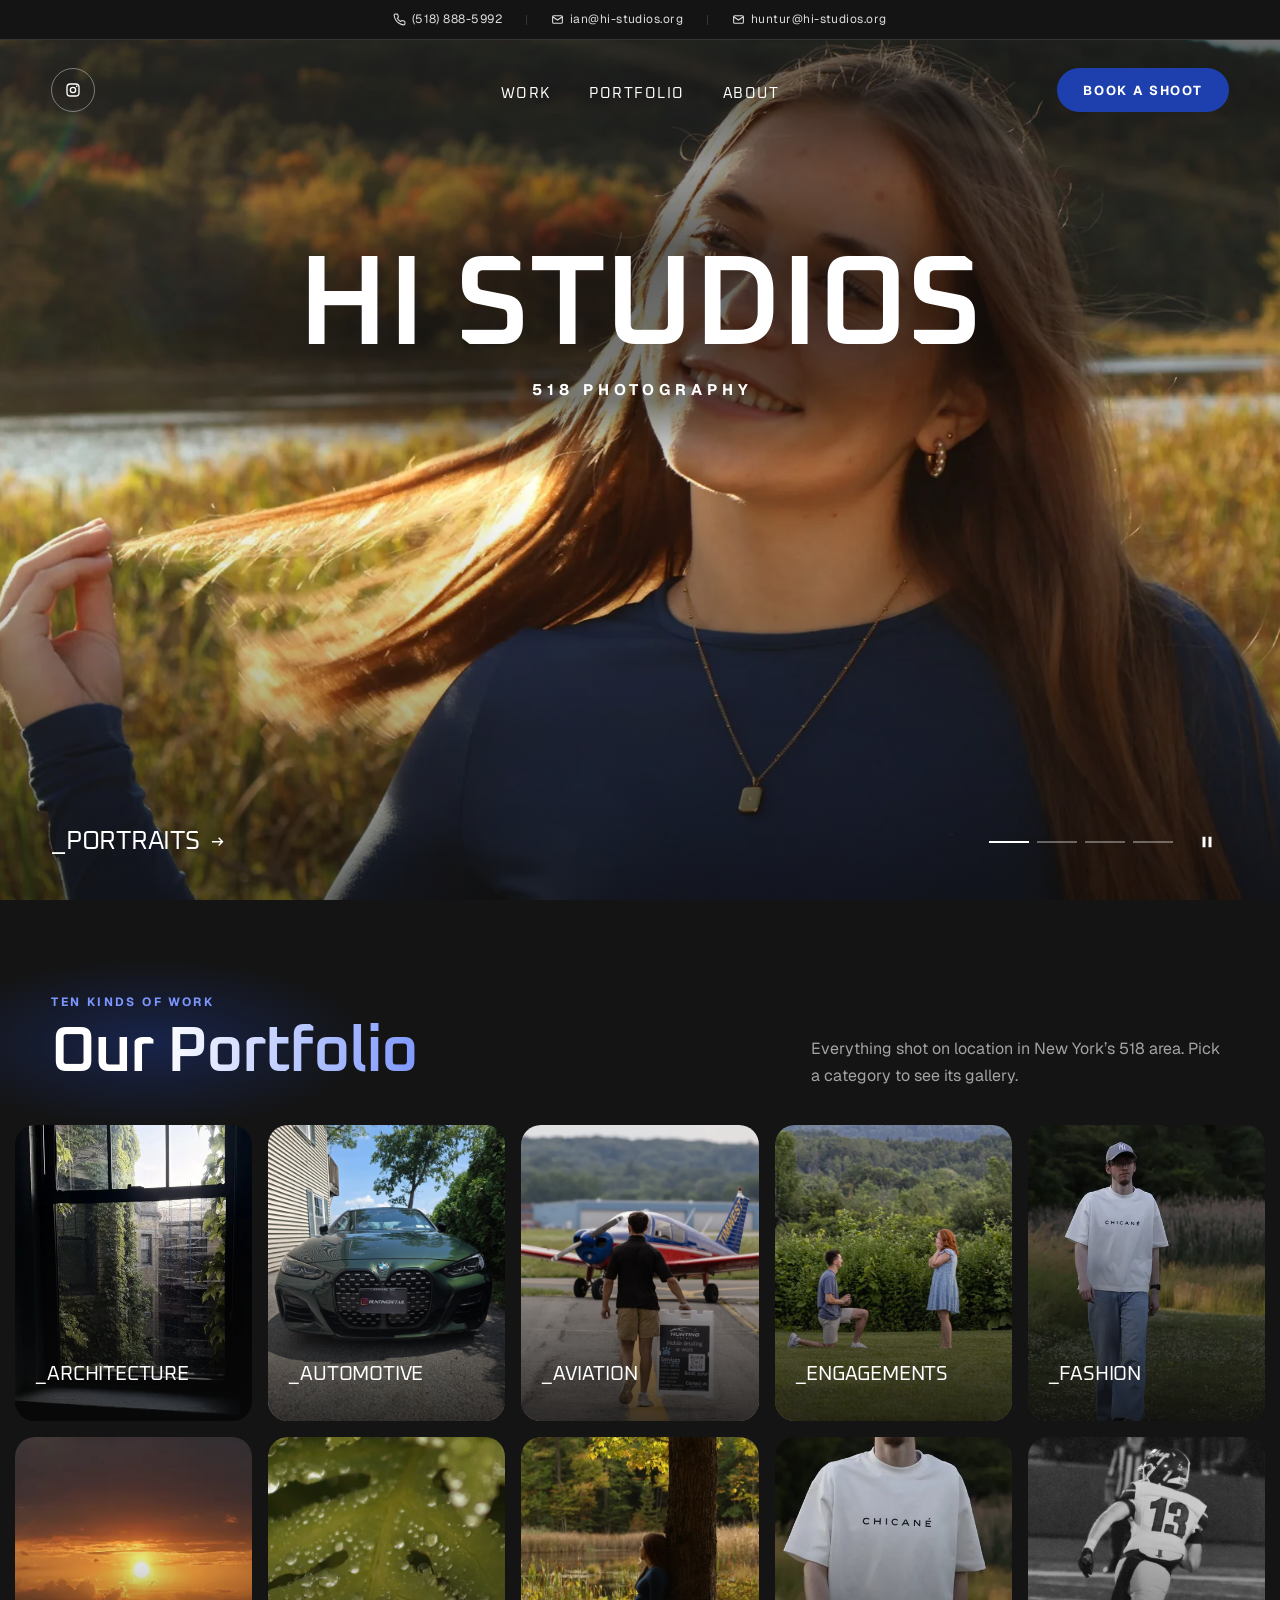
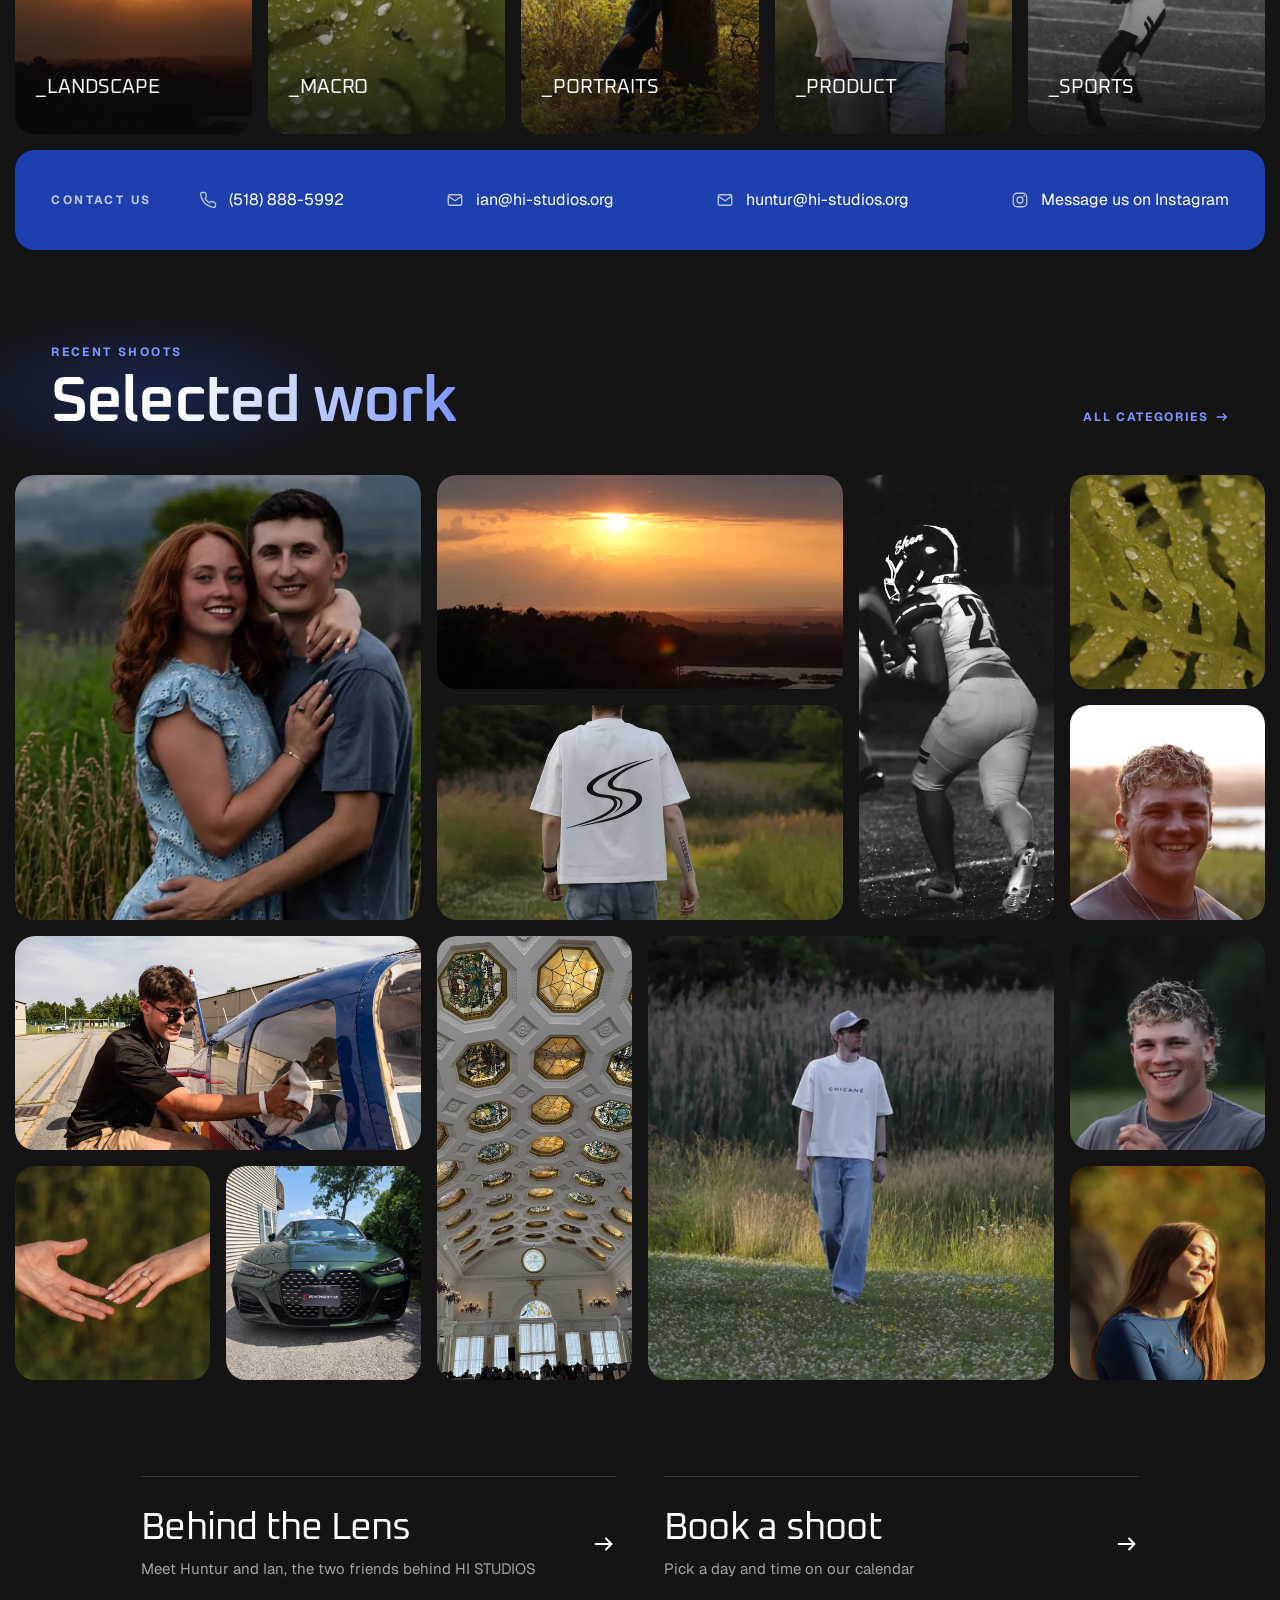
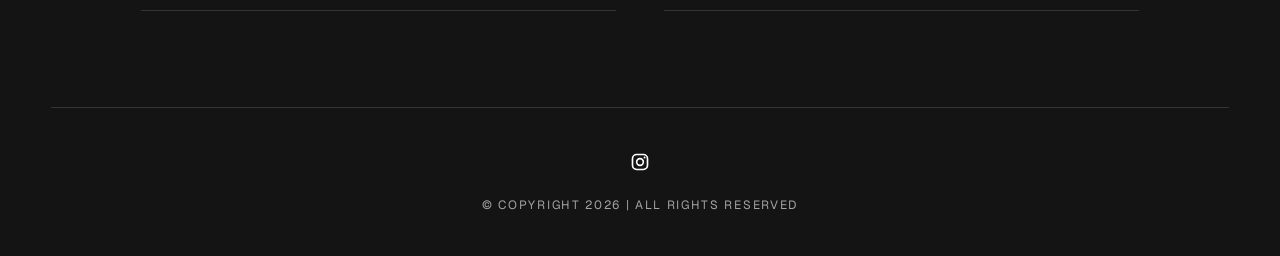
<file: index.html>
<!doctype html>
<!--
  Homepage built from DESIGN.md. The site's pages share styles.css,
  script.js, photos/ (your originals) and img/ (the web-size copies):
  - index.html: this page (hi-studios.org/)
  - portraits/index.html, sports/index.html, ...: one page per gallery
    (hi-studios.org/portraits/), generated by tools/build.py
  - about/index.html: Behind the Lens (hi-studios.org/about/)
  - book/index.html: Book a shoot (hi-studios.org/book/)

  To make it yours:
  - Name: HI STUDIOS (page titles, the name on the carousel, the menu, and
    the wordmark in the other pages' headers).
  - Search engines: each page's title and description are at the top of
    its <head>. The full links there (canonical, og:url, og:image), the
    data block below them, sitemap.xml and robots.txt all assume the site
    lives at https://hi-studios.org/. Change them if it moves.
  - Booking: "Book a shoot" opens the Book a shoot page, which embeds the
    Google Calendar booking page. Change availability, length or price
    in Google Calendar; nothing here needs editing.
  - Contact: phone (518) 888-5992 and the emails ian@hi-studios.org and
    huntur@hi-studios.org are in the bar at the top of every page, in the
    "Contact us" card under "Our Portfolio" and in the card on the Book a
    shoot page. The data block below lists the phone and Ian's email.
    Change them all if any of them changes. The cards also link to an
    Instagram message (ig.me/m/hi.studios.99).
  - Photos: the originals live in the photos/ folder, sorted by category.
    The pages show smaller WebP copies from img/, which tools/build.py
    makes (python3 tools/build.py). The same command writes the gallery
    pages from tools/galleries.json, which lists each gallery's photos
    in order. The About photo is photos/about/hi-studios.jpg (a square crop).
  - Carousel: the 4 rotating photos at the top are in the hero section
    below; each one's caption links to a gallery page. The category tiles and the
    "Selected work" mosaic further down say in a comment how to swap photos. The name and "518
    Photography" sit centered on top of them.
  - Text: the service descriptions are drafts to rewrite in your own words.
-->
<html lang="en">
<head>
  <meta charset="utf-8">
  <meta name="viewport" content="width=device-width, initial-scale=1">
  <meta name="theme-color" content="#141414">
  <title>HI STUDIOS | 518 Photography &amp; Video</title>
  <meta name="description" content="HI STUDIOS is Huntur and Ian, shooting photo and video in New York’s 518 area: portraits, engagements, sports, fashion, automotive, aviation and more.">
  <link rel="canonical" href="https://hi-studios.org/">
  <meta property="og:type" content="website">
  <meta property="og:site_name" content="HI STUDIOS">
  <meta property="og:title" content="HI STUDIOS | 518 Photography">
  <meta property="og:description" content="Huntur and Ian, shooting photo and video in New York’s 518 area: portraits, engagements, sports, fashion, automotive, aviation and more.">
  <meta property="og:url" content="https://hi-studios.org/">
  <meta property="og:image" content="https://hi-studios.org/img/engagements/hug-kneeling-1600.webp">
  <meta property="og:image:width" content="1600">
  <meta property="og:image:height" content="1066">
  <meta property="og:image:alt" content="A couple embracing on their knees in a field just after a proposal">
  <meta name="twitter:card" content="summary_large_image">
  <!-- Tells search engines who HI STUDIOS is and how to reach you -->
  <script type="application/ld+json">
  {
    "@context": "https://schema.org",
    "@graph": [
      {
        "@type": "Organization",
        "@id": "https://hi-studios.org/#organization",
        "name": "HI STUDIOS",
        "url": "https://hi-studios.org/",
        "description": "Photography and video by Huntur and Ian in New York’s 518 area.",
        "email": "ian@hi-studios.org",
        "telephone": "+1-518-888-5992",
        "image": "https://hi-studios.org/photos/about/hi-studios.jpg",
        "sameAs": ["https://www.instagram.com/hi.studios.99/"]
      },
      {
        "@type": "WebSite",
        "@id": "https://hi-studios.org/#website",
        "name": "HI STUDIOS",
        "url": "https://hi-studios.org/",
        "publisher": { "@id": "https://hi-studios.org/#organization" }
      }
    ]
  }
  </script>
  <link rel="icon" href="data:image/svg+xml,%3Csvg xmlns='http://www.w3.org/2000/svg' viewBox='0 0 32 32'%3E%3Crect width='32' height='32' fill='%230A0A0A'/%3E%3Crect x='7' y='22' width='18' height='3' fill='%23fff'/%3E%3C/svg%3E">
  <link rel="preconnect" href="https://fonts.googleapis.com">
  <link rel="preconnect" href="https://fonts.gstatic.com" crossorigin>
  <link rel="stylesheet" href="https://fonts.googleapis.com/css2?family=Oxanium:wght@400;600&family=Geist:wght@400;700&display=swap">
  <link rel="stylesheet" href="styles.css">
  <script src="script.js" defer></script>
</head>
<body>
  <a class="skip-link" href="#main">Skip to content</a>

  <div class="topbar">
    <a href="tel:+15188885992">
      <svg viewBox="0 0 24 24" fill="none" stroke="currentColor" stroke-width="2" stroke-linecap="round" stroke-linejoin="round" aria-hidden="true"><path d="M22 16.9v3a2 2 0 0 1-2.2 2 19.8 19.8 0 0 1-8.6-3.1 19.5 19.5 0 0 1-6-6A19.8 19.8 0 0 1 2.1 4.2 2 2 0 0 1 4.1 2h3a2 2 0 0 1 2 1.7c.1.9.4 1.8.7 2.7a2 2 0 0 1-.5 2.1L8 9.8a16 16 0 0 0 6 6l1.3-1.3a2 2 0 0 1 2.1-.4c.9.3 1.8.6 2.7.7a2 2 0 0 1 1.7 2z"/></svg>
      <span class="visually-hidden">Phone: </span>(518) 888-5992
    </a>
    <span class="topbar__sep" aria-hidden="true"></span>
    <span class="topbar__emails">
      <a href="mailto:ian@hi-studios.org">
        <svg viewBox="0 0 24 24" fill="none" stroke="currentColor" stroke-width="2" aria-hidden="true"><rect x="3" y="5" width="18" height="14" rx="2"/><path d="m3 7 9 6 9-6"/></svg>
        <span class="visually-hidden">Email: </span>ian@hi-studios.org
      </a>
      <span class="topbar__sep" aria-hidden="true"></span>
      <a href="mailto:huntur@hi-studios.org">
        <svg viewBox="0 0 24 24" fill="none" stroke="currentColor" stroke-width="2" aria-hidden="true"><rect x="3" y="5" width="18" height="14" rx="2"/><path d="m3 7 9 6 9-6"/></svg>
        <span class="visually-hidden">Email: </span>huntur@hi-studios.org
      </a>
    </span>
  </div>

  <header class="site-header">
    <ul class="socials" aria-label="Social links">
      <li>
        <a class="social-chip" href="https://www.instagram.com/hi.studios.99/" aria-label="Instagram">
          <svg viewBox="0 0 24 24" fill="none" stroke="currentColor" stroke-width="2" aria-hidden="true"><rect x="3" y="3" width="18" height="18" rx="5"/><circle cx="12" cy="12" r="4"/><circle cx="17.5" cy="6.5" r="1.2" fill="currentColor" stroke="none"/></svg>
        </a>
      </li>
    </ul>

    <!-- The homepage wordmark only shows in the sticky bar once the carousel
         scrolls away: on the carousel itself, the name is centered on the photos -->
    <div class="brand">
      <a class="wordmark wordmark--stuck" href="#top">HI STUDIOS</a>
      <nav class="site-nav" aria-label="Main">
        <a href="#work">Work</a>
        <a href="#portfolio">Portfolio</a>
        <a href="about/">About</a>
      </nav>
    </div>

    <a class="btn btn--pill header-cta" href="book/">Book a shoot</a>

    <button class="menu-toggle" type="button" aria-expanded="false" aria-controls="menu" aria-label="Open menu">
      <span></span><span></span>
    </button>
  </header>

  <dialog class="menu" id="menu" aria-label="Menu">
    <div class="menu__top">
      <span class="wordmark wordmark--small">HI STUDIOS</span>
      <button class="icon-button menu__close" type="button" aria-label="Close menu">
        <svg viewBox="0 0 24 24" fill="none" stroke="currentColor" stroke-width="1.5" aria-hidden="true"><path d="M5 5l14 14M19 5 5 19"/></svg>
      </button>
    </div>
    <nav class="menu__nav" aria-label="Main">
      <a href="#work">Work</a>
      <a href="#portfolio">Portfolio</a>
      <a href="about/">About</a>
    </nav>
    <div class="menu__bottom">
      <a class="btn btn--pill" href="book/">Book a shoot</a>
      <!-- script.js copies the header's social links in here -->
    </div>
  </dialog>

  <main id="main">
    <!-- Carousel of 4 key photos. To swap one, change its img (src, srcset,
         width, height, alt; the copies in img/ come from tools/build.py)
         and its caption: the link goes to that gallery's page and the text
         after the underscore is its label. -->
    <section class="hero" id="top" aria-roledescription="carousel" aria-label="Featured work">
      <h1 class="hero__title">
        <span class="hero__name">HI STUDIOS</span>
        <span class="hero__tagline">518 Photography</span>
      </h1>

      <div class="slides" aria-live="off">
        <figure class="slide is-active" role="group" aria-roledescription="slide" aria-label="1 of 4">
          <img src="img/portraits/hair-flip-lake-1600.webp" srcset="img/portraits/hair-flip-lake-800.webp 800w, img/portraits/hair-flip-lake-1600.webp 1600w" alt="Young woman laughing as she flips her hair beside a lake in autumn light" width="1600" height="1067" fetchpriority="high" sizes="100vw">
          <figcaption>
            <a class="slide__caption" href="portraits/"><span aria-hidden="true">_</span>Portraits<svg viewBox="0 0 16 16" fill="none" stroke="currentColor" stroke-width="1.5" aria-hidden="true"><path d="M2 8h11M9 4l4 4-4 4"/></svg></a>
          </figcaption>
        </figure>
        <figure class="slide" role="group" aria-roledescription="slide" aria-label="2 of 4" inert>
          <img src="img/engagements/hug-kneeling-1600.webp" srcset="img/engagements/hug-kneeling-800.webp 800w, img/engagements/hug-kneeling-1600.webp 1600w" alt="A couple embracing on their knees in a field just after a proposal" width="1600" height="1066" fetchpriority="low" decoding="async" sizes="100vw">
          <figcaption>
            <a class="slide__caption" href="engagements/"><span aria-hidden="true">_</span>Engagements<svg viewBox="0 0 16 16" fill="none" stroke="currentColor" stroke-width="1.5" aria-hidden="true"><path d="M2 8h11M9 4l4 4-4 4"/></svg></a>
          </figcaption>
        </figure>
        <figure class="slide" role="group" aria-roledescription="slide" aria-label="3 of 4" inert>
          <img src="img/sports/qb-run-color-1600.webp" srcset="img/sports/qb-run-color-800.webp 800w, img/sports/qb-run-color-1600.webp 1600w" alt="Quarterback breaking into a run under Friday night lights" width="1600" height="1067" fetchpriority="low" decoding="async" sizes="100vw">
          <figcaption>
            <a class="slide__caption" href="sports/"><span aria-hidden="true">_</span>Sports<svg viewBox="0 0 16 16" fill="none" stroke="currentColor" stroke-width="1.5" aria-hidden="true"><path d="M2 8h11M9 4l4 4-4 4"/></svg></a>
          </figcaption>
        </figure>
        <figure class="slide" role="group" aria-roledescription="slide" aria-label="4 of 4" inert>
          <img src="img/fashion/walk-away-reeds-1600.webp" srcset="img/fashion/walk-away-reeds-800.webp 800w, img/fashion/walk-away-reeds-1600.webp 1600w" alt="A man in a gray cap walking away down a grassy path, a black S logo on the back of his white tee" width="1600" height="1066" fetchpriority="low" decoding="async" sizes="100vw">
          <figcaption>
            <a class="slide__caption" href="fashion/"><span aria-hidden="true">_</span>Fashion<svg viewBox="0 0 16 16" fill="none" stroke="currentColor" stroke-width="1.5" aria-hidden="true"><path d="M2 8h11M9 4l4 4-4 4"/></svg></a>
          </figcaption>
        </figure>
      </div>

      <div class="carousel-controls">
        <div class="dots" role="group" aria-label="Choose a photo">
          <button class="dot is-active" type="button" aria-label="Photo 1 of 4: Portraits" aria-current="true"><span></span></button>
          <button class="dot" type="button" aria-label="Photo 2 of 4: Engagements"><span></span></button>
          <button class="dot" type="button" aria-label="Photo 3 of 4: Sports"><span></span></button>
          <button class="dot" type="button" aria-label="Photo 4 of 4: Fashion"><span></span></button>
        </div>
        <button class="carousel-toggle" type="button" aria-label="Pause slideshow">
          <svg class="icon-pause" viewBox="0 0 24 24" fill="currentColor" aria-hidden="true"><rect x="6" y="5" width="4" height="14"/><rect x="14" y="5" width="4" height="14"/></svg>
          <svg class="icon-play" viewBox="0 0 24 24" fill="currentColor" aria-hidden="true"><path d="M7 5v14l12-7z"/></svg>
        </button>
      </div>
    </section>

    <section class="portfolio" id="portfolio" aria-labelledby="portfolio-title">
      <div class="section-head" data-reveal="0">
        <h2 id="portfolio-title"><span class="eyebrow">Ten kinds of work</span><span class="display">Our Portfolio</span></h2>
        <p class="section-head__text">Everything shot on location in New York’s 518 area. Pick a category to see its gallery.</p>
      </div>
      <!-- One cover photo per category. To swap one, change its img (src,
           srcset, width, height; the copies in img/ come from tools/build.py).
           Each tile links to that category's own page, e.g. portraits/ -->
      <ul class="categories">
        <li data-reveal="0">
          <a class="category" href="architecture/">
            <img src="img/architecture/window-ivy-800.webp" srcset="img/architecture/window-ivy-800.webp 800w, img/architecture/window-ivy-1600.webp 1600w" alt="" width="450" height="800" loading="lazy" sizes="(min-width: 1024px) 20vw, (min-width: 768px) 33vw, 50vw">
            <span class="category__body">
              <span class="category__name">Architecture</span>
              <span class="category__text">Interiors and buildings, from grand halls to small rooms.</span>
            </span>
          </a>
        </li>
        <li data-reveal="1">
          <a class="category" href="automotive/">
            <img src="img/automotive/bmw-front-800.webp" srcset="img/automotive/bmw-front-800.webp 800w, img/automotive/bmw-front-1600.webp 1600w" alt="" width="600" height="800" loading="lazy" sizes="(min-width: 1024px) 20vw, (min-width: 768px) 33vw, 50vw">
            <span class="category__body">
              <span class="category__name">Automotive</span>
              <span class="category__text">Cars on location, lit to show off the paint and the lines.</span>
            </span>
          </a>
        </li>
        <li data-reveal="2">
          <a class="category" href="aviation/">
            <img src="img/aviation/walk-sign-800.webp" srcset="img/aviation/walk-sign-800.webp 800w, img/aviation/walk-sign-1600.webp 1600w" alt="" width="640" height="800" loading="lazy" sizes="(min-width: 1024px) 20vw, (min-width: 768px) 33vw, 50vw">
            <span class="category__body">
              <span class="category__name">Aviation</span>
              <span class="category__text">Planes on the ramp, detailing in action and portraits with the aircraft.</span>
            </span>
          </a>
        </li>
        <li data-reveal="3">
          <a class="category" href="engagements/">
            <img src="img/engagements/proposal-kneel-800.webp" srcset="img/engagements/proposal-kneel-800.webp 800w, img/engagements/proposal-kneel-1600.webp 1600w" alt="" width="800" height="533" loading="lazy" sizes="(min-width: 1024px) 20vw, (min-width: 768px) 33vw, 50vw">
            <span class="category__body">
              <span class="category__name">Engagements</span>
              <span class="category__text">Proposals and engagement sessions: the moment, the ring, the two of you.</span>
            </span>
          </a>
        </li>
        <li data-reveal="4">
          <a class="category" href="fashion/">
            <img src="img/fashion/walk-toward-cap-800.webp" srcset="img/fashion/walk-toward-cap-800.webp 800w, img/fashion/walk-toward-cap-1600.webp 1600w" alt="" width="800" height="533" loading="lazy" sizes="(min-width: 1024px) 20vw, (min-width: 768px) 33vw, 50vw">
            <span class="category__body">
              <span class="category__name">Fashion</span>
              <span class="category__text">Lookbooks and campaign shoots in natural light.</span>
            </span>
          </a>
        </li>
        <li data-reveal="0">
          <a class="category" href="landscape/">
            <img src="img/landscape/sunset-sun-800.webp" srcset="img/landscape/sunset-sun-800.webp 800w, img/landscape/sunset-sun-1600.webp 1600w" alt="" width="800" height="533" loading="lazy" sizes="(min-width: 1024px) 20vw, (min-width: 768px) 33vw, 50vw">
            <span class="category__body">
              <span class="category__name">Landscape</span>
              <span class="category__text">Coastlines, wetlands and wide-open skies.</span>
            </span>
          </a>
        </li>
        <li data-reveal="1">
          <a class="category" href="macro/">
            <img src="img/macro/fern-drops-800.webp" srcset="img/macro/fern-drops-800.webp 800w, img/macro/fern-drops-1600.webp 1600w" alt="" width="800" height="533" loading="lazy" sizes="(min-width: 1024px) 20vw, (min-width: 768px) 33vw, 50vw">
            <span class="category__body">
              <span class="category__name">Macro</span>
              <span class="category__text">Close-ups of the small things you would walk right past.</span>
            </span>
          </a>
        </li>
        <li data-reveal="2">
          <a class="category" href="portraits/">
            <img src="img/portraits/tree-lean-pond-800.webp" srcset="img/portraits/tree-lean-pond-800.webp 800w, img/portraits/tree-lean-pond-1600.webp 1600w" alt="" width="533" height="800" loading="lazy" sizes="(min-width: 1024px) 20vw, (min-width: 768px) 33vw, 50vw">
            <span class="category__body">
              <span class="category__name">Portraits</span>
              <span class="category__text">Relaxed, natural portraits outdoors.</span>
            </span>
          </a>
        </li>
        <li data-reveal="3">
          <a class="category" href="product/">
            <img src="img/product/front-print-detail-800.webp" srcset="img/product/front-print-detail-800.webp 800w, img/product/front-print-detail-1600.webp 1600w" alt="" width="800" height="533" loading="lazy" sizes="(min-width: 1024px) 20vw, (min-width: 768px) 33vw, 50vw">
            <span class="category__body">
              <span class="category__name">Product</span>
              <span class="category__text">Clean close-ups of products, prints and logos.</span>
            </span>
          </a>
        </li>
        <li data-reveal="4">
          <a class="category" href="sports/">
            <img src="img/sports/number-13-run-800.webp" srcset="img/sports/number-13-run-800.webp 800w, img/sports/number-13-run-1600.webp 1600w" alt="" width="638" height="800" loading="lazy" sizes="(min-width: 1024px) 20vw, (min-width: 768px) 33vw, 50vw">
            <span class="category__body">
              <span class="category__name">Sports</span>
              <span class="category__text">Games from the sideline under the lights, plus player portraits.</span>
            </span>
          </a>
        </li>
      </ul>
      <div class="contact-card contact-card--band" id="contact" data-reveal="0">
        <h3 class="contact-card__title">Contact us</h3>
        <ul class="contact-card__list">
          <li>
            <a href="tel:+15188885992">
              <svg viewBox="0 0 24 24" fill="none" stroke="currentColor" stroke-width="1.75" stroke-linecap="round" stroke-linejoin="round" aria-hidden="true"><path d="M22 16.9v3a2 2 0 0 1-2.2 2 19.8 19.8 0 0 1-8.6-3.1 19.5 19.5 0 0 1-6-6A19.8 19.8 0 0 1 2.1 4.2 2 2 0 0 1 4.1 2h3a2 2 0 0 1 2 1.7c.1.9.4 1.8.7 2.7a2 2 0 0 1-.5 2.1L8 9.8a16 16 0 0 0 6 6l1.3-1.3a2 2 0 0 1 2.1-.4c.9.3 1.8.6 2.7.7a2 2 0 0 1 1.7 2z"/></svg>
              <span class="visually-hidden">Phone: </span>(518) 888-5992
            </a>
          </li>
          <li>
            <a href="mailto:ian@hi-studios.org">
              <svg viewBox="0 0 24 24" fill="none" stroke="currentColor" stroke-width="1.75" aria-hidden="true"><rect x="3" y="5" width="18" height="14" rx="2"/><path d="m3 7 9 6 9-6"/></svg>
              <span class="visually-hidden">Email: </span>ian@hi-studios.org
            </a>
          </li>
          <li>
            <a href="mailto:huntur@hi-studios.org">
              <svg viewBox="0 0 24 24" fill="none" stroke="currentColor" stroke-width="1.75" aria-hidden="true"><rect x="3" y="5" width="18" height="14" rx="2"/><path d="m3 7 9 6 9-6"/></svg>
              <span class="visually-hidden">Email: </span>huntur@hi-studios.org
            </a>
          </li>
          <li>
            <a href="https://ig.me/m/hi.studios.99">
              <svg viewBox="0 0 24 24" fill="none" stroke="currentColor" stroke-width="1.75" aria-hidden="true"><rect x="3" y="3" width="18" height="18" rx="5"/><circle cx="12" cy="12" r="4"/><circle cx="17.5" cy="6.5" r="1.2" fill="currentColor" stroke="none"/></svg>
              Message us on Instagram
            </a>
          </li>
        </ul>
      </div>
    </section>

    <section class="work" id="work" aria-labelledby="work-title">
      <div class="section-head" data-reveal="0">
        <h2 id="work-title"><span class="eyebrow">Recent shoots</span><span class="display">Selected work</span></h2>
        <a class="section-head__link" href="#portfolio">All categories<svg viewBox="0 0 16 16" fill="none" stroke="currentColor" stroke-width="1.5" aria-hidden="true"><path d="M2 8h11M9 4l4 4-4 4"/></svg></a>
      </div>
      <!-- Mixed-size mosaic. Sizes: mosaic__item--big (2x2), --wide (2x1),
           --tall (1x2), or none (1x1). Any photo opens in the viewer. -->
      <ul class="mosaic">
        <li class="mosaic__item mosaic__item--big" data-reveal="0"><a class="tile" href="img/engagements/couple-portrait-1600.webp"><img src="img/engagements/couple-portrait-800.webp" srcset="img/engagements/couple-portrait-800.webp 800w, img/engagements/couple-portrait-1600.webp 1600w" alt="Engaged couple smiling together in a field of tall grass" width="800" height="533" loading="lazy" sizes="(min-width: 1024px) 33vw, 50vw"></a></li>
        <li class="mosaic__item mosaic__item--wide" data-reveal="1"><a class="tile" href="img/landscape/sunset-clouds-1600.webp"><img src="img/landscape/sunset-clouds-800.webp" srcset="img/landscape/sunset-clouds-800.webp 800w, img/landscape/sunset-clouds-1600.webp 1600w" alt="Sunset over the water with streaks of pink cloud" width="800" height="533" loading="lazy" sizes="(min-width: 1024px) 33vw, 50vw"></a></li>
        <li class="mosaic__item mosaic__item--tall" data-reveal="2"><a class="tile" href="img/sports/ball-carrier-1600.webp"><img src="img/sports/ball-carrier-800.webp" srcset="img/sports/ball-carrier-800.webp 800w, img/sports/ball-carrier-1600.webp 1600w" alt="Football player carrying the ball under stadium lights" width="513" height="800" loading="lazy" sizes="(min-width: 1024px) 17vw, (min-width: 768px) 25vw, 50vw"></a></li>
        <li class="mosaic__item" data-reveal="3"><a class="tile" href="img/macro/fern-fronds-1600.webp"><img src="img/macro/fern-fronds-800.webp" srcset="img/macro/fern-fronds-800.webp 800w, img/macro/fern-fronds-1600.webp 1600w" alt="Close-up of fern fronds" width="800" height="533" loading="lazy" sizes="(min-width: 1024px) 17vw, (min-width: 768px) 25vw, 50vw"></a></li>
        <li class="mosaic__item mosaic__item--wide" data-reveal="0"><a class="tile" href="img/product/back-print-closeup-1600.webp"><img src="img/product/back-print-closeup-800.webp" srcset="img/product/back-print-closeup-800.webp 800w, img/product/back-print-closeup-1600.webp 1600w" alt="Back of a white tee with a black S-curve print" width="800" height="533" loading="lazy" sizes="(min-width: 1024px) 33vw, 50vw"></a></li>
        <li class="mosaic__item" data-reveal="1"><a class="tile" href="img/portraits/golden-closeup-1600.webp"><img src="img/portraits/golden-closeup-800.webp" srcset="img/portraits/golden-closeup-800.webp 800w, img/portraits/golden-closeup-1600.webp 1600w" alt="Smiling young man with curly blond hair at golden hour" width="800" height="533" loading="lazy" sizes="(min-width: 1024px) 17vw, (min-width: 768px) 25vw, 50vw"></a></li>
        <li class="mosaic__item mosaic__item--wide" data-reveal="2"><a class="tile" href="img/aviation/window-wipe-1600.webp"><img src="img/aviation/window-wipe-800.webp" srcset="img/aviation/window-wipe-800.webp 800w, img/aviation/window-wipe-1600.webp 1600w" alt="Person in sunglasses wiping down the window of a blue and red light aircraft" width="800" height="533" loading="lazy" sizes="(min-width: 1024px) 33vw, 50vw"></a></li>
        <li class="mosaic__item mosaic__item--tall" data-reveal="3"><a class="tile" href="img/architecture/ceiling-1600.webp"><img src="img/architecture/ceiling-800.webp" srcset="img/architecture/ceiling-800.webp 800w, img/architecture/ceiling-1600.webp 1600w" alt="Ornate ceiling of octagonal stained-glass panels" width="600" height="800" loading="lazy" sizes="(min-width: 1024px) 17vw, (min-width: 768px) 25vw, 50vw"></a></li>
        <li class="mosaic__item mosaic__item--big" data-reveal="0"><a class="tile" href="img/fashion/walk-glance-1600.webp"><img src="img/fashion/walk-glance-800.webp" srcset="img/fashion/walk-glance-800.webp 800w, img/fashion/walk-glance-1600.webp 1600w" alt="Model in a cap glancing back on a grassy path" width="800" height="533" loading="lazy" sizes="(min-width: 1024px) 33vw, 50vw"></a></li>
        <li class="mosaic__item" data-reveal="1"><a class="tile" href="img/portraits/laugh-green-1600.webp"><img src="img/portraits/laugh-green-800.webp" srcset="img/portraits/laugh-green-800.webp 800w, img/portraits/laugh-green-1600.webp 1600w" alt="Young woman laughing in front of green foliage" width="800" height="533" loading="lazy" sizes="(min-width: 1024px) 17vw, (min-width: 768px) 25vw, 50vw"></a></li>
        <li class="mosaic__item" data-reveal="2"><a class="tile" href="img/engagements/ring-hands-1600.webp"><img src="img/engagements/ring-hands-800.webp" srcset="img/engagements/ring-hands-800.webp 800w, img/engagements/ring-hands-1600.webp 1600w" alt="Close-up of two hands and an engagement ring" width="800" height="533" loading="lazy" sizes="(min-width: 1024px) 17vw, (min-width: 768px) 25vw, 50vw"></a></li>
        <li class="mosaic__item" data-reveal="3"><a class="tile" href="img/automotive/bmw-front-1600.webp"><img src="img/automotive/bmw-front-800.webp" srcset="img/automotive/bmw-front-800.webp 800w, img/automotive/bmw-front-1600.webp 1600w" alt="Front of a dark green BMW on a driveway" width="600" height="800" loading="lazy" sizes="(min-width: 1024px) 17vw, (min-width: 768px) 25vw, 50vw"></a></li>
        <li class="mosaic__item" data-reveal="0"><a class="tile" href="img/portraits/sunlit-eyes-closed-1600.webp"><img src="img/portraits/sunlit-eyes-closed-800.webp" srcset="img/portraits/sunlit-eyes-closed-800.webp 800w, img/portraits/sunlit-eyes-closed-1600.webp 1600w" alt="Young woman with her eyes closed in warm sunlight" width="800" height="533" loading="lazy" sizes="(min-width: 1024px) 17vw, (min-width: 768px) 25vw, 50vw"></a></li>
      </ul>
    </section>

    <!-- Links to the site's other pages -->
    <nav class="page-links" aria-label="More from HI STUDIOS" data-reveal="0">
      <a class="page-link" href="about/">
        <span class="page-link__title">Behind the Lens</span>
        <span class="page-link__text">Meet Huntur and Ian, the two friends behind HI STUDIOS</span>
        <svg viewBox="0 0 16 16" fill="none" stroke="currentColor" stroke-width="1.25" aria-hidden="true"><path d="M2 8h11M9 4l4 4-4 4"/></svg>
      </a>
      <a class="page-link" href="book/">
        <span class="page-link__title">Book a shoot</span>
        <span class="page-link__text">Pick a day and time on our calendar</span>
        <svg viewBox="0 0 16 16" fill="none" stroke="currentColor" stroke-width="1.25" aria-hidden="true"><path d="M2 8h11M9 4l4 4-4 4"/></svg>
      </a>
    </nav>
  </main>

  <footer class="site-footer">
    <ul class="socials socials--footer" aria-label="Social links">
      <li>
        <a href="https://www.instagram.com/hi.studios.99/" aria-label="Instagram">
          <svg viewBox="0 0 24 24" fill="none" stroke="currentColor" stroke-width="2" aria-hidden="true"><rect x="3" y="3" width="18" height="18" rx="5"/><circle cx="12" cy="12" r="4"/><circle cx="17.5" cy="6.5" r="1.2" fill="currentColor" stroke="none"/></svg>
        </a>
      </li>
    </ul>
    <p>© Copyright <span data-year>2026</span> | All rights reserved</p>
  </footer>

  <dialog class="lightbox" aria-label="Photo viewer">
    <button class="icon-button lightbox__close" type="button" aria-label="Close">
      <svg viewBox="0 0 24 24" fill="none" stroke="currentColor" stroke-width="1.5" aria-hidden="true"><path d="M5 5l14 14M19 5 5 19"/></svg>
    </button>
    <button class="icon-button lightbox__prev" type="button" aria-label="Previous photo">
      <svg viewBox="0 0 24 24" fill="none" stroke="currentColor" stroke-width="1.5" aria-hidden="true"><path d="m15 5-7 7 7 7"/></svg>
    </button>
    <!-- The previous and next photos peek in from the sides on wide screens -->
    <img class="lightbox__peek lightbox__peek--prev" alt="" aria-hidden="true">
    <figure class="lightbox__stage">
      <img class="lightbox__img" alt="">
      <figcaption class="lightbox__count"></figcaption>
    </figure>
    <img class="lightbox__peek lightbox__peek--next" alt="" aria-hidden="true">
    <div class="lightbox__progress" aria-hidden="true"><span></span></div>
    <button class="icon-button lightbox__next" type="button" aria-label="Next photo">
      <svg viewBox="0 0 24 24" fill="none" stroke="currentColor" stroke-width="1.5" aria-hidden="true"><path d="m9 5 7 7-7 7"/></svg>
    </button>
  </dialog>
</body>
</html>
</file>
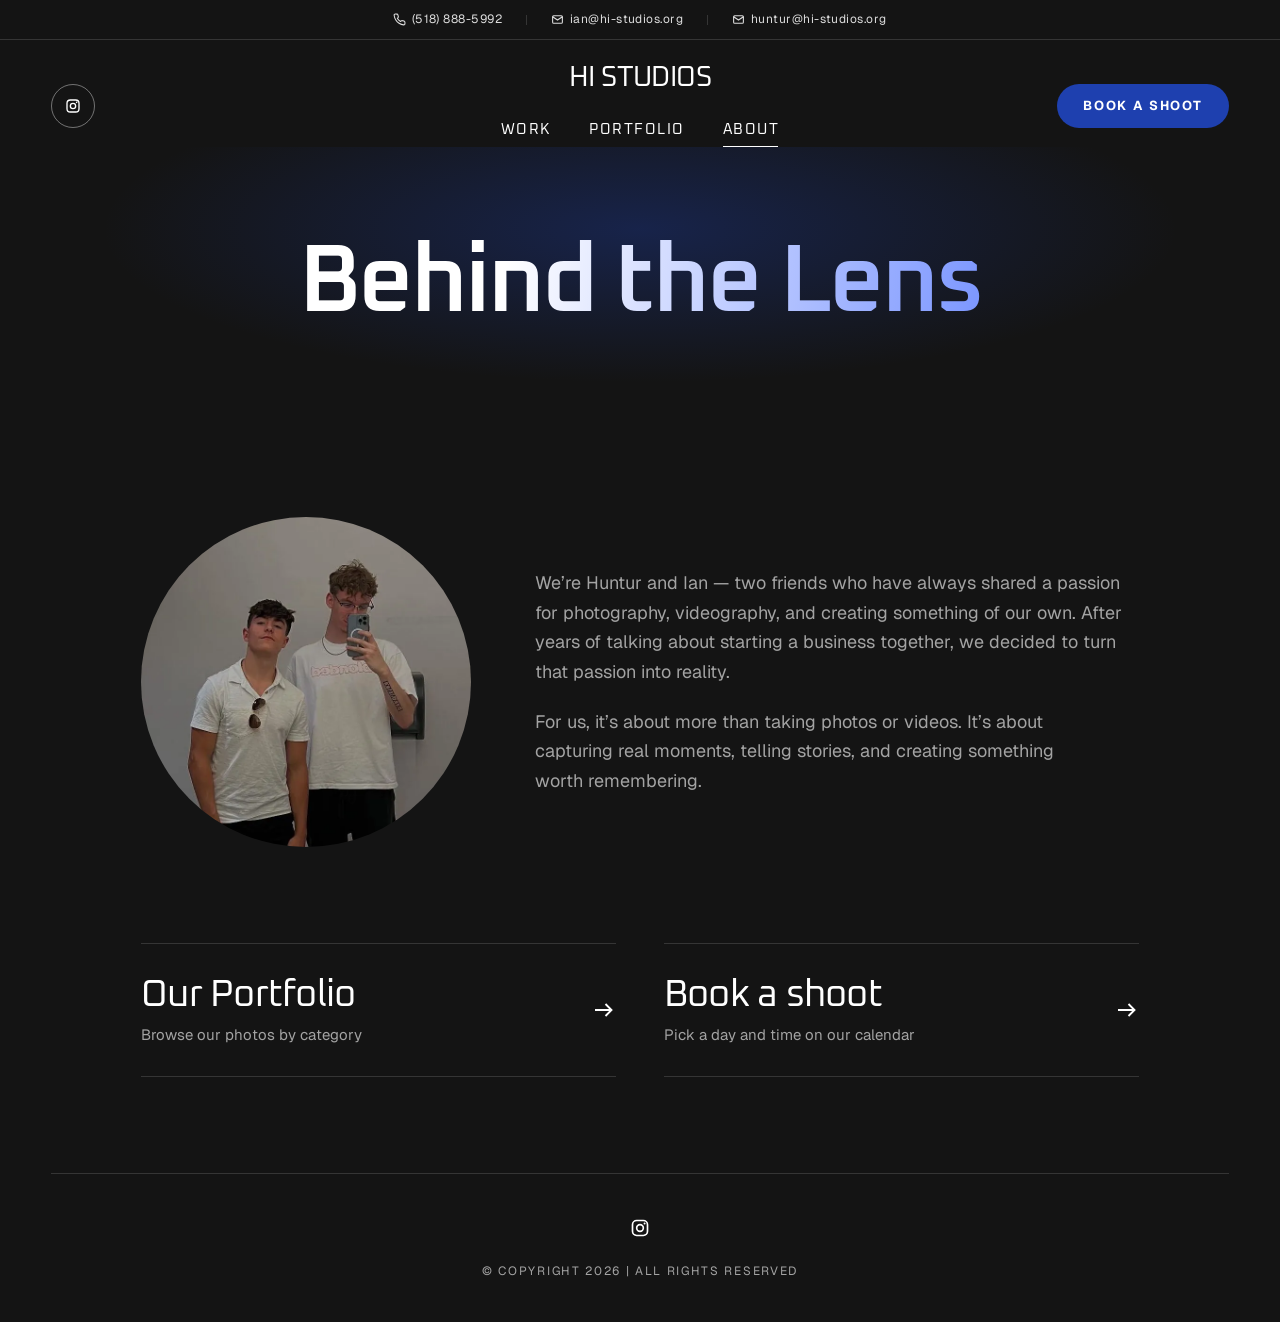
<file: about/index.html>
<!doctype html>
<!--
  Behind the Lens page: hi-studios.org/about/

  It shares styles.css, script.js and the photos/ folder with the
  homepage, one folder up, so paths here start with ../
  The top bar's phone number and emails are on every page: if any of them
  changes, update index.html, about/index.html and book/index.html.
-->
<html lang="en">
<head>
  <meta charset="utf-8">
  <meta name="viewport" content="width=device-width, initial-scale=1">
  <meta name="theme-color" content="#141414">
  <title>Behind the Lens | HI STUDIOS 518 Photography</title>
  <meta name="description" content="Meet Huntur and Ian, the two friends behind HI STUDIOS, a photography and video team in New York’s 518 area.">
  <link rel="canonical" href="https://hi-studios.org/about/">
  <meta property="og:type" content="website">
  <meta property="og:site_name" content="HI STUDIOS">
  <meta property="og:title" content="Behind the Lens | HI STUDIOS">
  <meta property="og:description" content="Meet Huntur and Ian, the two friends behind HI STUDIOS.">
  <meta property="og:url" content="https://hi-studios.org/about/">
  <meta property="og:image" content="https://hi-studios.org/photos/about/hi-studios.jpg">
  <meta property="og:image:width" content="700">
  <meta property="og:image:height" content="700">
  <meta property="og:image:alt" content="Huntur and Ian, the two friends behind HI STUDIOS, taking a mirror selfie">
  <meta name="twitter:card" content="summary">
  <link rel="icon" href="data:image/svg+xml,%3Csvg xmlns='http://www.w3.org/2000/svg' viewBox='0 0 32 32'%3E%3Crect width='32' height='32' fill='%230A0A0A'/%3E%3Crect x='7' y='22' width='18' height='3' fill='%23fff'/%3E%3C/svg%3E">
  <link rel="preconnect" href="https://fonts.googleapis.com">
  <link rel="preconnect" href="https://fonts.gstatic.com" crossorigin>
  <link rel="stylesheet" href="https://fonts.googleapis.com/css2?family=Oxanium:wght@400;600&family=Geist:wght@400;700&display=swap">
  <link rel="stylesheet" href="../styles.css">
  <script src="../script.js" defer></script>
</head>
<body class="page-inner">
  <a class="skip-link" href="#main">Skip to content</a>

  <div class="topbar">
    <a href="tel:+15188885992">
      <svg viewBox="0 0 24 24" fill="none" stroke="currentColor" stroke-width="2" stroke-linecap="round" stroke-linejoin="round" aria-hidden="true"><path d="M22 16.9v3a2 2 0 0 1-2.2 2 19.8 19.8 0 0 1-8.6-3.1 19.5 19.5 0 0 1-6-6A19.8 19.8 0 0 1 2.1 4.2 2 2 0 0 1 4.1 2h3a2 2 0 0 1 2 1.7c.1.9.4 1.8.7 2.7a2 2 0 0 1-.5 2.1L8 9.8a16 16 0 0 0 6 6l1.3-1.3a2 2 0 0 1 2.1-.4c.9.3 1.8.6 2.7.7a2 2 0 0 1 1.7 2z"/></svg>
      <span class="visually-hidden">Phone: </span>(518) 888-5992
    </a>
    <span class="topbar__sep" aria-hidden="true"></span>
    <span class="topbar__emails">
      <a href="mailto:ian@hi-studios.org">
        <svg viewBox="0 0 24 24" fill="none" stroke="currentColor" stroke-width="2" aria-hidden="true"><rect x="3" y="5" width="18" height="14" rx="2"/><path d="m3 7 9 6 9-6"/></svg>
        <span class="visually-hidden">Email: </span>ian@hi-studios.org
      </a>
      <span class="topbar__sep" aria-hidden="true"></span>
      <a href="mailto:huntur@hi-studios.org">
        <svg viewBox="0 0 24 24" fill="none" stroke="currentColor" stroke-width="2" aria-hidden="true"><rect x="3" y="5" width="18" height="14" rx="2"/><path d="m3 7 9 6 9-6"/></svg>
        <span class="visually-hidden">Email: </span>huntur@hi-studios.org
      </a>
    </span>
  </div>

  <header class="site-header">
    <ul class="socials" aria-label="Social links">
      <li>
        <a class="social-chip" href="https://www.instagram.com/hi.studios.99/" aria-label="Instagram">
          <svg viewBox="0 0 24 24" fill="none" stroke="currentColor" stroke-width="2" aria-hidden="true"><rect x="3" y="3" width="18" height="18" rx="5"/><circle cx="12" cy="12" r="4"/><circle cx="17.5" cy="6.5" r="1.2" fill="currentColor" stroke="none"/></svg>
        </a>
      </li>
    </ul>

    <div class="brand">
      <a class="wordmark" href="../">HI STUDIOS</a>
      <nav class="site-nav" aria-label="Main">
        <a href="../#work">Work</a>
        <a href="../#portfolio">Portfolio</a>
        <a href="./" aria-current="page">About</a>
      </nav>
    </div>

    <a class="btn btn--pill header-cta" href="../book/">Book a shoot</a>

    <button class="menu-toggle" type="button" aria-expanded="false" aria-controls="menu" aria-label="Open menu">
      <span></span><span></span>
    </button>
  </header>

  <dialog class="menu" id="menu" aria-label="Menu">
    <div class="menu__top">
      <a class="wordmark wordmark--small" href="../">HI STUDIOS</a>
      <button class="icon-button menu__close" type="button" aria-label="Close menu">
        <svg viewBox="0 0 24 24" fill="none" stroke="currentColor" stroke-width="1.5" aria-hidden="true"><path d="M5 5l14 14M19 5 5 19"/></svg>
      </button>
    </div>
    <nav class="menu__nav" aria-label="Main">
      <a href="../#work">Work</a>
      <a href="../#portfolio">Portfolio</a>
      <a href="./" aria-current="page">About</a>
    </nav>
    <div class="menu__bottom">
      <a class="btn btn--pill" href="../book/">Book a shoot</a>
      <!-- script.js copies the header's social links in here -->
    </div>
  </dialog>

  <main id="main">
    <div class="page-head">
      <h1 class="display">Behind the Lens</h1>
    </div>

    <section class="about">
      <img class="about__portrait" src="../img/about/hi-studios-800.webp" alt="Huntur and Ian, the two friends behind HI STUDIOS, taking a mirror selfie" width="700" height="700">
      <div class="about__text">
        <p>We’re Huntur and Ian — two friends who have always shared a passion for photography, videography, and creating something of our own. After years of talking about starting a business together, we decided to turn that passion into reality.</p>
        <p>For us, it’s about more than taking photos or videos. It’s about capturing real moments, telling stories, and creating something worth remembering.</p>
      </div>
    </section>

    <nav class="page-links" aria-label="More from HI STUDIOS">
      <a class="page-link" href="../#portfolio">
        <span class="page-link__title">Our Portfolio</span>
        <span class="page-link__text">Browse our photos by category</span>
        <svg viewBox="0 0 16 16" fill="none" stroke="currentColor" stroke-width="1.25" aria-hidden="true"><path d="M2 8h11M9 4l4 4-4 4"/></svg>
      </a>
      <a class="page-link" href="../book/">
        <span class="page-link__title">Book a shoot</span>
        <span class="page-link__text">Pick a day and time on our calendar</span>
        <svg viewBox="0 0 16 16" fill="none" stroke="currentColor" stroke-width="1.25" aria-hidden="true"><path d="M2 8h11M9 4l4 4-4 4"/></svg>
      </a>
    </nav>
  </main>

  <footer class="site-footer">
    <ul class="socials socials--footer" aria-label="Social links">
      <li>
        <a href="https://www.instagram.com/hi.studios.99/" aria-label="Instagram">
          <svg viewBox="0 0 24 24" fill="none" stroke="currentColor" stroke-width="2" aria-hidden="true"><rect x="3" y="3" width="18" height="18" rx="5"/><circle cx="12" cy="12" r="4"/><circle cx="17.5" cy="6.5" r="1.2" fill="currentColor" stroke="none"/></svg>
        </a>
      </li>
    </ul>
    <p>© Copyright <span data-year>2026</span> | All rights reserved</p>
  </footer>
</body>
</html>
</file>
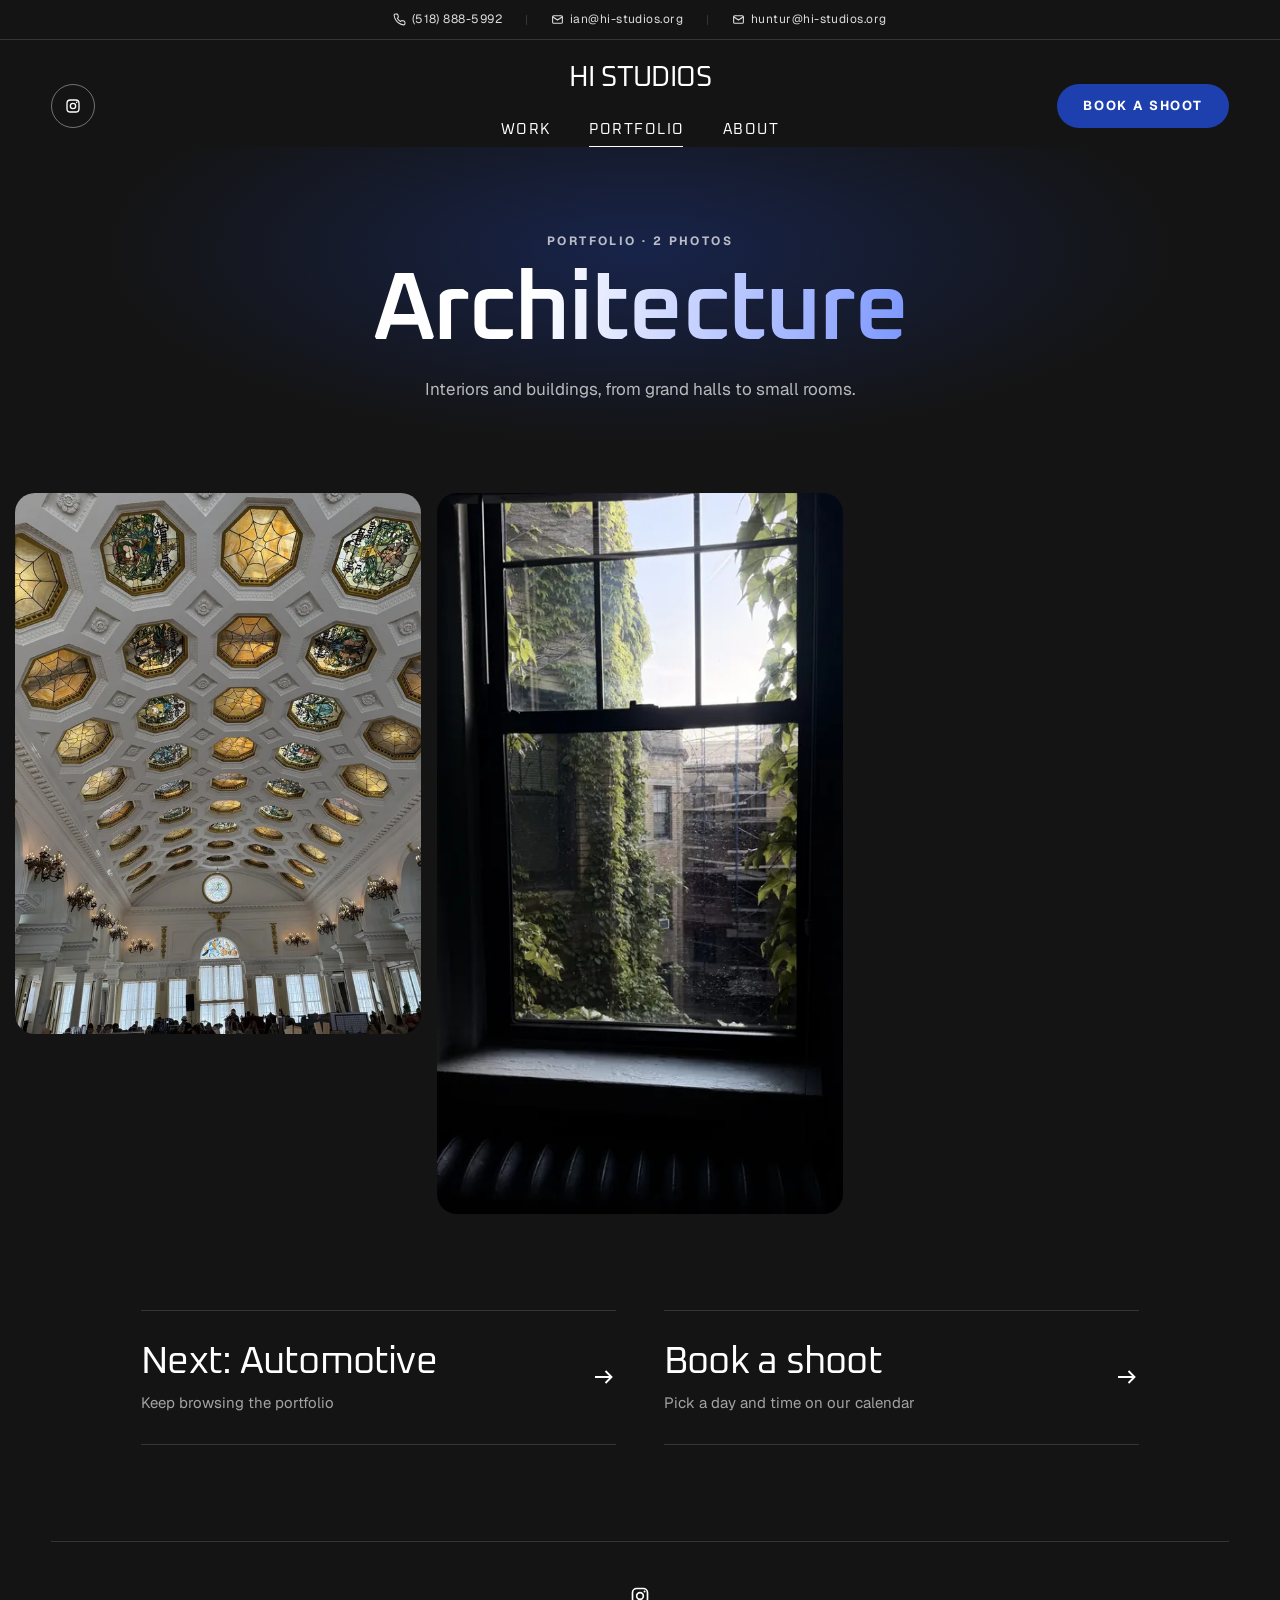
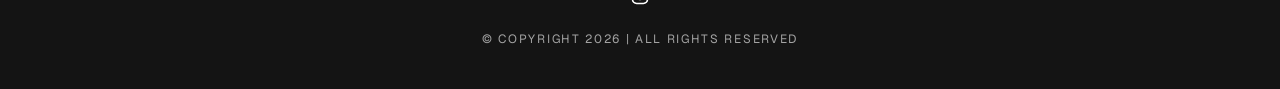
<file: architecture/index.html>
<!doctype html>
<!--
  GENERATED FILE: this gallery page is written by tools/build.py from
  tools/galleries.json and tools/gallery-template.html. Edit those and
  run  python3 tools/build.py  instead of editing this file.
  Shares styles.css, script.js, photos/ and img/ with the homepage, one
  folder up, so paths here start with ../
-->
<html lang="en">
<head>
  <meta charset="utf-8">
  <meta name="viewport" content="width=device-width, initial-scale=1">
  <meta name="theme-color" content="#141414">
  <title>Architecture | HI STUDIOS 518 Photography</title>
  <meta name="description" content="Architecture photography by HI STUDIOS in New York’s 518 area. Interiors and buildings, from grand halls to small rooms.">
  <link rel="canonical" href="https://hi-studios.org/architecture/">
  <meta property="og:type" content="website">
  <meta property="og:site_name" content="HI STUDIOS">
  <meta property="og:title" content="Architecture | HI STUDIOS">
  <meta property="og:description" content="Interiors and buildings, from grand halls to small rooms.">
  <meta property="og:url" content="https://hi-studios.org/architecture/">
  <meta property="og:image" content="https://hi-studios.org/img/architecture/ceiling-1600.webp">
  <meta name="twitter:card" content="summary_large_image">
  <link rel="icon" href="data:image/svg+xml,%3Csvg xmlns='http://www.w3.org/2000/svg' viewBox='0 0 32 32'%3E%3Crect width='32' height='32' fill='%230A0A0A'/%3E%3Crect x='7' y='22' width='18' height='3' fill='%23fff'/%3E%3C/svg%3E">
  <link rel="preconnect" href="https://fonts.googleapis.com">
  <link rel="preconnect" href="https://fonts.gstatic.com" crossorigin>
  <link rel="stylesheet" href="https://fonts.googleapis.com/css2?family=Oxanium:wght@400;600&family=Geist:wght@400;700&display=swap">
  <link rel="stylesheet" href="../styles.css">
  <script src="../script.js" defer></script>
</head>
<body class="page-inner">
  <a class="skip-link" href="#main">Skip to content</a>

  <div class="topbar">
    <a href="tel:+15188885992">
      <svg viewBox="0 0 24 24" fill="none" stroke="currentColor" stroke-width="2" stroke-linecap="round" stroke-linejoin="round" aria-hidden="true"><path d="M22 16.9v3a2 2 0 0 1-2.2 2 19.8 19.8 0 0 1-8.6-3.1 19.5 19.5 0 0 1-6-6A19.8 19.8 0 0 1 2.1 4.2 2 2 0 0 1 4.1 2h3a2 2 0 0 1 2 1.7c.1.9.4 1.8.7 2.7a2 2 0 0 1-.5 2.1L8 9.8a16 16 0 0 0 6 6l1.3-1.3a2 2 0 0 1 2.1-.4c.9.3 1.8.6 2.7.7a2 2 0 0 1 1.7 2z"/></svg>
      <span class="visually-hidden">Phone: </span>(518) 888-5992
    </a>
    <span class="topbar__sep" aria-hidden="true"></span>
    <span class="topbar__emails">
      <a href="mailto:ian@hi-studios.org">
        <svg viewBox="0 0 24 24" fill="none" stroke="currentColor" stroke-width="2" aria-hidden="true"><rect x="3" y="5" width="18" height="14" rx="2"/><path d="m3 7 9 6 9-6"/></svg>
        <span class="visually-hidden">Email: </span>ian@hi-studios.org
      </a>
      <span class="topbar__sep" aria-hidden="true"></span>
      <a href="mailto:huntur@hi-studios.org">
        <svg viewBox="0 0 24 24" fill="none" stroke="currentColor" stroke-width="2" aria-hidden="true"><rect x="3" y="5" width="18" height="14" rx="2"/><path d="m3 7 9 6 9-6"/></svg>
        <span class="visually-hidden">Email: </span>huntur@hi-studios.org
      </a>
    </span>
  </div>

  <header class="site-header">
    <ul class="socials" aria-label="Social links">
      <li>
        <a class="social-chip" href="https://www.instagram.com/hi.studios.99/" aria-label="Instagram">
          <svg viewBox="0 0 24 24" fill="none" stroke="currentColor" stroke-width="2" aria-hidden="true"><rect x="3" y="3" width="18" height="18" rx="5"/><circle cx="12" cy="12" r="4"/><circle cx="17.5" cy="6.5" r="1.2" fill="currentColor" stroke="none"/></svg>
        </a>
      </li>
    </ul>

    <div class="brand">
      <a class="wordmark" href="../">HI STUDIOS</a>
      <nav class="site-nav" aria-label="Main">
        <a href="../#work">Work</a>
        <a href="../#portfolio" aria-current="page">Portfolio</a>
        <a href="../about/">About</a>
      </nav>
    </div>

    <a class="btn btn--pill header-cta" href="../book/">Book a shoot</a>

    <button class="menu-toggle" type="button" aria-expanded="false" aria-controls="menu" aria-label="Open menu">
      <span></span><span></span>
    </button>
  </header>

  <dialog class="menu" id="menu" aria-label="Menu">
    <div class="menu__top">
      <a class="wordmark wordmark--small" href="../">HI STUDIOS</a>
      <button class="icon-button menu__close" type="button" aria-label="Close menu">
        <svg viewBox="0 0 24 24" fill="none" stroke="currentColor" stroke-width="1.5" aria-hidden="true"><path d="M5 5l14 14M19 5 5 19"/></svg>
      </button>
    </div>
    <nav class="menu__nav" aria-label="Main">
      <a href="../#work">Work</a>
      <a href="../#portfolio" aria-current="page">Portfolio</a>
      <a href="../about/">About</a>
    </nav>
    <div class="menu__bottom">
      <a class="btn btn--pill" href="../book/">Book a shoot</a>
      <!-- script.js copies the header's social links in here -->
    </div>
  </dialog>

  <main id="main">
    <div class="page-head">
      <p class="eyebrow">Portfolio · 2 photos</p>
      <h1 class="display">Architecture</h1>
      <p>Interiors and buildings, from grand halls to small rooms.</p>
    </div>

    <section class="gallery-section" aria-label="Architecture photos">
      <!-- Any photo opens in the viewer; data-gallery-label is the name it shows -->
      <ul class="gallery" data-gallery-label="_ARCHITECTURE">
        <li class="gallery__item" data-reveal="0"><a class="tile" href="../img/architecture/ceiling-1600.webp"><img src="../img/architecture/ceiling-800.webp" srcset="../img/architecture/ceiling-800.webp 800w, ../img/architecture/ceiling-1600.webp 1600w" sizes="(min-width: 1024px) 30vw, (min-width: 640px) 45vw, 92vw" alt="Ceiling" width="600" height="800" loading="eager"></a></li>
        <li class="gallery__item" data-reveal="1"><a class="tile" href="../img/architecture/window-ivy-1600.webp"><img src="../img/architecture/window-ivy-800.webp" srcset="../img/architecture/window-ivy-800.webp 800w, ../img/architecture/window-ivy-1600.webp 1600w" sizes="(min-width: 1024px) 30vw, (min-width: 640px) 45vw, 92vw" alt="Window ivy" width="450" height="800" loading="eager"></a></li>
      </ul>
    </section>

    <nav class="page-links" aria-label="More from HI STUDIOS">
      <a class="page-link" href="../automotive/">
        <span class="page-link__title">Next: Automotive</span>
        <span class="page-link__text">Keep browsing the portfolio</span>
        <svg viewBox="0 0 16 16" fill="none" stroke="currentColor" stroke-width="1.25" aria-hidden="true"><path d="M2 8h11M9 4l4 4-4 4"/></svg>
      </a>
      <a class="page-link" href="../book/">
        <span class="page-link__title">Book a shoot</span>
        <span class="page-link__text">Pick a day and time on our calendar</span>
        <svg viewBox="0 0 16 16" fill="none" stroke="currentColor" stroke-width="1.25" aria-hidden="true"><path d="M2 8h11M9 4l4 4-4 4"/></svg>
      </a>
    </nav>
  </main>

  <footer class="site-footer">
    <ul class="socials socials--footer" aria-label="Social links">
      <li>
        <a href="https://www.instagram.com/hi.studios.99/" aria-label="Instagram">
          <svg viewBox="0 0 24 24" fill="none" stroke="currentColor" stroke-width="2" aria-hidden="true"><rect x="3" y="3" width="18" height="18" rx="5"/><circle cx="12" cy="12" r="4"/><circle cx="17.5" cy="6.5" r="1.2" fill="currentColor" stroke="none"/></svg>
        </a>
      </li>
    </ul>
    <p>© Copyright <span data-year>2026</span> | All rights reserved</p>
  </footer>
  <dialog class="lightbox" aria-label="Photo viewer">
    <button class="icon-button lightbox__close" type="button" aria-label="Close">
      <svg viewBox="0 0 24 24" fill="none" stroke="currentColor" stroke-width="1.5" aria-hidden="true"><path d="M5 5l14 14M19 5 5 19"/></svg>
    </button>
    <button class="icon-button lightbox__prev" type="button" aria-label="Previous photo">
      <svg viewBox="0 0 24 24" fill="none" stroke="currentColor" stroke-width="1.5" aria-hidden="true"><path d="m15 5-7 7 7 7"/></svg>
    </button>
    <!-- The previous and next photos peek in from the sides on wide screens -->
    <img class="lightbox__peek lightbox__peek--prev" alt="" aria-hidden="true">
    <figure class="lightbox__stage">
      <img class="lightbox__img" alt="">
      <figcaption class="lightbox__count"></figcaption>
    </figure>
    <img class="lightbox__peek lightbox__peek--next" alt="" aria-hidden="true">
    <div class="lightbox__progress" aria-hidden="true"><span></span></div>
    <button class="icon-button lightbox__next" type="button" aria-label="Next photo">
      <svg viewBox="0 0 24 24" fill="none" stroke="currentColor" stroke-width="1.5" aria-hidden="true"><path d="m9 5 7 7-7 7"/></svg>
    </button>
  </dialog>
</body>
</html>
</file>
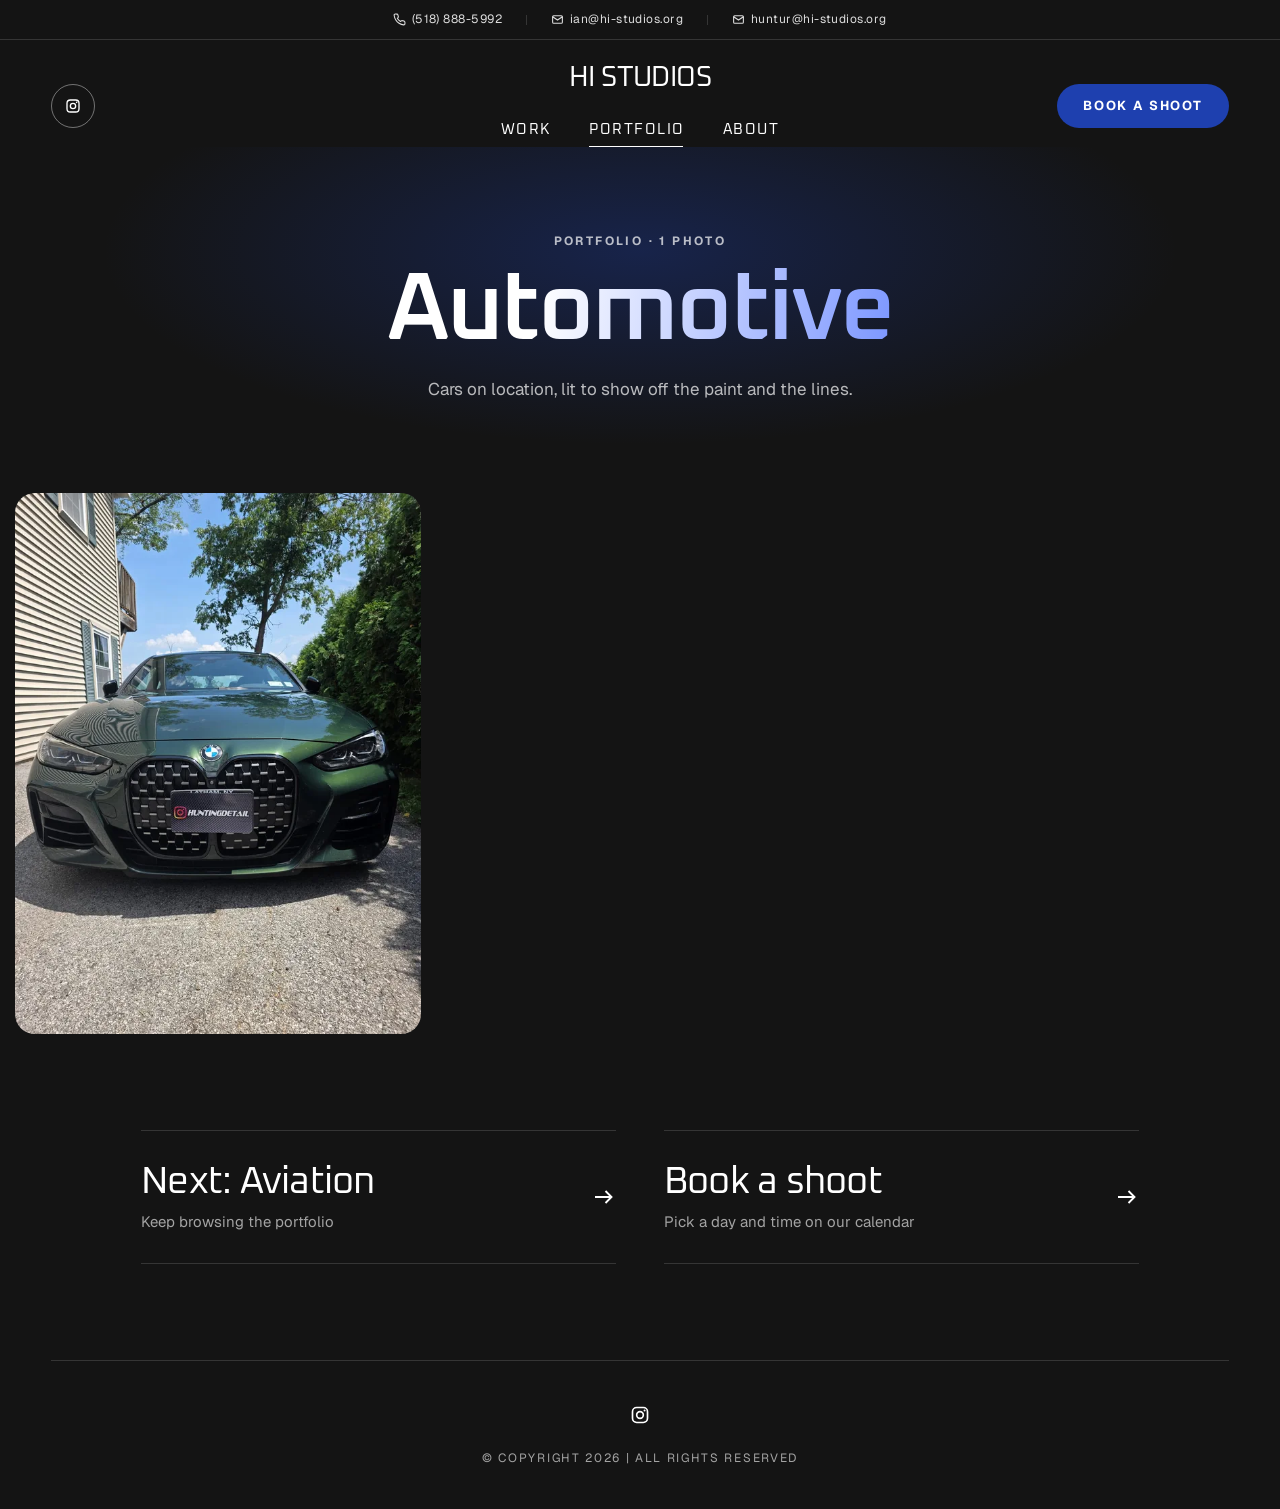
<file: automotive/index.html>
<!doctype html>
<!--
  GENERATED FILE: this gallery page is written by tools/build.py from
  tools/galleries.json and tools/gallery-template.html. Edit those and
  run  python3 tools/build.py  instead of editing this file.
  Shares styles.css, script.js, photos/ and img/ with the homepage, one
  folder up, so paths here start with ../
-->
<html lang="en">
<head>
  <meta charset="utf-8">
  <meta name="viewport" content="width=device-width, initial-scale=1">
  <meta name="theme-color" content="#141414">
  <title>Automotive | HI STUDIOS 518 Photography</title>
  <meta name="description" content="Automotive photography by HI STUDIOS in New York’s 518 area. Cars on location, lit to show off the paint and the lines.">
  <link rel="canonical" href="https://hi-studios.org/automotive/">
  <meta property="og:type" content="website">
  <meta property="og:site_name" content="HI STUDIOS">
  <meta property="og:title" content="Automotive | HI STUDIOS">
  <meta property="og:description" content="Cars on location, lit to show off the paint and the lines.">
  <meta property="og:url" content="https://hi-studios.org/automotive/">
  <meta property="og:image" content="https://hi-studios.org/img/automotive/bmw-front-1600.webp">
  <meta name="twitter:card" content="summary_large_image">
  <link rel="icon" href="data:image/svg+xml,%3Csvg xmlns='http://www.w3.org/2000/svg' viewBox='0 0 32 32'%3E%3Crect width='32' height='32' fill='%230A0A0A'/%3E%3Crect x='7' y='22' width='18' height='3' fill='%23fff'/%3E%3C/svg%3E">
  <link rel="preconnect" href="https://fonts.googleapis.com">
  <link rel="preconnect" href="https://fonts.gstatic.com" crossorigin>
  <link rel="stylesheet" href="https://fonts.googleapis.com/css2?family=Oxanium:wght@400;600&family=Geist:wght@400;700&display=swap">
  <link rel="stylesheet" href="../styles.css">
  <script src="../script.js" defer></script>
</head>
<body class="page-inner">
  <a class="skip-link" href="#main">Skip to content</a>

  <div class="topbar">
    <a href="tel:+15188885992">
      <svg viewBox="0 0 24 24" fill="none" stroke="currentColor" stroke-width="2" stroke-linecap="round" stroke-linejoin="round" aria-hidden="true"><path d="M22 16.9v3a2 2 0 0 1-2.2 2 19.8 19.8 0 0 1-8.6-3.1 19.5 19.5 0 0 1-6-6A19.8 19.8 0 0 1 2.1 4.2 2 2 0 0 1 4.1 2h3a2 2 0 0 1 2 1.7c.1.9.4 1.8.7 2.7a2 2 0 0 1-.5 2.1L8 9.8a16 16 0 0 0 6 6l1.3-1.3a2 2 0 0 1 2.1-.4c.9.3 1.8.6 2.7.7a2 2 0 0 1 1.7 2z"/></svg>
      <span class="visually-hidden">Phone: </span>(518) 888-5992
    </a>
    <span class="topbar__sep" aria-hidden="true"></span>
    <span class="topbar__emails">
      <a href="mailto:ian@hi-studios.org">
        <svg viewBox="0 0 24 24" fill="none" stroke="currentColor" stroke-width="2" aria-hidden="true"><rect x="3" y="5" width="18" height="14" rx="2"/><path d="m3 7 9 6 9-6"/></svg>
        <span class="visually-hidden">Email: </span>ian@hi-studios.org
      </a>
      <span class="topbar__sep" aria-hidden="true"></span>
      <a href="mailto:huntur@hi-studios.org">
        <svg viewBox="0 0 24 24" fill="none" stroke="currentColor" stroke-width="2" aria-hidden="true"><rect x="3" y="5" width="18" height="14" rx="2"/><path d="m3 7 9 6 9-6"/></svg>
        <span class="visually-hidden">Email: </span>huntur@hi-studios.org
      </a>
    </span>
  </div>

  <header class="site-header">
    <ul class="socials" aria-label="Social links">
      <li>
        <a class="social-chip" href="https://www.instagram.com/hi.studios.99/" aria-label="Instagram">
          <svg viewBox="0 0 24 24" fill="none" stroke="currentColor" stroke-width="2" aria-hidden="true"><rect x="3" y="3" width="18" height="18" rx="5"/><circle cx="12" cy="12" r="4"/><circle cx="17.5" cy="6.5" r="1.2" fill="currentColor" stroke="none"/></svg>
        </a>
      </li>
    </ul>

    <div class="brand">
      <a class="wordmark" href="../">HI STUDIOS</a>
      <nav class="site-nav" aria-label="Main">
        <a href="../#work">Work</a>
        <a href="../#portfolio" aria-current="page">Portfolio</a>
        <a href="../about/">About</a>
      </nav>
    </div>

    <a class="btn btn--pill header-cta" href="../book/">Book a shoot</a>

    <button class="menu-toggle" type="button" aria-expanded="false" aria-controls="menu" aria-label="Open menu">
      <span></span><span></span>
    </button>
  </header>

  <dialog class="menu" id="menu" aria-label="Menu">
    <div class="menu__top">
      <a class="wordmark wordmark--small" href="../">HI STUDIOS</a>
      <button class="icon-button menu__close" type="button" aria-label="Close menu">
        <svg viewBox="0 0 24 24" fill="none" stroke="currentColor" stroke-width="1.5" aria-hidden="true"><path d="M5 5l14 14M19 5 5 19"/></svg>
      </button>
    </div>
    <nav class="menu__nav" aria-label="Main">
      <a href="../#work">Work</a>
      <a href="../#portfolio" aria-current="page">Portfolio</a>
      <a href="../about/">About</a>
    </nav>
    <div class="menu__bottom">
      <a class="btn btn--pill" href="../book/">Book a shoot</a>
      <!-- script.js copies the header's social links in here -->
    </div>
  </dialog>

  <main id="main">
    <div class="page-head">
      <p class="eyebrow">Portfolio · 1 photo</p>
      <h1 class="display">Automotive</h1>
      <p>Cars on location, lit to show off the paint and the lines.</p>
    </div>

    <section class="gallery-section" aria-label="Automotive photos">
      <!-- Any photo opens in the viewer; data-gallery-label is the name it shows -->
      <ul class="gallery" data-gallery-label="_AUTOMOTIVE">
        <li class="gallery__item" data-reveal="0"><a class="tile" href="../img/automotive/bmw-front-1600.webp"><img src="../img/automotive/bmw-front-800.webp" srcset="../img/automotive/bmw-front-800.webp 800w, ../img/automotive/bmw-front-1600.webp 1600w" sizes="(min-width: 1024px) 30vw, (min-width: 640px) 45vw, 92vw" alt="Bmw front" width="600" height="800" loading="eager"></a></li>
      </ul>
    </section>

    <nav class="page-links" aria-label="More from HI STUDIOS">
      <a class="page-link" href="../aviation/">
        <span class="page-link__title">Next: Aviation</span>
        <span class="page-link__text">Keep browsing the portfolio</span>
        <svg viewBox="0 0 16 16" fill="none" stroke="currentColor" stroke-width="1.25" aria-hidden="true"><path d="M2 8h11M9 4l4 4-4 4"/></svg>
      </a>
      <a class="page-link" href="../book/">
        <span class="page-link__title">Book a shoot</span>
        <span class="page-link__text">Pick a day and time on our calendar</span>
        <svg viewBox="0 0 16 16" fill="none" stroke="currentColor" stroke-width="1.25" aria-hidden="true"><path d="M2 8h11M9 4l4 4-4 4"/></svg>
      </a>
    </nav>
  </main>

  <footer class="site-footer">
    <ul class="socials socials--footer" aria-label="Social links">
      <li>
        <a href="https://www.instagram.com/hi.studios.99/" aria-label="Instagram">
          <svg viewBox="0 0 24 24" fill="none" stroke="currentColor" stroke-width="2" aria-hidden="true"><rect x="3" y="3" width="18" height="18" rx="5"/><circle cx="12" cy="12" r="4"/><circle cx="17.5" cy="6.5" r="1.2" fill="currentColor" stroke="none"/></svg>
        </a>
      </li>
    </ul>
    <p>© Copyright <span data-year>2026</span> | All rights reserved</p>
  </footer>
  <dialog class="lightbox" aria-label="Photo viewer">
    <button class="icon-button lightbox__close" type="button" aria-label="Close">
      <svg viewBox="0 0 24 24" fill="none" stroke="currentColor" stroke-width="1.5" aria-hidden="true"><path d="M5 5l14 14M19 5 5 19"/></svg>
    </button>
    <button class="icon-button lightbox__prev" type="button" aria-label="Previous photo">
      <svg viewBox="0 0 24 24" fill="none" stroke="currentColor" stroke-width="1.5" aria-hidden="true"><path d="m15 5-7 7 7 7"/></svg>
    </button>
    <!-- The previous and next photos peek in from the sides on wide screens -->
    <img class="lightbox__peek lightbox__peek--prev" alt="" aria-hidden="true">
    <figure class="lightbox__stage">
      <img class="lightbox__img" alt="">
      <figcaption class="lightbox__count"></figcaption>
    </figure>
    <img class="lightbox__peek lightbox__peek--next" alt="" aria-hidden="true">
    <div class="lightbox__progress" aria-hidden="true"><span></span></div>
    <button class="icon-button lightbox__next" type="button" aria-label="Next photo">
      <svg viewBox="0 0 24 24" fill="none" stroke="currentColor" stroke-width="1.5" aria-hidden="true"><path d="m9 5 7 7-7 7"/></svg>
    </button>
  </dialog>
</body>
</html>
</file>
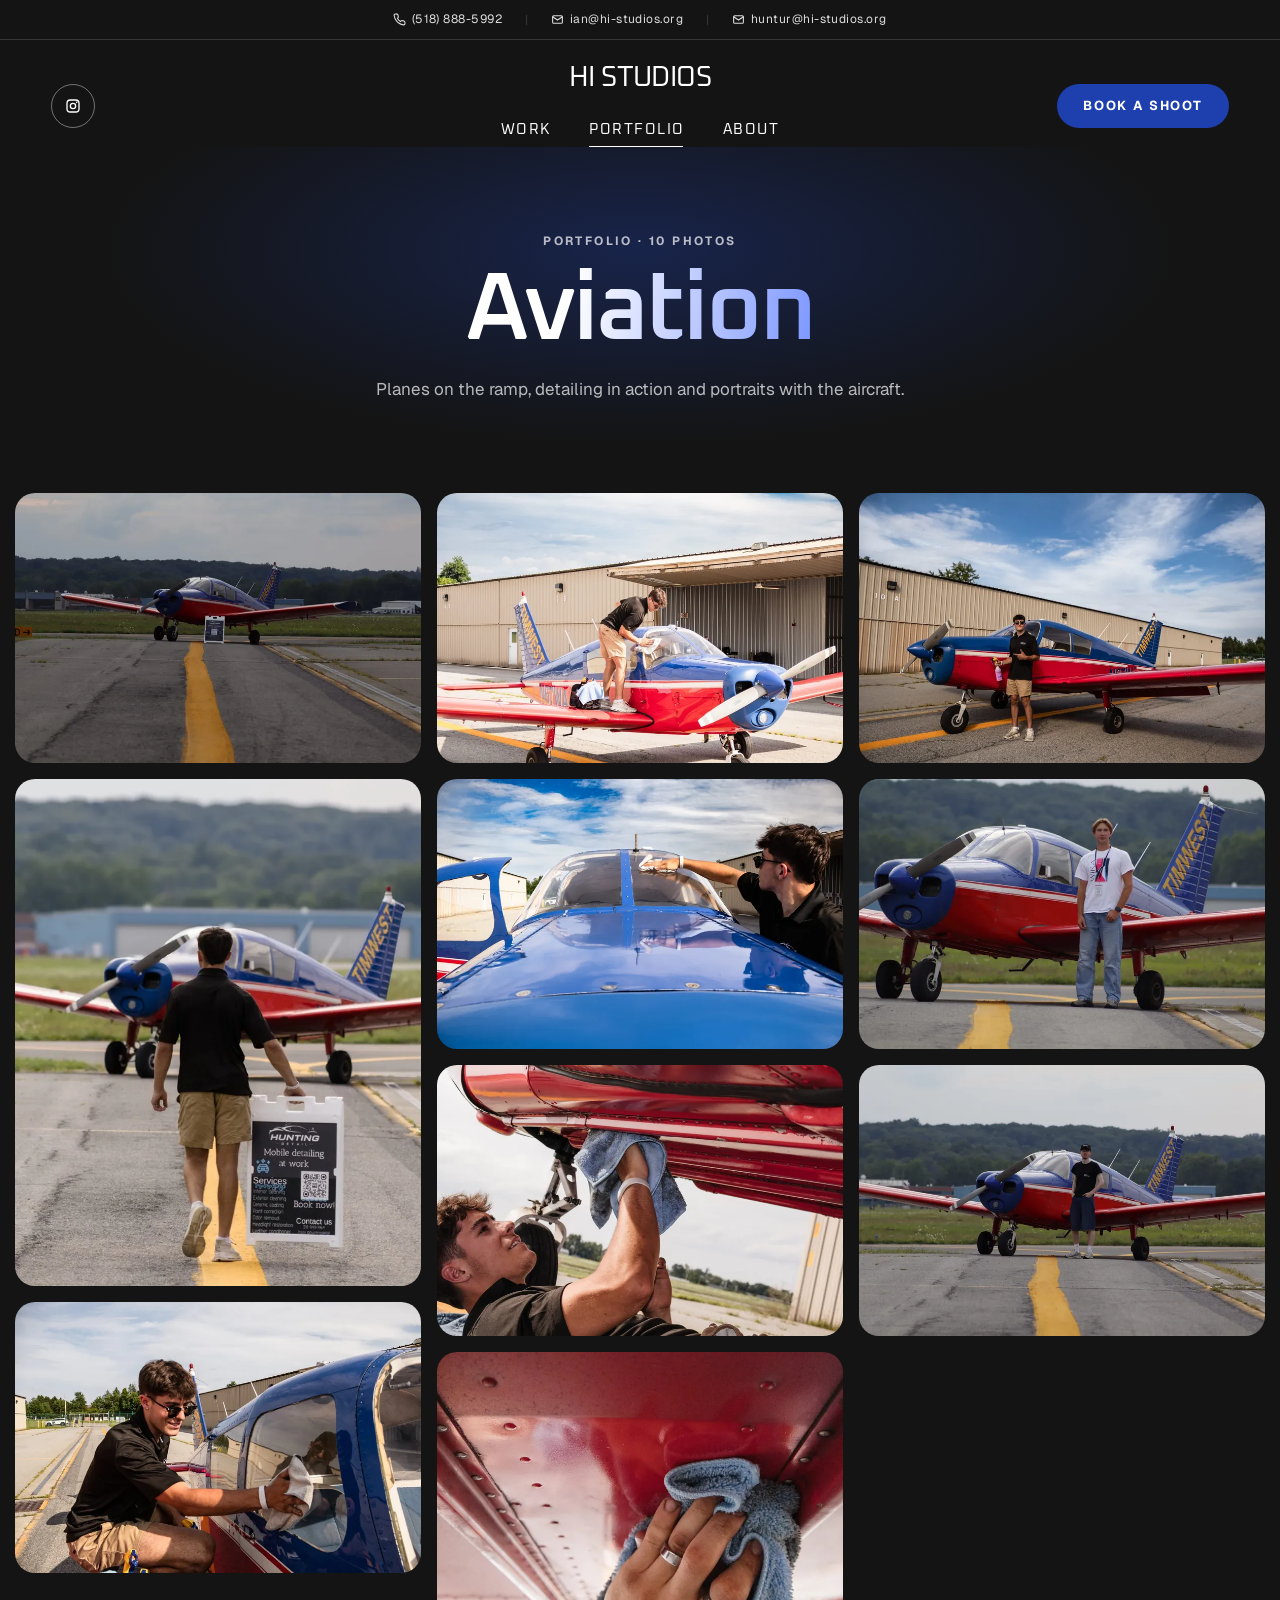
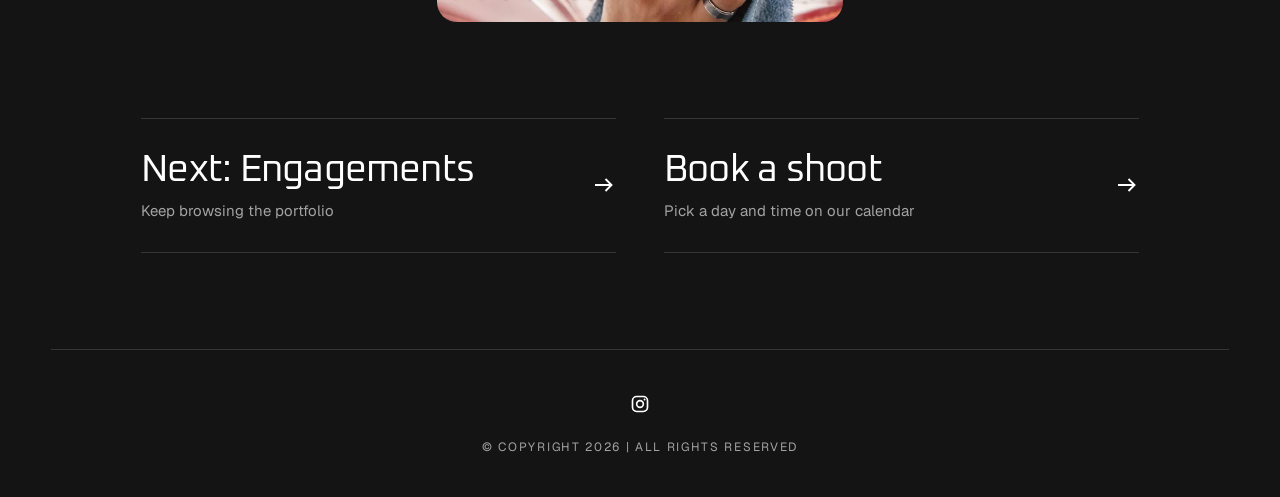
<file: aviation/index.html>
<!doctype html>
<!--
  GENERATED FILE: this gallery page is written by tools/build.py from
  tools/galleries.json and tools/gallery-template.html. Edit those and
  run  python3 tools/build.py  instead of editing this file.
  Shares styles.css, script.js, photos/ and img/ with the homepage, one
  folder up, so paths here start with ../
-->
<html lang="en">
<head>
  <meta charset="utf-8">
  <meta name="viewport" content="width=device-width, initial-scale=1">
  <meta name="theme-color" content="#141414">
  <title>Aviation | HI STUDIOS 518 Photography</title>
  <meta name="description" content="Aviation photography by HI STUDIOS in New York’s 518 area. Planes on the ramp, detailing in action and portraits with the aircraft.">
  <link rel="canonical" href="https://hi-studios.org/aviation/">
  <meta property="og:type" content="website">
  <meta property="og:site_name" content="HI STUDIOS">
  <meta property="og:title" content="Aviation | HI STUDIOS">
  <meta property="og:description" content="Planes on the ramp, detailing in action and portraits with the aircraft.">
  <meta property="og:url" content="https://hi-studios.org/aviation/">
  <meta property="og:image" content="https://hi-studios.org/img/aviation/taxiway-sign-1600.webp">
  <meta name="twitter:card" content="summary_large_image">
  <link rel="icon" href="data:image/svg+xml,%3Csvg xmlns='http://www.w3.org/2000/svg' viewBox='0 0 32 32'%3E%3Crect width='32' height='32' fill='%230A0A0A'/%3E%3Crect x='7' y='22' width='18' height='3' fill='%23fff'/%3E%3C/svg%3E">
  <link rel="preconnect" href="https://fonts.googleapis.com">
  <link rel="preconnect" href="https://fonts.gstatic.com" crossorigin>
  <link rel="stylesheet" href="https://fonts.googleapis.com/css2?family=Oxanium:wght@400;600&family=Geist:wght@400;700&display=swap">
  <link rel="stylesheet" href="../styles.css">
  <script src="../script.js" defer></script>
</head>
<body class="page-inner">
  <a class="skip-link" href="#main">Skip to content</a>

  <div class="topbar">
    <a href="tel:+15188885992">
      <svg viewBox="0 0 24 24" fill="none" stroke="currentColor" stroke-width="2" stroke-linecap="round" stroke-linejoin="round" aria-hidden="true"><path d="M22 16.9v3a2 2 0 0 1-2.2 2 19.8 19.8 0 0 1-8.6-3.1 19.5 19.5 0 0 1-6-6A19.8 19.8 0 0 1 2.1 4.2 2 2 0 0 1 4.1 2h3a2 2 0 0 1 2 1.7c.1.9.4 1.8.7 2.7a2 2 0 0 1-.5 2.1L8 9.8a16 16 0 0 0 6 6l1.3-1.3a2 2 0 0 1 2.1-.4c.9.3 1.8.6 2.7.7a2 2 0 0 1 1.7 2z"/></svg>
      <span class="visually-hidden">Phone: </span>(518) 888-5992
    </a>
    <span class="topbar__sep" aria-hidden="true"></span>
    <span class="topbar__emails">
      <a href="mailto:ian@hi-studios.org">
        <svg viewBox="0 0 24 24" fill="none" stroke="currentColor" stroke-width="2" aria-hidden="true"><rect x="3" y="5" width="18" height="14" rx="2"/><path d="m3 7 9 6 9-6"/></svg>
        <span class="visually-hidden">Email: </span>ian@hi-studios.org
      </a>
      <span class="topbar__sep" aria-hidden="true"></span>
      <a href="mailto:huntur@hi-studios.org">
        <svg viewBox="0 0 24 24" fill="none" stroke="currentColor" stroke-width="2" aria-hidden="true"><rect x="3" y="5" width="18" height="14" rx="2"/><path d="m3 7 9 6 9-6"/></svg>
        <span class="visually-hidden">Email: </span>huntur@hi-studios.org
      </a>
    </span>
  </div>

  <header class="site-header">
    <ul class="socials" aria-label="Social links">
      <li>
        <a class="social-chip" href="https://www.instagram.com/hi.studios.99/" aria-label="Instagram">
          <svg viewBox="0 0 24 24" fill="none" stroke="currentColor" stroke-width="2" aria-hidden="true"><rect x="3" y="3" width="18" height="18" rx="5"/><circle cx="12" cy="12" r="4"/><circle cx="17.5" cy="6.5" r="1.2" fill="currentColor" stroke="none"/></svg>
        </a>
      </li>
    </ul>

    <div class="brand">
      <a class="wordmark" href="../">HI STUDIOS</a>
      <nav class="site-nav" aria-label="Main">
        <a href="../#work">Work</a>
        <a href="../#portfolio" aria-current="page">Portfolio</a>
        <a href="../about/">About</a>
      </nav>
    </div>

    <a class="btn btn--pill header-cta" href="../book/">Book a shoot</a>

    <button class="menu-toggle" type="button" aria-expanded="false" aria-controls="menu" aria-label="Open menu">
      <span></span><span></span>
    </button>
  </header>

  <dialog class="menu" id="menu" aria-label="Menu">
    <div class="menu__top">
      <a class="wordmark wordmark--small" href="../">HI STUDIOS</a>
      <button class="icon-button menu__close" type="button" aria-label="Close menu">
        <svg viewBox="0 0 24 24" fill="none" stroke="currentColor" stroke-width="1.5" aria-hidden="true"><path d="M5 5l14 14M19 5 5 19"/></svg>
      </button>
    </div>
    <nav class="menu__nav" aria-label="Main">
      <a href="../#work">Work</a>
      <a href="../#portfolio" aria-current="page">Portfolio</a>
      <a href="../about/">About</a>
    </nav>
    <div class="menu__bottom">
      <a class="btn btn--pill" href="../book/">Book a shoot</a>
      <!-- script.js copies the header's social links in here -->
    </div>
  </dialog>

  <main id="main">
    <div class="page-head">
      <p class="eyebrow">Portfolio · 10 photos</p>
      <h1 class="display">Aviation</h1>
      <p>Planes on the ramp, detailing in action and portraits with the aircraft.</p>
    </div>

    <section class="gallery-section" aria-label="Aviation photos">
      <!-- Any photo opens in the viewer; data-gallery-label is the name it shows -->
      <ul class="gallery" data-gallery-label="_AVIATION">
        <li class="gallery__item" data-reveal="0"><a class="tile" href="../img/aviation/taxiway-sign-1600.webp"><img src="../img/aviation/taxiway-sign-800.webp" srcset="../img/aviation/taxiway-sign-800.webp 800w, ../img/aviation/taxiway-sign-1600.webp 1600w" sizes="(min-width: 1024px) 30vw, (min-width: 640px) 45vw, 92vw" alt="Taxiway sign" width="800" height="533" loading="eager"></a></li>
        <li class="gallery__item" data-reveal="1"><a class="tile" href="../img/aviation/walk-sign-1600.webp"><img src="../img/aviation/walk-sign-800.webp" srcset="../img/aviation/walk-sign-800.webp 800w, ../img/aviation/walk-sign-1600.webp 1600w" sizes="(min-width: 1024px) 30vw, (min-width: 640px) 45vw, 92vw" alt="Walk sign" width="640" height="800" loading="eager"></a></li>
        <li class="gallery__item" data-reveal="2"><a class="tile" href="../img/aviation/window-wipe-1600.webp"><img src="../img/aviation/window-wipe-800.webp" srcset="../img/aviation/window-wipe-800.webp 800w, ../img/aviation/window-wipe-1600.webp 1600w" sizes="(min-width: 1024px) 30vw, (min-width: 640px) 45vw, 92vw" alt="Window wipe" width="800" height="533" loading="eager"></a></li>
        <li class="gallery__item" data-reveal="0"><a class="tile" href="../img/aviation/wing-windshield-1600.webp"><img src="../img/aviation/wing-windshield-800.webp" srcset="../img/aviation/wing-windshield-800.webp 800w, ../img/aviation/wing-windshield-1600.webp 1600w" sizes="(min-width: 1024px) 30vw, (min-width: 640px) 45vw, 92vw" alt="Wing windshield" width="800" height="533" loading="lazy"></a></li>
        <li class="gallery__item" data-reveal="1"><a class="tile" href="../img/aviation/canopy-wipe-1600.webp"><img src="../img/aviation/canopy-wipe-800.webp" srcset="../img/aviation/canopy-wipe-800.webp 800w, ../img/aviation/canopy-wipe-1600.webp 1600w" sizes="(min-width: 1024px) 30vw, (min-width: 640px) 45vw, 92vw" alt="Canopy wipe" width="800" height="533" loading="lazy"></a></li>
        <li class="gallery__item" data-reveal="2"><a class="tile" href="../img/aviation/underside-wipe-1600.webp"><img src="../img/aviation/underside-wipe-800.webp" srcset="../img/aviation/underside-wipe-800.webp 800w, ../img/aviation/underside-wipe-1600.webp 1600w" sizes="(min-width: 1024px) 30vw, (min-width: 640px) 45vw, 92vw" alt="Underside wipe" width="800" height="533" loading="lazy"></a></li>
        <li class="gallery__item" data-reveal="0"><a class="tile" href="../img/aviation/towel-closeup-1600.webp"><img src="../img/aviation/towel-closeup-800.webp" srcset="../img/aviation/towel-closeup-800.webp 800w, ../img/aviation/towel-closeup-1600.webp 1600w" sizes="(min-width: 1024px) 30vw, (min-width: 640px) 45vw, 92vw" alt="Towel closeup" width="800" height="533" loading="lazy"></a></li>
        <li class="gallery__item" data-reveal="1"><a class="tile" href="../img/aviation/pose-spray-1600.webp"><img src="../img/aviation/pose-spray-800.webp" srcset="../img/aviation/pose-spray-800.webp 800w, ../img/aviation/pose-spray-1600.webp 1600w" sizes="(min-width: 1024px) 30vw, (min-width: 640px) 45vw, 92vw" alt="Pose spray" width="800" height="533" loading="lazy"></a></li>
        <li class="gallery__item" data-reveal="2"><a class="tile" href="../img/aviation/portrait-white-tee-1600.webp"><img src="../img/aviation/portrait-white-tee-800.webp" srcset="../img/aviation/portrait-white-tee-800.webp 800w, ../img/aviation/portrait-white-tee-1600.webp 1600w" sizes="(min-width: 1024px) 30vw, (min-width: 640px) 45vw, 92vw" alt="Portrait white tee" width="800" height="533" loading="lazy"></a></li>
        <li class="gallery__item" data-reveal="0"><a class="tile" href="../img/aviation/portrait-cap-1600.webp"><img src="../img/aviation/portrait-cap-800.webp" srcset="../img/aviation/portrait-cap-800.webp 800w, ../img/aviation/portrait-cap-1600.webp 1600w" sizes="(min-width: 1024px) 30vw, (min-width: 640px) 45vw, 92vw" alt="Portrait cap" width="800" height="533" loading="lazy"></a></li>
      </ul>
    </section>

    <nav class="page-links" aria-label="More from HI STUDIOS">
      <a class="page-link" href="../engagements/">
        <span class="page-link__title">Next: Engagements</span>
        <span class="page-link__text">Keep browsing the portfolio</span>
        <svg viewBox="0 0 16 16" fill="none" stroke="currentColor" stroke-width="1.25" aria-hidden="true"><path d="M2 8h11M9 4l4 4-4 4"/></svg>
      </a>
      <a class="page-link" href="../book/">
        <span class="page-link__title">Book a shoot</span>
        <span class="page-link__text">Pick a day and time on our calendar</span>
        <svg viewBox="0 0 16 16" fill="none" stroke="currentColor" stroke-width="1.25" aria-hidden="true"><path d="M2 8h11M9 4l4 4-4 4"/></svg>
      </a>
    </nav>
  </main>

  <footer class="site-footer">
    <ul class="socials socials--footer" aria-label="Social links">
      <li>
        <a href="https://www.instagram.com/hi.studios.99/" aria-label="Instagram">
          <svg viewBox="0 0 24 24" fill="none" stroke="currentColor" stroke-width="2" aria-hidden="true"><rect x="3" y="3" width="18" height="18" rx="5"/><circle cx="12" cy="12" r="4"/><circle cx="17.5" cy="6.5" r="1.2" fill="currentColor" stroke="none"/></svg>
        </a>
      </li>
    </ul>
    <p>© Copyright <span data-year>2026</span> | All rights reserved</p>
  </footer>
  <dialog class="lightbox" aria-label="Photo viewer">
    <button class="icon-button lightbox__close" type="button" aria-label="Close">
      <svg viewBox="0 0 24 24" fill="none" stroke="currentColor" stroke-width="1.5" aria-hidden="true"><path d="M5 5l14 14M19 5 5 19"/></svg>
    </button>
    <button class="icon-button lightbox__prev" type="button" aria-label="Previous photo">
      <svg viewBox="0 0 24 24" fill="none" stroke="currentColor" stroke-width="1.5" aria-hidden="true"><path d="m15 5-7 7 7 7"/></svg>
    </button>
    <!-- The previous and next photos peek in from the sides on wide screens -->
    <img class="lightbox__peek lightbox__peek--prev" alt="" aria-hidden="true">
    <figure class="lightbox__stage">
      <img class="lightbox__img" alt="">
      <figcaption class="lightbox__count"></figcaption>
    </figure>
    <img class="lightbox__peek lightbox__peek--next" alt="" aria-hidden="true">
    <div class="lightbox__progress" aria-hidden="true"><span></span></div>
    <button class="icon-button lightbox__next" type="button" aria-label="Next photo">
      <svg viewBox="0 0 24 24" fill="none" stroke="currentColor" stroke-width="1.5" aria-hidden="true"><path d="m9 5 7 7-7 7"/></svg>
    </button>
  </dialog>
</body>
</html>
</file>
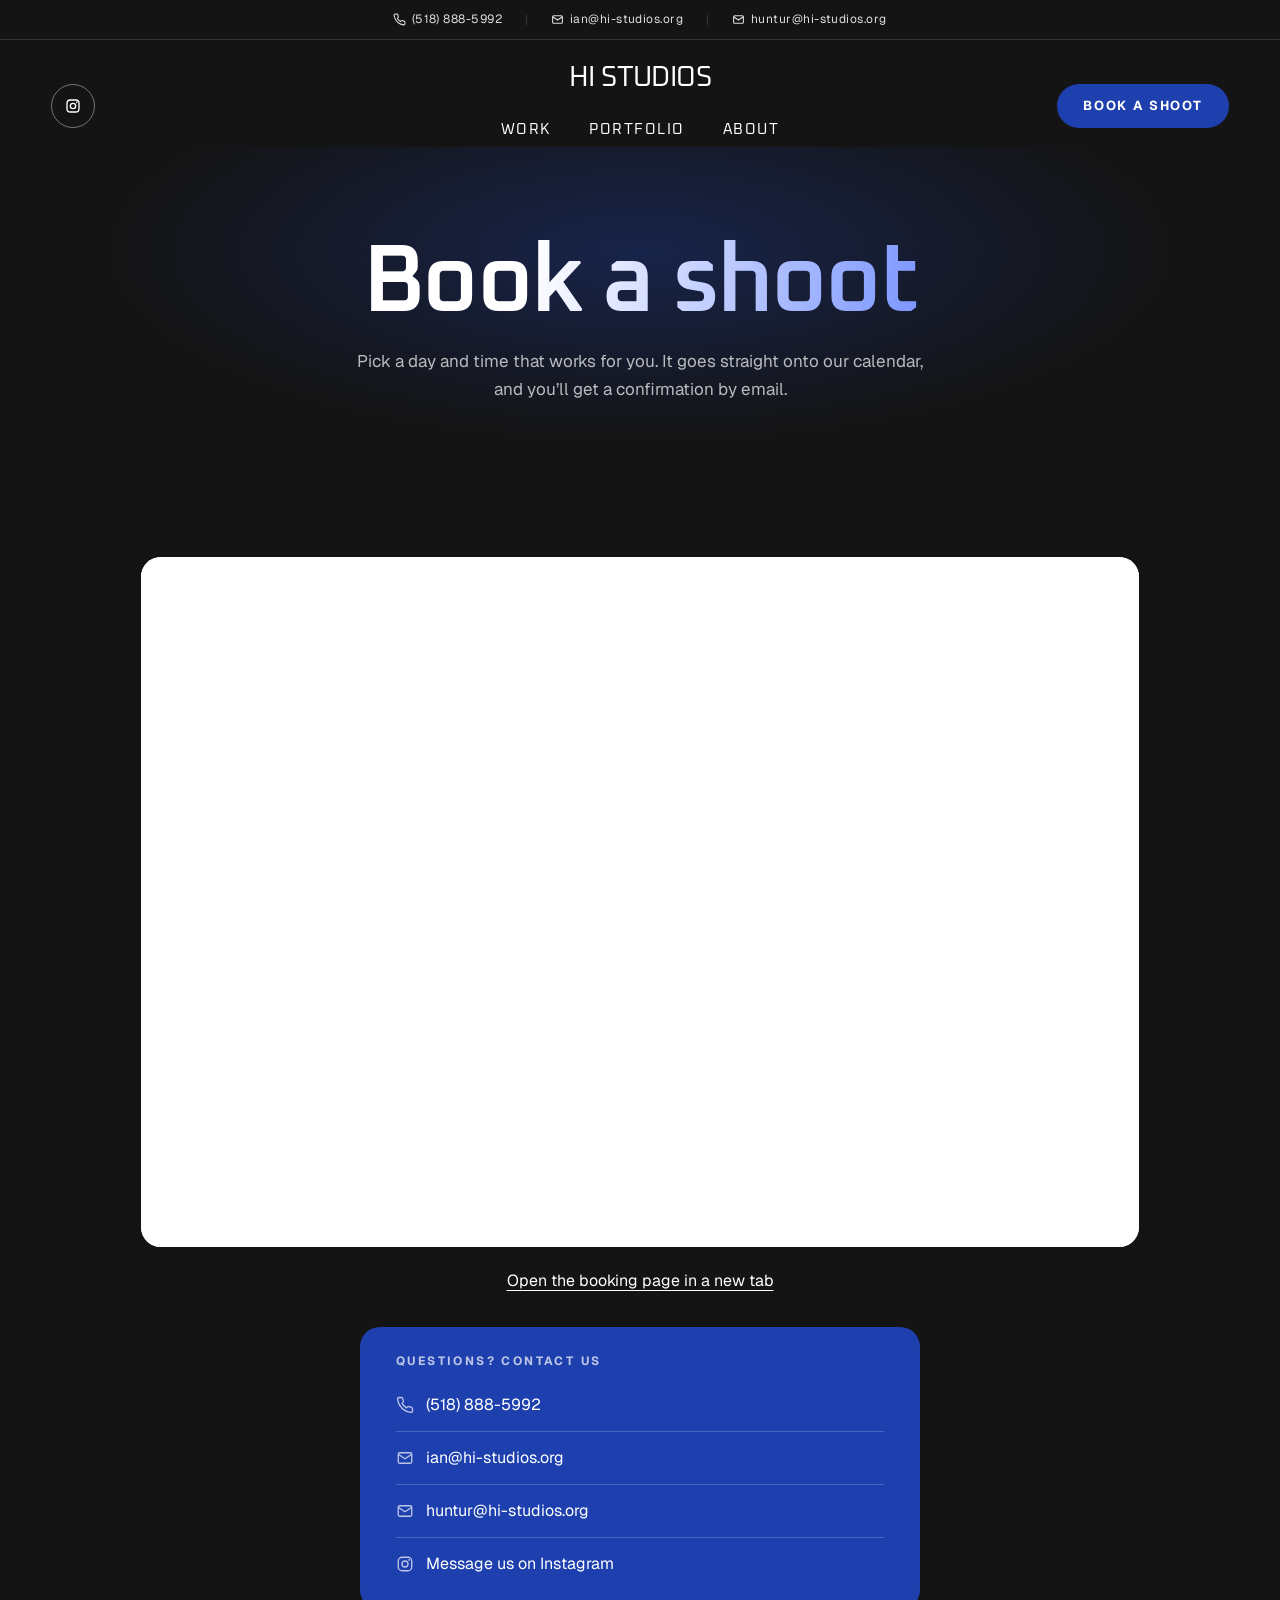
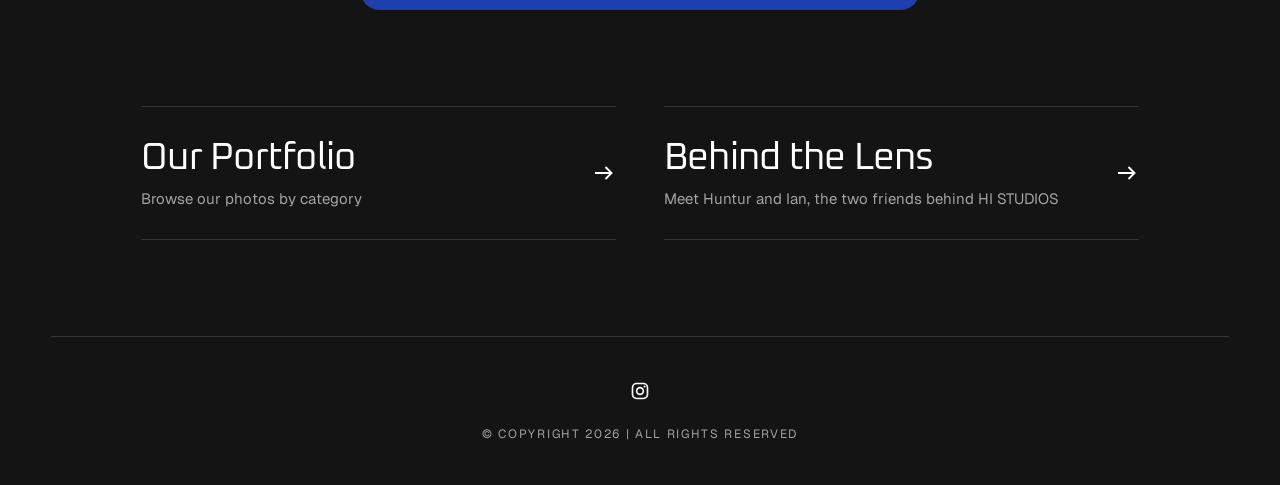
<file: book/index.html>
<!doctype html>
<!--
  Book a shoot page: hi-studios.org/book/

  It shares styles.css, script.js and the photos/ folder with the
  homepage, one folder up, so paths here start with ../
  The phone number and emails are on every page: if any of them changes,
  update index.html, about/index.html and book/index.html (on this page
  they're in the top bar and the Contact us card).
-->
<html lang="en">
<head>
  <meta charset="utf-8">
  <meta name="viewport" content="width=device-width, initial-scale=1">
  <meta name="theme-color" content="#141414">
  <title>Book a shoot | HI STUDIOS 518 Photography</title>
  <meta name="description" content="Book a shoot with HI STUDIOS in New York’s 518 area. Pick a day and time on our calendar and you’ll get a confirmation by email.">
  <link rel="canonical" href="https://hi-studios.org/book/">
  <meta property="og:type" content="website">
  <meta property="og:site_name" content="HI STUDIOS">
  <meta property="og:title" content="Book a shoot | HI STUDIOS">
  <meta property="og:description" content="Pick a day and time on our calendar and you’ll get a confirmation by email.">
  <meta property="og:url" content="https://hi-studios.org/book/">
  <meta property="og:image" content="https://hi-studios.org/photos/engagements/hug-kneeling.jpg">
  <meta property="og:image:width" content="2000">
  <meta property="og:image:height" content="1333">
  <meta property="og:image:alt" content="A couple embracing on their knees in a field just after a proposal">
  <meta name="twitter:card" content="summary_large_image">
  <link rel="icon" href="data:image/svg+xml,%3Csvg xmlns='http://www.w3.org/2000/svg' viewBox='0 0 32 32'%3E%3Crect width='32' height='32' fill='%230A0A0A'/%3E%3Crect x='7' y='22' width='18' height='3' fill='%23fff'/%3E%3C/svg%3E">
  <link rel="preconnect" href="https://fonts.googleapis.com">
  <link rel="preconnect" href="https://fonts.gstatic.com" crossorigin>
  <link rel="stylesheet" href="https://fonts.googleapis.com/css2?family=Oxanium:wght@400;600&family=Geist:wght@400;700&display=swap">
  <link rel="stylesheet" href="../styles.css">
  <script src="../script.js" defer></script>
</head>
<body class="page-inner">
  <a class="skip-link" href="#main">Skip to content</a>

  <div class="topbar">
    <a href="tel:+15188885992">
      <svg viewBox="0 0 24 24" fill="none" stroke="currentColor" stroke-width="2" stroke-linecap="round" stroke-linejoin="round" aria-hidden="true"><path d="M22 16.9v3a2 2 0 0 1-2.2 2 19.8 19.8 0 0 1-8.6-3.1 19.5 19.5 0 0 1-6-6A19.8 19.8 0 0 1 2.1 4.2 2 2 0 0 1 4.1 2h3a2 2 0 0 1 2 1.7c.1.9.4 1.8.7 2.7a2 2 0 0 1-.5 2.1L8 9.8a16 16 0 0 0 6 6l1.3-1.3a2 2 0 0 1 2.1-.4c.9.3 1.8.6 2.7.7a2 2 0 0 1 1.7 2z"/></svg>
      <span class="visually-hidden">Phone: </span>(518) 888-5992
    </a>
    <span class="topbar__sep" aria-hidden="true"></span>
    <span class="topbar__emails">
      <a href="mailto:ian@hi-studios.org">
        <svg viewBox="0 0 24 24" fill="none" stroke="currentColor" stroke-width="2" aria-hidden="true"><rect x="3" y="5" width="18" height="14" rx="2"/><path d="m3 7 9 6 9-6"/></svg>
        <span class="visually-hidden">Email: </span>ian@hi-studios.org
      </a>
      <span class="topbar__sep" aria-hidden="true"></span>
      <a href="mailto:huntur@hi-studios.org">
        <svg viewBox="0 0 24 24" fill="none" stroke="currentColor" stroke-width="2" aria-hidden="true"><rect x="3" y="5" width="18" height="14" rx="2"/><path d="m3 7 9 6 9-6"/></svg>
        <span class="visually-hidden">Email: </span>huntur@hi-studios.org
      </a>
    </span>
  </div>

  <header class="site-header">
    <ul class="socials" aria-label="Social links">
      <li>
        <a class="social-chip" href="https://www.instagram.com/hi.studios.99/" aria-label="Instagram">
          <svg viewBox="0 0 24 24" fill="none" stroke="currentColor" stroke-width="2" aria-hidden="true"><rect x="3" y="3" width="18" height="18" rx="5"/><circle cx="12" cy="12" r="4"/><circle cx="17.5" cy="6.5" r="1.2" fill="currentColor" stroke="none"/></svg>
        </a>
      </li>
    </ul>

    <div class="brand">
      <a class="wordmark" href="../">HI STUDIOS</a>
      <nav class="site-nav" aria-label="Main">
        <a href="../#work">Work</a>
        <a href="../#portfolio">Portfolio</a>
        <a href="../about/">About</a>
      </nav>
    </div>

    <a class="btn btn--pill header-cta" href="#calendar" aria-current="page">Book a shoot</a>

    <button class="menu-toggle" type="button" aria-expanded="false" aria-controls="menu" aria-label="Open menu">
      <span></span><span></span>
    </button>
  </header>

  <dialog class="menu" id="menu" aria-label="Menu">
    <div class="menu__top">
      <a class="wordmark wordmark--small" href="../">HI STUDIOS</a>
      <button class="icon-button menu__close" type="button" aria-label="Close menu">
        <svg viewBox="0 0 24 24" fill="none" stroke="currentColor" stroke-width="1.5" aria-hidden="true"><path d="M5 5l14 14M19 5 5 19"/></svg>
      </button>
    </div>
    <nav class="menu__nav" aria-label="Main">
      <a href="../#work">Work</a>
      <a href="../#portfolio">Portfolio</a>
      <a href="../about/">About</a>
    </nav>
    <div class="menu__bottom">
      <a class="btn btn--pill" href="#calendar" aria-current="page">Book a shoot</a>
      <!-- script.js copies the header's social links in here -->
    </div>
  </dialog>

  <main id="main">
    <div class="page-head">
      <h1 class="display">Book a shoot</h1>
      <p>Pick a day and time that works for you. It goes straight onto our calendar, and you’ll get a confirmation by email.</p>
    </div>

    <!-- Booking: Google Calendar appointment schedule ("Photography shoots").
         Times, length and price are set in Google Calendar, not here.
         The iframe is Google's embed URL (the booking page plus ?gv=true);
         the new-tab link is the short share link. -->
    <section class="booking" id="calendar" aria-label="Booking calendar">
      <div class="booking__frame">
        <iframe src="https://calendar.google.com/calendar/appointments/schedules/AcZssZ3SQbf9RMPJP07bi9Tjwh7Rswhjtx9XbGiPz5KG9QB1ExUokBiqXZcBB4xgxHifh1VtVCcCLjSh?gv=true" title="Booking calendar for HI STUDIOS photography shoots"></iframe>
      </div>
      <p class="booking__alt">
        <a href="https://calendar.app.google/vrkcKGNNTPXmetZX9" target="_blank" rel="noopener">Open the booking page in a new tab</a>
      </p>

      <div class="contact-card">
        <h2 class="contact-card__title">Questions? Contact us</h2>
        <ul class="contact-card__list">
          <li>
            <a href="tel:+15188885992">
              <svg viewBox="0 0 24 24" fill="none" stroke="currentColor" stroke-width="1.75" stroke-linecap="round" stroke-linejoin="round" aria-hidden="true"><path d="M22 16.9v3a2 2 0 0 1-2.2 2 19.8 19.8 0 0 1-8.6-3.1 19.5 19.5 0 0 1-6-6A19.8 19.8 0 0 1 2.1 4.2 2 2 0 0 1 4.1 2h3a2 2 0 0 1 2 1.7c.1.9.4 1.8.7 2.7a2 2 0 0 1-.5 2.1L8 9.8a16 16 0 0 0 6 6l1.3-1.3a2 2 0 0 1 2.1-.4c.9.3 1.8.6 2.7.7a2 2 0 0 1 1.7 2z"/></svg>
              <span class="visually-hidden">Phone: </span>(518) 888-5992
            </a>
          </li>
          <li>
            <a href="mailto:ian@hi-studios.org">
              <svg viewBox="0 0 24 24" fill="none" stroke="currentColor" stroke-width="1.75" aria-hidden="true"><rect x="3" y="5" width="18" height="14" rx="2"/><path d="m3 7 9 6 9-6"/></svg>
              <span class="visually-hidden">Email: </span>ian@hi-studios.org
            </a>
          </li>
          <li>
            <a href="mailto:huntur@hi-studios.org">
              <svg viewBox="0 0 24 24" fill="none" stroke="currentColor" stroke-width="1.75" aria-hidden="true"><rect x="3" y="5" width="18" height="14" rx="2"/><path d="m3 7 9 6 9-6"/></svg>
              <span class="visually-hidden">Email: </span>huntur@hi-studios.org
            </a>
          </li>
          <li>
            <a href="https://ig.me/m/hi.studios.99">
              <svg viewBox="0 0 24 24" fill="none" stroke="currentColor" stroke-width="1.75" aria-hidden="true"><rect x="3" y="3" width="18" height="18" rx="5"/><circle cx="12" cy="12" r="4"/><circle cx="17.5" cy="6.5" r="1.2" fill="currentColor" stroke="none"/></svg>
              Message us on Instagram
            </a>
          </li>
        </ul>
      </div>
    </section>

    <nav class="page-links" aria-label="More from HI STUDIOS">
      <a class="page-link" href="../#portfolio">
        <span class="page-link__title">Our Portfolio</span>
        <span class="page-link__text">Browse our photos by category</span>
        <svg viewBox="0 0 16 16" fill="none" stroke="currentColor" stroke-width="1.25" aria-hidden="true"><path d="M2 8h11M9 4l4 4-4 4"/></svg>
      </a>
      <a class="page-link" href="../about/">
        <span class="page-link__title">Behind the Lens</span>
        <span class="page-link__text">Meet Huntur and Ian, the two friends behind HI STUDIOS</span>
        <svg viewBox="0 0 16 16" fill="none" stroke="currentColor" stroke-width="1.25" aria-hidden="true"><path d="M2 8h11M9 4l4 4-4 4"/></svg>
      </a>
    </nav>
  </main>

  <footer class="site-footer">
    <ul class="socials socials--footer" aria-label="Social links">
      <li>
        <a href="https://www.instagram.com/hi.studios.99/" aria-label="Instagram">
          <svg viewBox="0 0 24 24" fill="none" stroke="currentColor" stroke-width="2" aria-hidden="true"><rect x="3" y="3" width="18" height="18" rx="5"/><circle cx="12" cy="12" r="4"/><circle cx="17.5" cy="6.5" r="1.2" fill="currentColor" stroke="none"/></svg>
        </a>
      </li>
    </ul>
    <p>© Copyright <span data-year>2026</span> | All rights reserved</p>
  </footer>
</body>
</html>
</file>
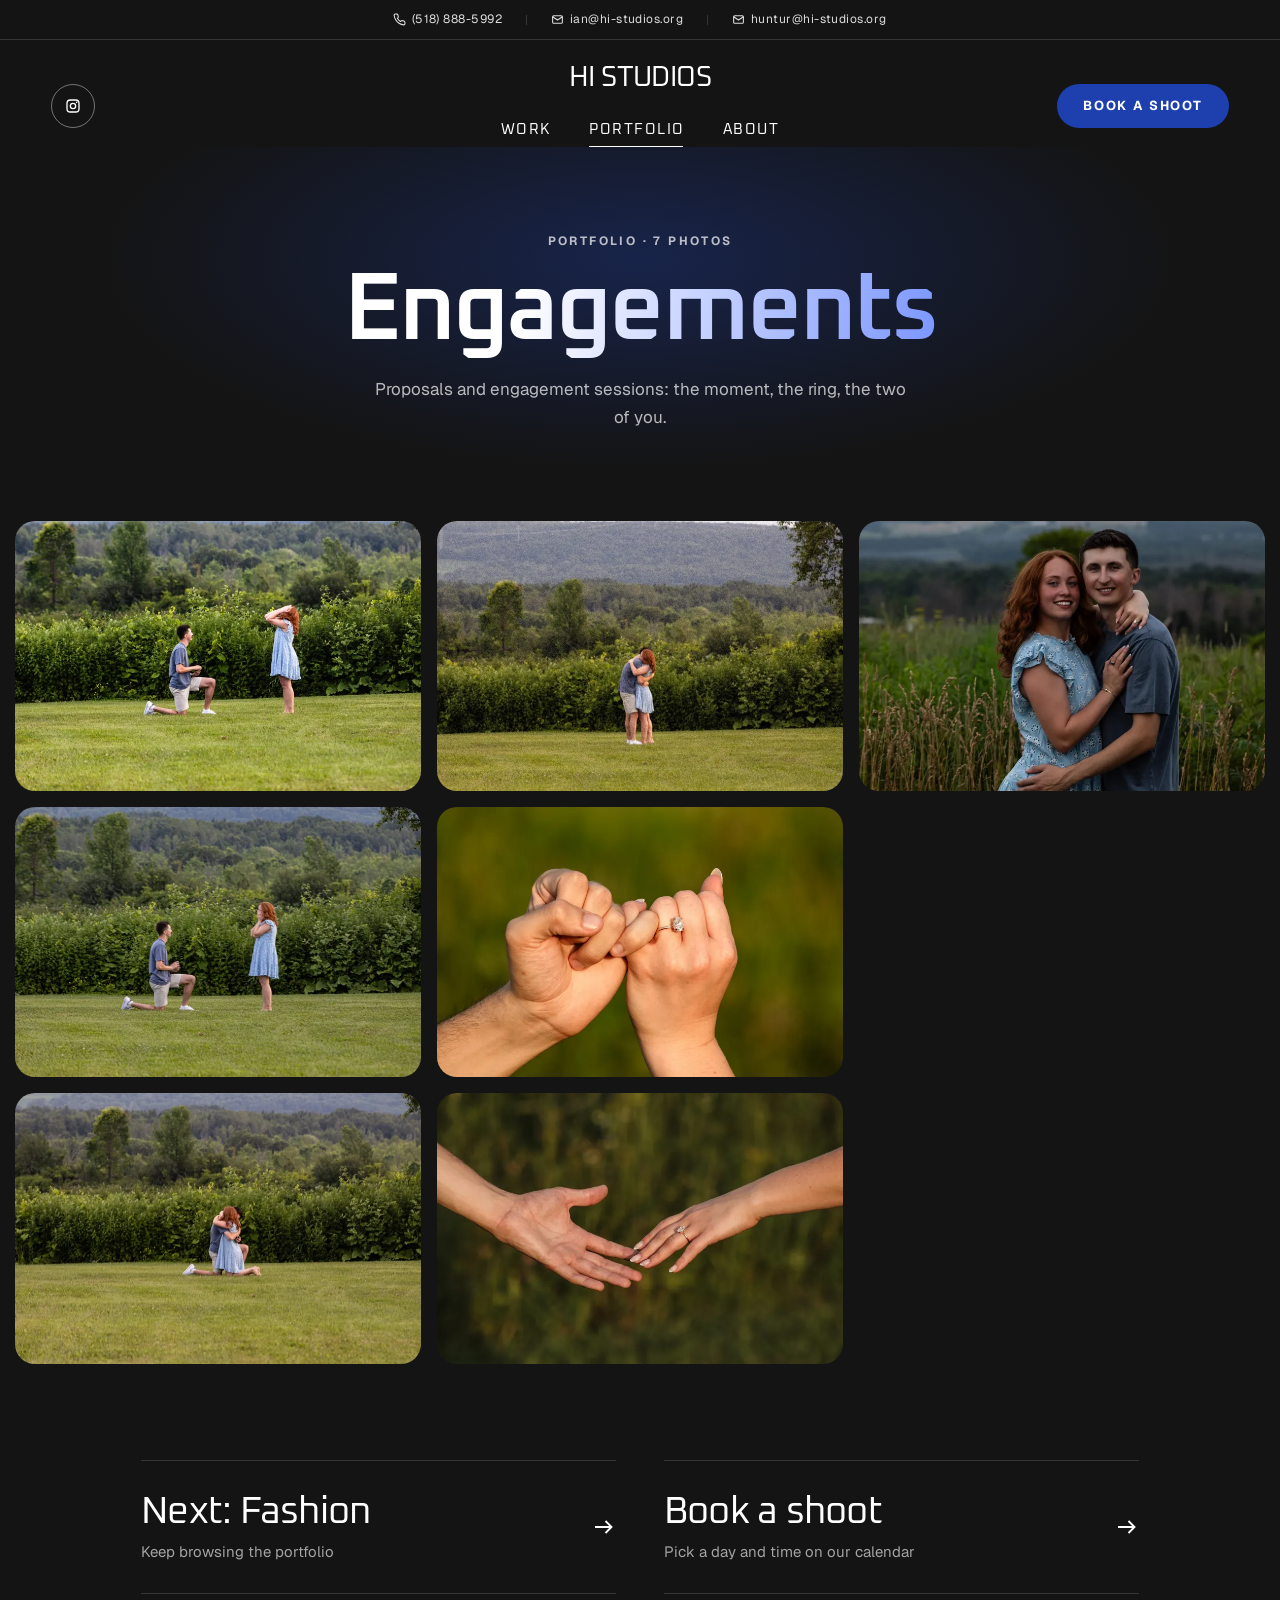
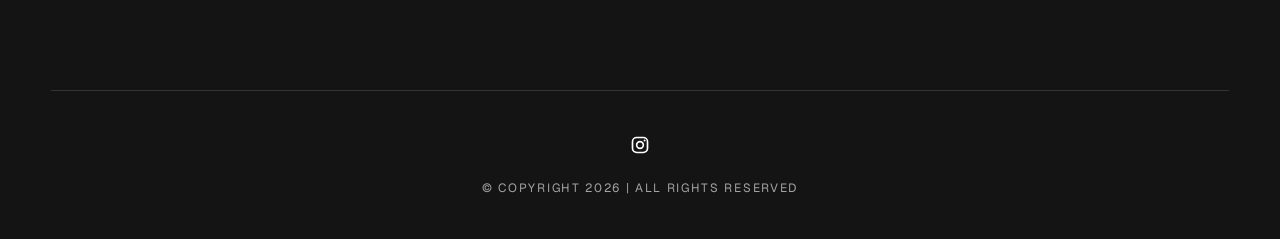
<file: engagements/index.html>
<!doctype html>
<!--
  GENERATED FILE: this gallery page is written by tools/build.py from
  tools/galleries.json and tools/gallery-template.html. Edit those and
  run  python3 tools/build.py  instead of editing this file.
  Shares styles.css, script.js, photos/ and img/ with the homepage, one
  folder up, so paths here start with ../
-->
<html lang="en">
<head>
  <meta charset="utf-8">
  <meta name="viewport" content="width=device-width, initial-scale=1">
  <meta name="theme-color" content="#141414">
  <title>Engagements | HI STUDIOS 518 Photography</title>
  <meta name="description" content="Engagements photography by HI STUDIOS in New York’s 518 area. Proposals and engagement sessions: the moment, the ring, the two of you.">
  <link rel="canonical" href="https://hi-studios.org/engagements/">
  <meta property="og:type" content="website">
  <meta property="og:site_name" content="HI STUDIOS">
  <meta property="og:title" content="Engagements | HI STUDIOS">
  <meta property="og:description" content="Proposals and engagement sessions: the moment, the ring, the two of you.">
  <meta property="og:url" content="https://hi-studios.org/engagements/">
  <meta property="og:image" content="https://hi-studios.org/img/engagements/proposal-surprise-1600.webp">
  <meta name="twitter:card" content="summary_large_image">
  <link rel="icon" href="data:image/svg+xml,%3Csvg xmlns='http://www.w3.org/2000/svg' viewBox='0 0 32 32'%3E%3Crect width='32' height='32' fill='%230A0A0A'/%3E%3Crect x='7' y='22' width='18' height='3' fill='%23fff'/%3E%3C/svg%3E">
  <link rel="preconnect" href="https://fonts.googleapis.com">
  <link rel="preconnect" href="https://fonts.gstatic.com" crossorigin>
  <link rel="stylesheet" href="https://fonts.googleapis.com/css2?family=Oxanium:wght@400;600&family=Geist:wght@400;700&display=swap">
  <link rel="stylesheet" href="../styles.css">
  <script src="../script.js" defer></script>
</head>
<body class="page-inner">
  <a class="skip-link" href="#main">Skip to content</a>

  <div class="topbar">
    <a href="tel:+15188885992">
      <svg viewBox="0 0 24 24" fill="none" stroke="currentColor" stroke-width="2" stroke-linecap="round" stroke-linejoin="round" aria-hidden="true"><path d="M22 16.9v3a2 2 0 0 1-2.2 2 19.8 19.8 0 0 1-8.6-3.1 19.5 19.5 0 0 1-6-6A19.8 19.8 0 0 1 2.1 4.2 2 2 0 0 1 4.1 2h3a2 2 0 0 1 2 1.7c.1.9.4 1.8.7 2.7a2 2 0 0 1-.5 2.1L8 9.8a16 16 0 0 0 6 6l1.3-1.3a2 2 0 0 1 2.1-.4c.9.3 1.8.6 2.7.7a2 2 0 0 1 1.7 2z"/></svg>
      <span class="visually-hidden">Phone: </span>(518) 888-5992
    </a>
    <span class="topbar__sep" aria-hidden="true"></span>
    <span class="topbar__emails">
      <a href="mailto:ian@hi-studios.org">
        <svg viewBox="0 0 24 24" fill="none" stroke="currentColor" stroke-width="2" aria-hidden="true"><rect x="3" y="5" width="18" height="14" rx="2"/><path d="m3 7 9 6 9-6"/></svg>
        <span class="visually-hidden">Email: </span>ian@hi-studios.org
      </a>
      <span class="topbar__sep" aria-hidden="true"></span>
      <a href="mailto:huntur@hi-studios.org">
        <svg viewBox="0 0 24 24" fill="none" stroke="currentColor" stroke-width="2" aria-hidden="true"><rect x="3" y="5" width="18" height="14" rx="2"/><path d="m3 7 9 6 9-6"/></svg>
        <span class="visually-hidden">Email: </span>huntur@hi-studios.org
      </a>
    </span>
  </div>

  <header class="site-header">
    <ul class="socials" aria-label="Social links">
      <li>
        <a class="social-chip" href="https://www.instagram.com/hi.studios.99/" aria-label="Instagram">
          <svg viewBox="0 0 24 24" fill="none" stroke="currentColor" stroke-width="2" aria-hidden="true"><rect x="3" y="3" width="18" height="18" rx="5"/><circle cx="12" cy="12" r="4"/><circle cx="17.5" cy="6.5" r="1.2" fill="currentColor" stroke="none"/></svg>
        </a>
      </li>
    </ul>

    <div class="brand">
      <a class="wordmark" href="../">HI STUDIOS</a>
      <nav class="site-nav" aria-label="Main">
        <a href="../#work">Work</a>
        <a href="../#portfolio" aria-current="page">Portfolio</a>
        <a href="../about/">About</a>
      </nav>
    </div>

    <a class="btn btn--pill header-cta" href="../book/">Book a shoot</a>

    <button class="menu-toggle" type="button" aria-expanded="false" aria-controls="menu" aria-label="Open menu">
      <span></span><span></span>
    </button>
  </header>

  <dialog class="menu" id="menu" aria-label="Menu">
    <div class="menu__top">
      <a class="wordmark wordmark--small" href="../">HI STUDIOS</a>
      <button class="icon-button menu__close" type="button" aria-label="Close menu">
        <svg viewBox="0 0 24 24" fill="none" stroke="currentColor" stroke-width="1.5" aria-hidden="true"><path d="M5 5l14 14M19 5 5 19"/></svg>
      </button>
    </div>
    <nav class="menu__nav" aria-label="Main">
      <a href="../#work">Work</a>
      <a href="../#portfolio" aria-current="page">Portfolio</a>
      <a href="../about/">About</a>
    </nav>
    <div class="menu__bottom">
      <a class="btn btn--pill" href="../book/">Book a shoot</a>
      <!-- script.js copies the header's social links in here -->
    </div>
  </dialog>

  <main id="main">
    <div class="page-head">
      <p class="eyebrow">Portfolio · 7 photos</p>
      <h1 class="display">Engagements</h1>
      <p>Proposals and engagement sessions: the moment, the ring, the two of you.</p>
    </div>

    <section class="gallery-section" aria-label="Engagements photos">
      <!-- Any photo opens in the viewer; data-gallery-label is the name it shows -->
      <ul class="gallery" data-gallery-label="_ENGAGEMENTS">
        <li class="gallery__item" data-reveal="0"><a class="tile" href="../img/engagements/proposal-surprise-1600.webp"><img src="../img/engagements/proposal-surprise-800.webp" srcset="../img/engagements/proposal-surprise-800.webp 800w, ../img/engagements/proposal-surprise-1600.webp 1600w" sizes="(min-width: 1024px) 30vw, (min-width: 640px) 45vw, 92vw" alt="Proposal surprise" width="800" height="533" loading="eager"></a></li>
        <li class="gallery__item" data-reveal="1"><a class="tile" href="../img/engagements/proposal-kneel-1600.webp"><img src="../img/engagements/proposal-kneel-800.webp" srcset="../img/engagements/proposal-kneel-800.webp 800w, ../img/engagements/proposal-kneel-1600.webp 1600w" sizes="(min-width: 1024px) 30vw, (min-width: 640px) 45vw, 92vw" alt="Proposal kneel" width="800" height="533" loading="eager"></a></li>
        <li class="gallery__item" data-reveal="2"><a class="tile" href="../img/engagements/hug-kneeling-1600.webp"><img src="../img/engagements/hug-kneeling-800.webp" srcset="../img/engagements/hug-kneeling-800.webp 800w, ../img/engagements/hug-kneeling-1600.webp 1600w" sizes="(min-width: 1024px) 30vw, (min-width: 640px) 45vw, 92vw" alt="Hug kneeling" width="800" height="533" loading="eager"></a></li>
        <li class="gallery__item" data-reveal="0"><a class="tile" href="../img/engagements/hug-film-1600.webp"><img src="../img/engagements/hug-film-800.webp" srcset="../img/engagements/hug-film-800.webp 800w, ../img/engagements/hug-film-1600.webp 1600w" sizes="(min-width: 1024px) 30vw, (min-width: 640px) 45vw, 92vw" alt="Hug film" width="800" height="533" loading="lazy"></a></li>
        <li class="gallery__item" data-reveal="1"><a class="tile" href="../img/engagements/ring-pinky-1600.webp"><img src="../img/engagements/ring-pinky-800.webp" srcset="../img/engagements/ring-pinky-800.webp 800w, ../img/engagements/ring-pinky-1600.webp 1600w" sizes="(min-width: 1024px) 30vw, (min-width: 640px) 45vw, 92vw" alt="Ring pinky" width="800" height="533" loading="lazy"></a></li>
        <li class="gallery__item" data-reveal="2"><a class="tile" href="../img/engagements/ring-hands-1600.webp"><img src="../img/engagements/ring-hands-800.webp" srcset="../img/engagements/ring-hands-800.webp 800w, ../img/engagements/ring-hands-1600.webp 1600w" sizes="(min-width: 1024px) 30vw, (min-width: 640px) 45vw, 92vw" alt="Ring hands" width="800" height="533" loading="lazy"></a></li>
        <li class="gallery__item" data-reveal="0"><a class="tile" href="../img/engagements/couple-portrait-1600.webp"><img src="../img/engagements/couple-portrait-800.webp" srcset="../img/engagements/couple-portrait-800.webp 800w, ../img/engagements/couple-portrait-1600.webp 1600w" sizes="(min-width: 1024px) 30vw, (min-width: 640px) 45vw, 92vw" alt="Couple portrait" width="800" height="533" loading="lazy"></a></li>
      </ul>
    </section>

    <nav class="page-links" aria-label="More from HI STUDIOS">
      <a class="page-link" href="../fashion/">
        <span class="page-link__title">Next: Fashion</span>
        <span class="page-link__text">Keep browsing the portfolio</span>
        <svg viewBox="0 0 16 16" fill="none" stroke="currentColor" stroke-width="1.25" aria-hidden="true"><path d="M2 8h11M9 4l4 4-4 4"/></svg>
      </a>
      <a class="page-link" href="../book/">
        <span class="page-link__title">Book a shoot</span>
        <span class="page-link__text">Pick a day and time on our calendar</span>
        <svg viewBox="0 0 16 16" fill="none" stroke="currentColor" stroke-width="1.25" aria-hidden="true"><path d="M2 8h11M9 4l4 4-4 4"/></svg>
      </a>
    </nav>
  </main>

  <footer class="site-footer">
    <ul class="socials socials--footer" aria-label="Social links">
      <li>
        <a href="https://www.instagram.com/hi.studios.99/" aria-label="Instagram">
          <svg viewBox="0 0 24 24" fill="none" stroke="currentColor" stroke-width="2" aria-hidden="true"><rect x="3" y="3" width="18" height="18" rx="5"/><circle cx="12" cy="12" r="4"/><circle cx="17.5" cy="6.5" r="1.2" fill="currentColor" stroke="none"/></svg>
        </a>
      </li>
    </ul>
    <p>© Copyright <span data-year>2026</span> | All rights reserved</p>
  </footer>
  <dialog class="lightbox" aria-label="Photo viewer">
    <button class="icon-button lightbox__close" type="button" aria-label="Close">
      <svg viewBox="0 0 24 24" fill="none" stroke="currentColor" stroke-width="1.5" aria-hidden="true"><path d="M5 5l14 14M19 5 5 19"/></svg>
    </button>
    <button class="icon-button lightbox__prev" type="button" aria-label="Previous photo">
      <svg viewBox="0 0 24 24" fill="none" stroke="currentColor" stroke-width="1.5" aria-hidden="true"><path d="m15 5-7 7 7 7"/></svg>
    </button>
    <!-- The previous and next photos peek in from the sides on wide screens -->
    <img class="lightbox__peek lightbox__peek--prev" alt="" aria-hidden="true">
    <figure class="lightbox__stage">
      <img class="lightbox__img" alt="">
      <figcaption class="lightbox__count"></figcaption>
    </figure>
    <img class="lightbox__peek lightbox__peek--next" alt="" aria-hidden="true">
    <div class="lightbox__progress" aria-hidden="true"><span></span></div>
    <button class="icon-button lightbox__next" type="button" aria-label="Next photo">
      <svg viewBox="0 0 24 24" fill="none" stroke="currentColor" stroke-width="1.5" aria-hidden="true"><path d="m9 5 7 7-7 7"/></svg>
    </button>
  </dialog>
</body>
</html>
</file>
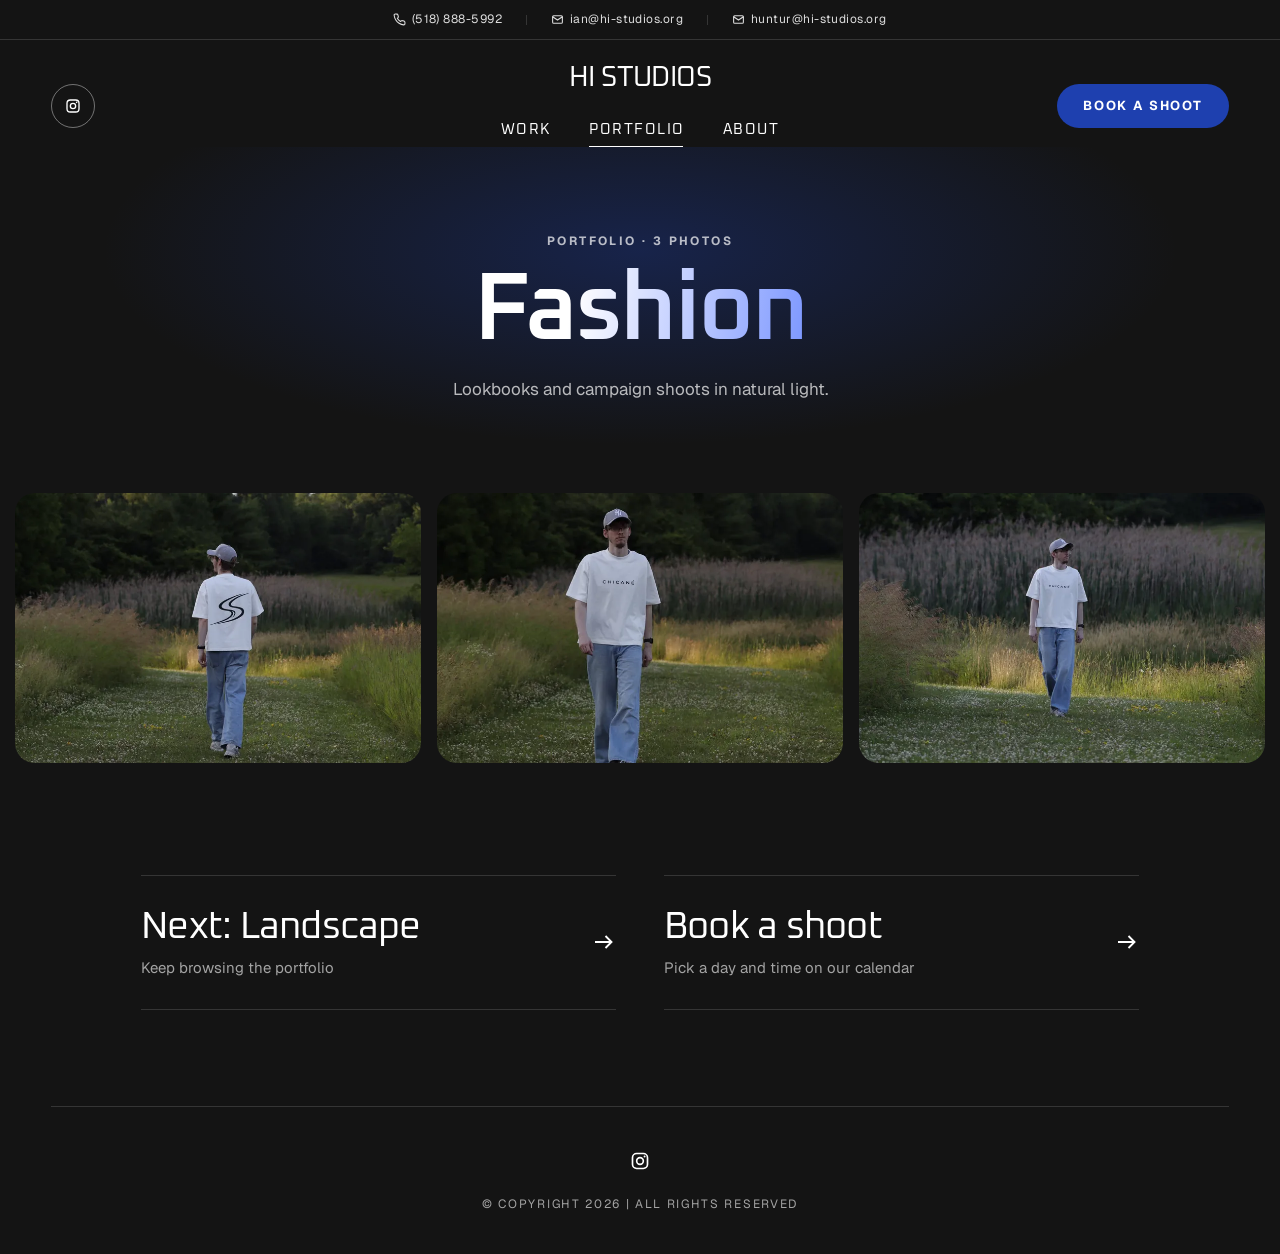
<file: fashion/index.html>
<!doctype html>
<!--
  GENERATED FILE: this gallery page is written by tools/build.py from
  tools/galleries.json and tools/gallery-template.html. Edit those and
  run  python3 tools/build.py  instead of editing this file.
  Shares styles.css, script.js, photos/ and img/ with the homepage, one
  folder up, so paths here start with ../
-->
<html lang="en">
<head>
  <meta charset="utf-8">
  <meta name="viewport" content="width=device-width, initial-scale=1">
  <meta name="theme-color" content="#141414">
  <title>Fashion | HI STUDIOS 518 Photography</title>
  <meta name="description" content="Fashion photography by HI STUDIOS in New York’s 518 area. Lookbooks and campaign shoots in natural light.">
  <link rel="canonical" href="https://hi-studios.org/fashion/">
  <meta property="og:type" content="website">
  <meta property="og:site_name" content="HI STUDIOS">
  <meta property="og:title" content="Fashion | HI STUDIOS">
  <meta property="og:description" content="Lookbooks and campaign shoots in natural light.">
  <meta property="og:url" content="https://hi-studios.org/fashion/">
  <meta property="og:image" content="https://hi-studios.org/img/fashion/walk-away-reeds-1600.webp">
  <meta name="twitter:card" content="summary_large_image">
  <link rel="icon" href="data:image/svg+xml,%3Csvg xmlns='http://www.w3.org/2000/svg' viewBox='0 0 32 32'%3E%3Crect width='32' height='32' fill='%230A0A0A'/%3E%3Crect x='7' y='22' width='18' height='3' fill='%23fff'/%3E%3C/svg%3E">
  <link rel="preconnect" href="https://fonts.googleapis.com">
  <link rel="preconnect" href="https://fonts.gstatic.com" crossorigin>
  <link rel="stylesheet" href="https://fonts.googleapis.com/css2?family=Oxanium:wght@400;600&family=Geist:wght@400;700&display=swap">
  <link rel="stylesheet" href="../styles.css">
  <script src="../script.js" defer></script>
</head>
<body class="page-inner">
  <a class="skip-link" href="#main">Skip to content</a>

  <div class="topbar">
    <a href="tel:+15188885992">
      <svg viewBox="0 0 24 24" fill="none" stroke="currentColor" stroke-width="2" stroke-linecap="round" stroke-linejoin="round" aria-hidden="true"><path d="M22 16.9v3a2 2 0 0 1-2.2 2 19.8 19.8 0 0 1-8.6-3.1 19.5 19.5 0 0 1-6-6A19.8 19.8 0 0 1 2.1 4.2 2 2 0 0 1 4.1 2h3a2 2 0 0 1 2 1.7c.1.9.4 1.8.7 2.7a2 2 0 0 1-.5 2.1L8 9.8a16 16 0 0 0 6 6l1.3-1.3a2 2 0 0 1 2.1-.4c.9.3 1.8.6 2.7.7a2 2 0 0 1 1.7 2z"/></svg>
      <span class="visually-hidden">Phone: </span>(518) 888-5992
    </a>
    <span class="topbar__sep" aria-hidden="true"></span>
    <span class="topbar__emails">
      <a href="mailto:ian@hi-studios.org">
        <svg viewBox="0 0 24 24" fill="none" stroke="currentColor" stroke-width="2" aria-hidden="true"><rect x="3" y="5" width="18" height="14" rx="2"/><path d="m3 7 9 6 9-6"/></svg>
        <span class="visually-hidden">Email: </span>ian@hi-studios.org
      </a>
      <span class="topbar__sep" aria-hidden="true"></span>
      <a href="mailto:huntur@hi-studios.org">
        <svg viewBox="0 0 24 24" fill="none" stroke="currentColor" stroke-width="2" aria-hidden="true"><rect x="3" y="5" width="18" height="14" rx="2"/><path d="m3 7 9 6 9-6"/></svg>
        <span class="visually-hidden">Email: </span>huntur@hi-studios.org
      </a>
    </span>
  </div>

  <header class="site-header">
    <ul class="socials" aria-label="Social links">
      <li>
        <a class="social-chip" href="https://www.instagram.com/hi.studios.99/" aria-label="Instagram">
          <svg viewBox="0 0 24 24" fill="none" stroke="currentColor" stroke-width="2" aria-hidden="true"><rect x="3" y="3" width="18" height="18" rx="5"/><circle cx="12" cy="12" r="4"/><circle cx="17.5" cy="6.5" r="1.2" fill="currentColor" stroke="none"/></svg>
        </a>
      </li>
    </ul>

    <div class="brand">
      <a class="wordmark" href="../">HI STUDIOS</a>
      <nav class="site-nav" aria-label="Main">
        <a href="../#work">Work</a>
        <a href="../#portfolio" aria-current="page">Portfolio</a>
        <a href="../about/">About</a>
      </nav>
    </div>

    <a class="btn btn--pill header-cta" href="../book/">Book a shoot</a>

    <button class="menu-toggle" type="button" aria-expanded="false" aria-controls="menu" aria-label="Open menu">
      <span></span><span></span>
    </button>
  </header>

  <dialog class="menu" id="menu" aria-label="Menu">
    <div class="menu__top">
      <a class="wordmark wordmark--small" href="../">HI STUDIOS</a>
      <button class="icon-button menu__close" type="button" aria-label="Close menu">
        <svg viewBox="0 0 24 24" fill="none" stroke="currentColor" stroke-width="1.5" aria-hidden="true"><path d="M5 5l14 14M19 5 5 19"/></svg>
      </button>
    </div>
    <nav class="menu__nav" aria-label="Main">
      <a href="../#work">Work</a>
      <a href="../#portfolio" aria-current="page">Portfolio</a>
      <a href="../about/">About</a>
    </nav>
    <div class="menu__bottom">
      <a class="btn btn--pill" href="../book/">Book a shoot</a>
      <!-- script.js copies the header's social links in here -->
    </div>
  </dialog>

  <main id="main">
    <div class="page-head">
      <p class="eyebrow">Portfolio · 3 photos</p>
      <h1 class="display">Fashion</h1>
      <p>Lookbooks and campaign shoots in natural light.</p>
    </div>

    <section class="gallery-section" aria-label="Fashion photos">
      <!-- Any photo opens in the viewer; data-gallery-label is the name it shows -->
      <ul class="gallery" data-gallery-label="_FASHION">
        <li class="gallery__item" data-reveal="0"><a class="tile" href="../img/fashion/walk-away-reeds-1600.webp"><img src="../img/fashion/walk-away-reeds-800.webp" srcset="../img/fashion/walk-away-reeds-800.webp 800w, ../img/fashion/walk-away-reeds-1600.webp 1600w" sizes="(min-width: 1024px) 30vw, (min-width: 640px) 45vw, 92vw" alt="Walk away reeds" width="800" height="533" loading="eager"></a></li>
        <li class="gallery__item" data-reveal="1"><a class="tile" href="../img/fashion/walk-toward-cap-1600.webp"><img src="../img/fashion/walk-toward-cap-800.webp" srcset="../img/fashion/walk-toward-cap-800.webp 800w, ../img/fashion/walk-toward-cap-1600.webp 1600w" sizes="(min-width: 1024px) 30vw, (min-width: 640px) 45vw, 92vw" alt="Walk toward cap" width="800" height="533" loading="eager"></a></li>
        <li class="gallery__item" data-reveal="2"><a class="tile" href="../img/fashion/walk-glance-1600.webp"><img src="../img/fashion/walk-glance-800.webp" srcset="../img/fashion/walk-glance-800.webp 800w, ../img/fashion/walk-glance-1600.webp 1600w" sizes="(min-width: 1024px) 30vw, (min-width: 640px) 45vw, 92vw" alt="Walk glance" width="800" height="533" loading="eager"></a></li>
      </ul>
    </section>

    <nav class="page-links" aria-label="More from HI STUDIOS">
      <a class="page-link" href="../landscape/">
        <span class="page-link__title">Next: Landscape</span>
        <span class="page-link__text">Keep browsing the portfolio</span>
        <svg viewBox="0 0 16 16" fill="none" stroke="currentColor" stroke-width="1.25" aria-hidden="true"><path d="M2 8h11M9 4l4 4-4 4"/></svg>
      </a>
      <a class="page-link" href="../book/">
        <span class="page-link__title">Book a shoot</span>
        <span class="page-link__text">Pick a day and time on our calendar</span>
        <svg viewBox="0 0 16 16" fill="none" stroke="currentColor" stroke-width="1.25" aria-hidden="true"><path d="M2 8h11M9 4l4 4-4 4"/></svg>
      </a>
    </nav>
  </main>

  <footer class="site-footer">
    <ul class="socials socials--footer" aria-label="Social links">
      <li>
        <a href="https://www.instagram.com/hi.studios.99/" aria-label="Instagram">
          <svg viewBox="0 0 24 24" fill="none" stroke="currentColor" stroke-width="2" aria-hidden="true"><rect x="3" y="3" width="18" height="18" rx="5"/><circle cx="12" cy="12" r="4"/><circle cx="17.5" cy="6.5" r="1.2" fill="currentColor" stroke="none"/></svg>
        </a>
      </li>
    </ul>
    <p>© Copyright <span data-year>2026</span> | All rights reserved</p>
  </footer>
  <dialog class="lightbox" aria-label="Photo viewer">
    <button class="icon-button lightbox__close" type="button" aria-label="Close">
      <svg viewBox="0 0 24 24" fill="none" stroke="currentColor" stroke-width="1.5" aria-hidden="true"><path d="M5 5l14 14M19 5 5 19"/></svg>
    </button>
    <button class="icon-button lightbox__prev" type="button" aria-label="Previous photo">
      <svg viewBox="0 0 24 24" fill="none" stroke="currentColor" stroke-width="1.5" aria-hidden="true"><path d="m15 5-7 7 7 7"/></svg>
    </button>
    <!-- The previous and next photos peek in from the sides on wide screens -->
    <img class="lightbox__peek lightbox__peek--prev" alt="" aria-hidden="true">
    <figure class="lightbox__stage">
      <img class="lightbox__img" alt="">
      <figcaption class="lightbox__count"></figcaption>
    </figure>
    <img class="lightbox__peek lightbox__peek--next" alt="" aria-hidden="true">
    <div class="lightbox__progress" aria-hidden="true"><span></span></div>
    <button class="icon-button lightbox__next" type="button" aria-label="Next photo">
      <svg viewBox="0 0 24 24" fill="none" stroke="currentColor" stroke-width="1.5" aria-hidden="true"><path d="m9 5 7 7-7 7"/></svg>
    </button>
  </dialog>
</body>
</html>
</file>
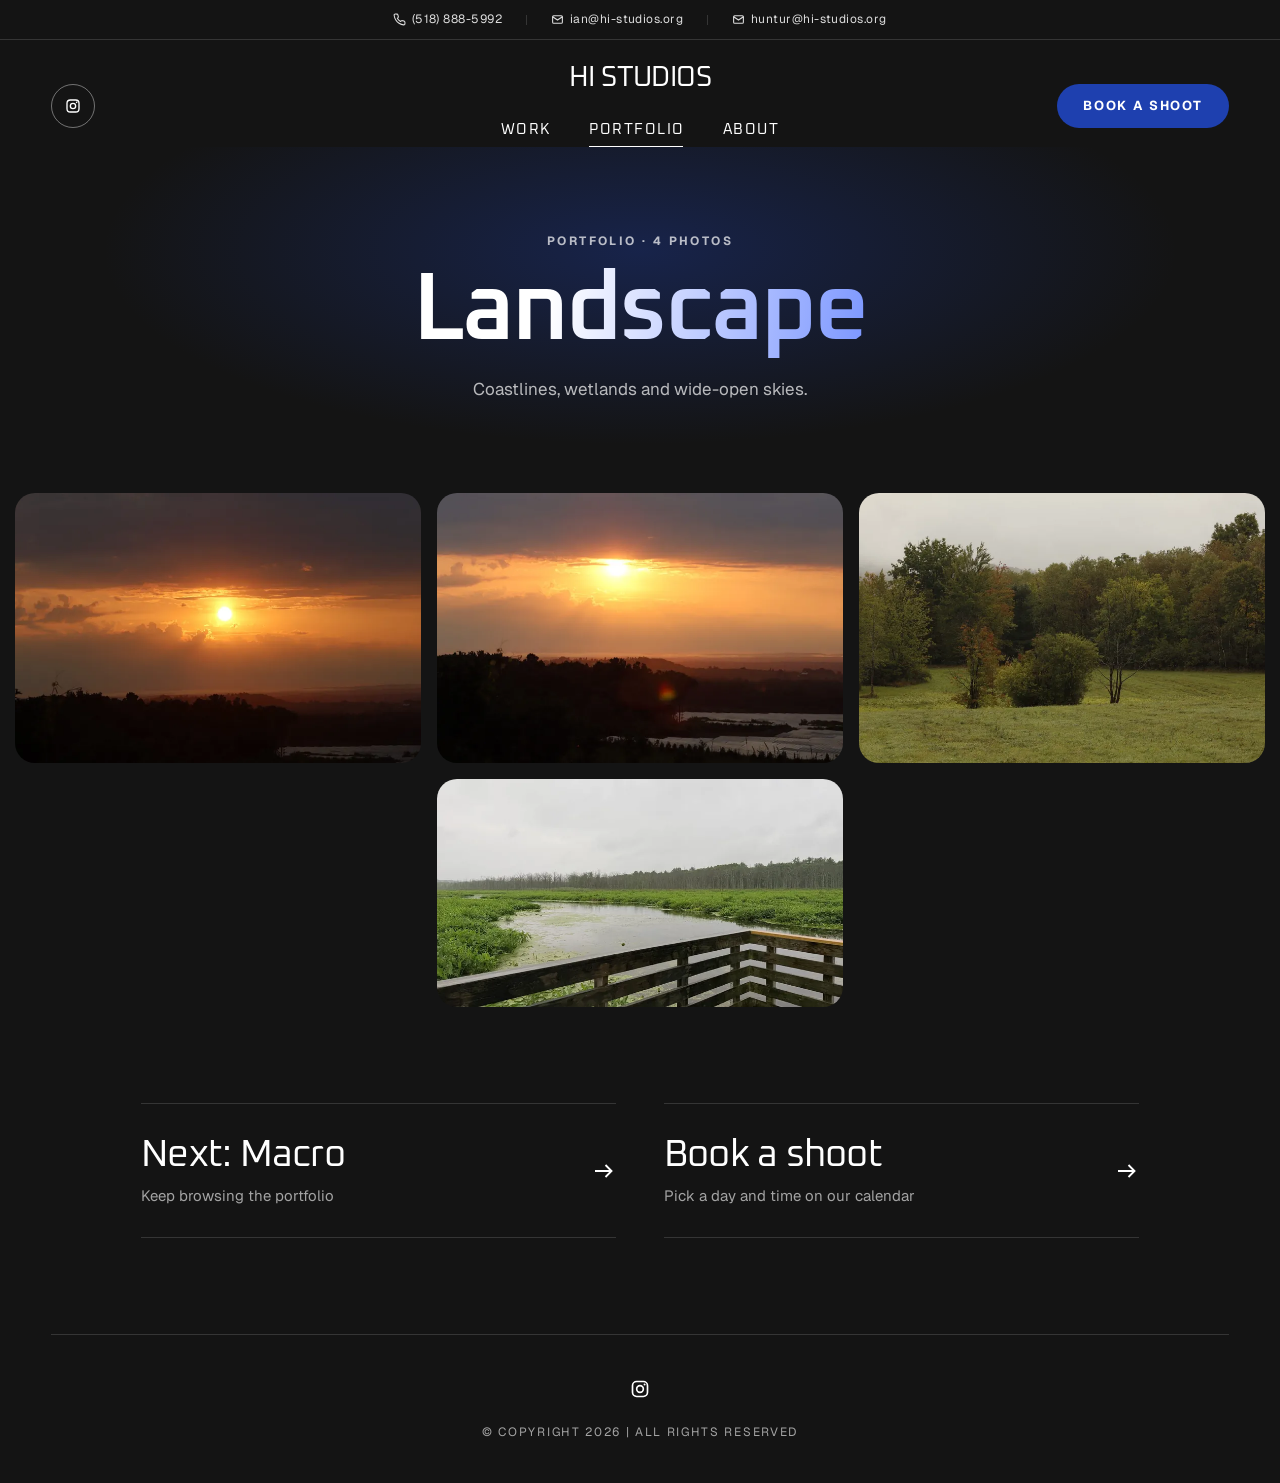
<file: landscape/index.html>
<!doctype html>
<!--
  GENERATED FILE: this gallery page is written by tools/build.py from
  tools/galleries.json and tools/gallery-template.html. Edit those and
  run  python3 tools/build.py  instead of editing this file.
  Shares styles.css, script.js, photos/ and img/ with the homepage, one
  folder up, so paths here start with ../
-->
<html lang="en">
<head>
  <meta charset="utf-8">
  <meta name="viewport" content="width=device-width, initial-scale=1">
  <meta name="theme-color" content="#141414">
  <title>Landscape | HI STUDIOS 518 Photography</title>
  <meta name="description" content="Landscape photography by HI STUDIOS in New York’s 518 area. Coastlines, wetlands and wide-open skies.">
  <link rel="canonical" href="https://hi-studios.org/landscape/">
  <meta property="og:type" content="website">
  <meta property="og:site_name" content="HI STUDIOS">
  <meta property="og:title" content="Landscape | HI STUDIOS">
  <meta property="og:description" content="Coastlines, wetlands and wide-open skies.">
  <meta property="og:url" content="https://hi-studios.org/landscape/">
  <meta property="og:image" content="https://hi-studios.org/img/landscape/sunset-sun-1600.webp">
  <meta name="twitter:card" content="summary_large_image">
  <link rel="icon" href="data:image/svg+xml,%3Csvg xmlns='http://www.w3.org/2000/svg' viewBox='0 0 32 32'%3E%3Crect width='32' height='32' fill='%230A0A0A'/%3E%3Crect x='7' y='22' width='18' height='3' fill='%23fff'/%3E%3C/svg%3E">
  <link rel="preconnect" href="https://fonts.googleapis.com">
  <link rel="preconnect" href="https://fonts.gstatic.com" crossorigin>
  <link rel="stylesheet" href="https://fonts.googleapis.com/css2?family=Oxanium:wght@400;600&family=Geist:wght@400;700&display=swap">
  <link rel="stylesheet" href="../styles.css">
  <script src="../script.js" defer></script>
</head>
<body class="page-inner">
  <a class="skip-link" href="#main">Skip to content</a>

  <div class="topbar">
    <a href="tel:+15188885992">
      <svg viewBox="0 0 24 24" fill="none" stroke="currentColor" stroke-width="2" stroke-linecap="round" stroke-linejoin="round" aria-hidden="true"><path d="M22 16.9v3a2 2 0 0 1-2.2 2 19.8 19.8 0 0 1-8.6-3.1 19.5 19.5 0 0 1-6-6A19.8 19.8 0 0 1 2.1 4.2 2 2 0 0 1 4.1 2h3a2 2 0 0 1 2 1.7c.1.9.4 1.8.7 2.7a2 2 0 0 1-.5 2.1L8 9.8a16 16 0 0 0 6 6l1.3-1.3a2 2 0 0 1 2.1-.4c.9.3 1.8.6 2.7.7a2 2 0 0 1 1.7 2z"/></svg>
      <span class="visually-hidden">Phone: </span>(518) 888-5992
    </a>
    <span class="topbar__sep" aria-hidden="true"></span>
    <span class="topbar__emails">
      <a href="mailto:ian@hi-studios.org">
        <svg viewBox="0 0 24 24" fill="none" stroke="currentColor" stroke-width="2" aria-hidden="true"><rect x="3" y="5" width="18" height="14" rx="2"/><path d="m3 7 9 6 9-6"/></svg>
        <span class="visually-hidden">Email: </span>ian@hi-studios.org
      </a>
      <span class="topbar__sep" aria-hidden="true"></span>
      <a href="mailto:huntur@hi-studios.org">
        <svg viewBox="0 0 24 24" fill="none" stroke="currentColor" stroke-width="2" aria-hidden="true"><rect x="3" y="5" width="18" height="14" rx="2"/><path d="m3 7 9 6 9-6"/></svg>
        <span class="visually-hidden">Email: </span>huntur@hi-studios.org
      </a>
    </span>
  </div>

  <header class="site-header">
    <ul class="socials" aria-label="Social links">
      <li>
        <a class="social-chip" href="https://www.instagram.com/hi.studios.99/" aria-label="Instagram">
          <svg viewBox="0 0 24 24" fill="none" stroke="currentColor" stroke-width="2" aria-hidden="true"><rect x="3" y="3" width="18" height="18" rx="5"/><circle cx="12" cy="12" r="4"/><circle cx="17.5" cy="6.5" r="1.2" fill="currentColor" stroke="none"/></svg>
        </a>
      </li>
    </ul>

    <div class="brand">
      <a class="wordmark" href="../">HI STUDIOS</a>
      <nav class="site-nav" aria-label="Main">
        <a href="../#work">Work</a>
        <a href="../#portfolio" aria-current="page">Portfolio</a>
        <a href="../about/">About</a>
      </nav>
    </div>

    <a class="btn btn--pill header-cta" href="../book/">Book a shoot</a>

    <button class="menu-toggle" type="button" aria-expanded="false" aria-controls="menu" aria-label="Open menu">
      <span></span><span></span>
    </button>
  </header>

  <dialog class="menu" id="menu" aria-label="Menu">
    <div class="menu__top">
      <a class="wordmark wordmark--small" href="../">HI STUDIOS</a>
      <button class="icon-button menu__close" type="button" aria-label="Close menu">
        <svg viewBox="0 0 24 24" fill="none" stroke="currentColor" stroke-width="1.5" aria-hidden="true"><path d="M5 5l14 14M19 5 5 19"/></svg>
      </button>
    </div>
    <nav class="menu__nav" aria-label="Main">
      <a href="../#work">Work</a>
      <a href="../#portfolio" aria-current="page">Portfolio</a>
      <a href="../about/">About</a>
    </nav>
    <div class="menu__bottom">
      <a class="btn btn--pill" href="../book/">Book a shoot</a>
      <!-- script.js copies the header's social links in here -->
    </div>
  </dialog>

  <main id="main">
    <div class="page-head">
      <p class="eyebrow">Portfolio · 4 photos</p>
      <h1 class="display">Landscape</h1>
      <p>Coastlines, wetlands and wide-open skies.</p>
    </div>

    <section class="gallery-section" aria-label="Landscape photos">
      <!-- Any photo opens in the viewer; data-gallery-label is the name it shows -->
      <ul class="gallery" data-gallery-label="_LANDSCAPE">
        <li class="gallery__item" data-reveal="0"><a class="tile" href="../img/landscape/sunset-sun-1600.webp"><img src="../img/landscape/sunset-sun-800.webp" srcset="../img/landscape/sunset-sun-800.webp 800w, ../img/landscape/sunset-sun-1600.webp 1600w" sizes="(min-width: 1024px) 30vw, (min-width: 640px) 45vw, 92vw" alt="Sunset sun" width="800" height="533" loading="eager"></a></li>
        <li class="gallery__item" data-reveal="1"><a class="tile" href="../img/landscape/sunset-clouds-1600.webp"><img src="../img/landscape/sunset-clouds-800.webp" srcset="../img/landscape/sunset-clouds-800.webp 800w, ../img/landscape/sunset-clouds-1600.webp 1600w" sizes="(min-width: 1024px) 30vw, (min-width: 640px) 45vw, 92vw" alt="Sunset clouds" width="800" height="533" loading="eager"></a></li>
        <li class="gallery__item" data-reveal="2"><a class="tile" href="../img/landscape/marsh-boardwalk-1600.webp"><img src="../img/landscape/marsh-boardwalk-800.webp" srcset="../img/landscape/marsh-boardwalk-800.webp 800w, ../img/landscape/marsh-boardwalk-1600.webp 1600w" sizes="(min-width: 1024px) 30vw, (min-width: 640px) 45vw, 92vw" alt="Marsh boardwalk" width="800" height="450" loading="eager"></a></li>
        <li class="gallery__item" data-reveal="0"><a class="tile" href="../img/landscape/meadow-fog-1600.webp"><img src="../img/landscape/meadow-fog-800.webp" srcset="../img/landscape/meadow-fog-800.webp 800w, ../img/landscape/meadow-fog-1600.webp 1600w" sizes="(min-width: 1024px) 30vw, (min-width: 640px) 45vw, 92vw" alt="Meadow fog" width="800" height="533" loading="lazy"></a></li>
      </ul>
    </section>

    <nav class="page-links" aria-label="More from HI STUDIOS">
      <a class="page-link" href="../macro/">
        <span class="page-link__title">Next: Macro</span>
        <span class="page-link__text">Keep browsing the portfolio</span>
        <svg viewBox="0 0 16 16" fill="none" stroke="currentColor" stroke-width="1.25" aria-hidden="true"><path d="M2 8h11M9 4l4 4-4 4"/></svg>
      </a>
      <a class="page-link" href="../book/">
        <span class="page-link__title">Book a shoot</span>
        <span class="page-link__text">Pick a day and time on our calendar</span>
        <svg viewBox="0 0 16 16" fill="none" stroke="currentColor" stroke-width="1.25" aria-hidden="true"><path d="M2 8h11M9 4l4 4-4 4"/></svg>
      </a>
    </nav>
  </main>

  <footer class="site-footer">
    <ul class="socials socials--footer" aria-label="Social links">
      <li>
        <a href="https://www.instagram.com/hi.studios.99/" aria-label="Instagram">
          <svg viewBox="0 0 24 24" fill="none" stroke="currentColor" stroke-width="2" aria-hidden="true"><rect x="3" y="3" width="18" height="18" rx="5"/><circle cx="12" cy="12" r="4"/><circle cx="17.5" cy="6.5" r="1.2" fill="currentColor" stroke="none"/></svg>
        </a>
      </li>
    </ul>
    <p>© Copyright <span data-year>2026</span> | All rights reserved</p>
  </footer>
  <dialog class="lightbox" aria-label="Photo viewer">
    <button class="icon-button lightbox__close" type="button" aria-label="Close">
      <svg viewBox="0 0 24 24" fill="none" stroke="currentColor" stroke-width="1.5" aria-hidden="true"><path d="M5 5l14 14M19 5 5 19"/></svg>
    </button>
    <button class="icon-button lightbox__prev" type="button" aria-label="Previous photo">
      <svg viewBox="0 0 24 24" fill="none" stroke="currentColor" stroke-width="1.5" aria-hidden="true"><path d="m15 5-7 7 7 7"/></svg>
    </button>
    <!-- The previous and next photos peek in from the sides on wide screens -->
    <img class="lightbox__peek lightbox__peek--prev" alt="" aria-hidden="true">
    <figure class="lightbox__stage">
      <img class="lightbox__img" alt="">
      <figcaption class="lightbox__count"></figcaption>
    </figure>
    <img class="lightbox__peek lightbox__peek--next" alt="" aria-hidden="true">
    <div class="lightbox__progress" aria-hidden="true"><span></span></div>
    <button class="icon-button lightbox__next" type="button" aria-label="Next photo">
      <svg viewBox="0 0 24 24" fill="none" stroke="currentColor" stroke-width="1.5" aria-hidden="true"><path d="m9 5 7 7-7 7"/></svg>
    </button>
  </dialog>
</body>
</html>
</file>
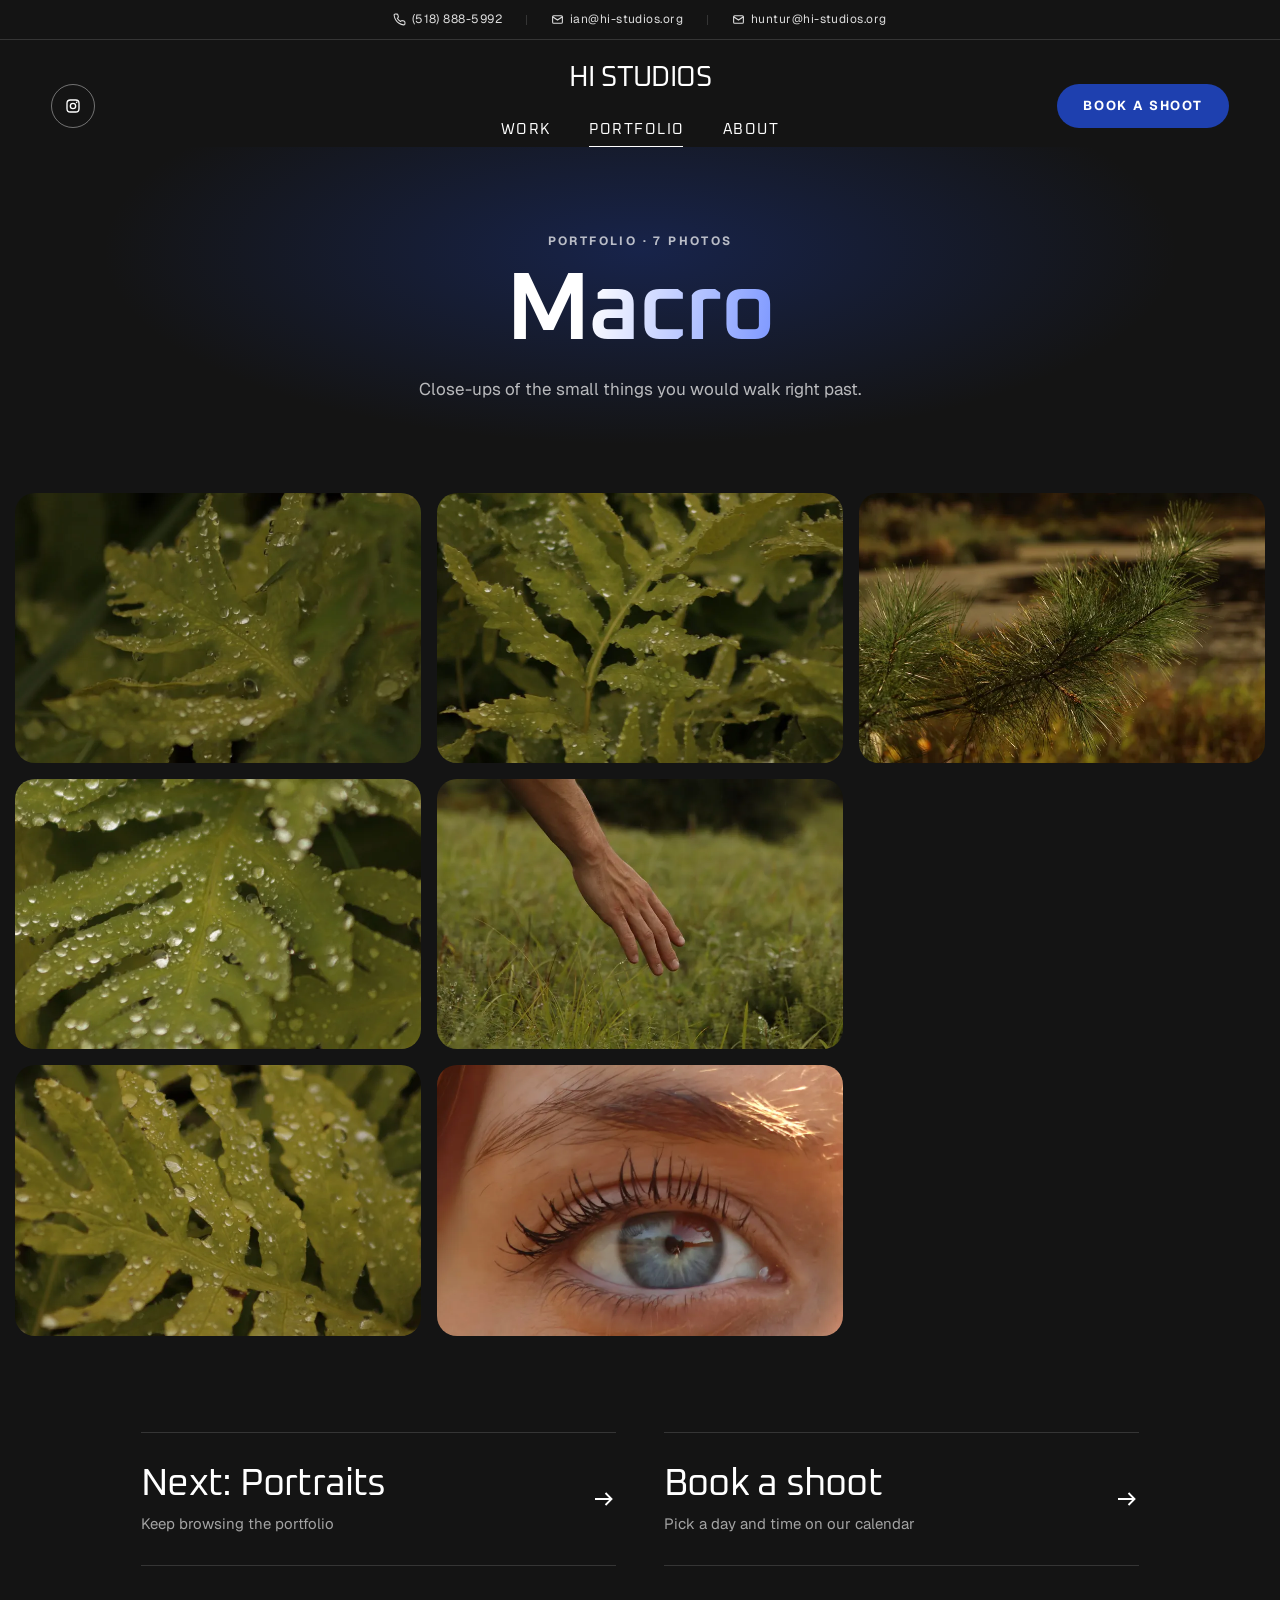
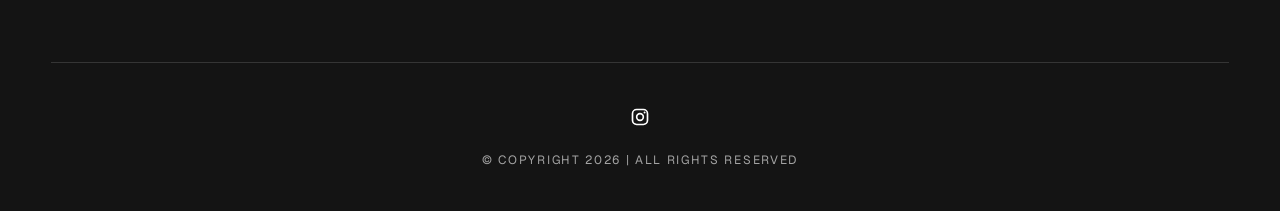
<file: macro/index.html>
<!doctype html>
<!--
  GENERATED FILE: this gallery page is written by tools/build.py from
  tools/galleries.json and tools/gallery-template.html. Edit those and
  run  python3 tools/build.py  instead of editing this file.
  Shares styles.css, script.js, photos/ and img/ with the homepage, one
  folder up, so paths here start with ../
-->
<html lang="en">
<head>
  <meta charset="utf-8">
  <meta name="viewport" content="width=device-width, initial-scale=1">
  <meta name="theme-color" content="#141414">
  <title>Macro | HI STUDIOS 518 Photography</title>
  <meta name="description" content="Macro photography by HI STUDIOS in New York’s 518 area. Close-ups of the small things you would walk right past.">
  <link rel="canonical" href="https://hi-studios.org/macro/">
  <meta property="og:type" content="website">
  <meta property="og:site_name" content="HI STUDIOS">
  <meta property="og:title" content="Macro | HI STUDIOS">
  <meta property="og:description" content="Close-ups of the small things you would walk right past.">
  <meta property="og:url" content="https://hi-studios.org/macro/">
  <meta property="og:image" content="https://hi-studios.org/img/macro/fern-dark-1600.webp">
  <meta name="twitter:card" content="summary_large_image">
  <link rel="icon" href="data:image/svg+xml,%3Csvg xmlns='http://www.w3.org/2000/svg' viewBox='0 0 32 32'%3E%3Crect width='32' height='32' fill='%230A0A0A'/%3E%3Crect x='7' y='22' width='18' height='3' fill='%23fff'/%3E%3C/svg%3E">
  <link rel="preconnect" href="https://fonts.googleapis.com">
  <link rel="preconnect" href="https://fonts.gstatic.com" crossorigin>
  <link rel="stylesheet" href="https://fonts.googleapis.com/css2?family=Oxanium:wght@400;600&family=Geist:wght@400;700&display=swap">
  <link rel="stylesheet" href="../styles.css">
  <script src="../script.js" defer></script>
</head>
<body class="page-inner">
  <a class="skip-link" href="#main">Skip to content</a>

  <div class="topbar">
    <a href="tel:+15188885992">
      <svg viewBox="0 0 24 24" fill="none" stroke="currentColor" stroke-width="2" stroke-linecap="round" stroke-linejoin="round" aria-hidden="true"><path d="M22 16.9v3a2 2 0 0 1-2.2 2 19.8 19.8 0 0 1-8.6-3.1 19.5 19.5 0 0 1-6-6A19.8 19.8 0 0 1 2.1 4.2 2 2 0 0 1 4.1 2h3a2 2 0 0 1 2 1.7c.1.9.4 1.8.7 2.7a2 2 0 0 1-.5 2.1L8 9.8a16 16 0 0 0 6 6l1.3-1.3a2 2 0 0 1 2.1-.4c.9.3 1.8.6 2.7.7a2 2 0 0 1 1.7 2z"/></svg>
      <span class="visually-hidden">Phone: </span>(518) 888-5992
    </a>
    <span class="topbar__sep" aria-hidden="true"></span>
    <span class="topbar__emails">
      <a href="mailto:ian@hi-studios.org">
        <svg viewBox="0 0 24 24" fill="none" stroke="currentColor" stroke-width="2" aria-hidden="true"><rect x="3" y="5" width="18" height="14" rx="2"/><path d="m3 7 9 6 9-6"/></svg>
        <span class="visually-hidden">Email: </span>ian@hi-studios.org
      </a>
      <span class="topbar__sep" aria-hidden="true"></span>
      <a href="mailto:huntur@hi-studios.org">
        <svg viewBox="0 0 24 24" fill="none" stroke="currentColor" stroke-width="2" aria-hidden="true"><rect x="3" y="5" width="18" height="14" rx="2"/><path d="m3 7 9 6 9-6"/></svg>
        <span class="visually-hidden">Email: </span>huntur@hi-studios.org
      </a>
    </span>
  </div>

  <header class="site-header">
    <ul class="socials" aria-label="Social links">
      <li>
        <a class="social-chip" href="https://www.instagram.com/hi.studios.99/" aria-label="Instagram">
          <svg viewBox="0 0 24 24" fill="none" stroke="currentColor" stroke-width="2" aria-hidden="true"><rect x="3" y="3" width="18" height="18" rx="5"/><circle cx="12" cy="12" r="4"/><circle cx="17.5" cy="6.5" r="1.2" fill="currentColor" stroke="none"/></svg>
        </a>
      </li>
    </ul>

    <div class="brand">
      <a class="wordmark" href="../">HI STUDIOS</a>
      <nav class="site-nav" aria-label="Main">
        <a href="../#work">Work</a>
        <a href="../#portfolio" aria-current="page">Portfolio</a>
        <a href="../about/">About</a>
      </nav>
    </div>

    <a class="btn btn--pill header-cta" href="../book/">Book a shoot</a>

    <button class="menu-toggle" type="button" aria-expanded="false" aria-controls="menu" aria-label="Open menu">
      <span></span><span></span>
    </button>
  </header>

  <dialog class="menu" id="menu" aria-label="Menu">
    <div class="menu__top">
      <a class="wordmark wordmark--small" href="../">HI STUDIOS</a>
      <button class="icon-button menu__close" type="button" aria-label="Close menu">
        <svg viewBox="0 0 24 24" fill="none" stroke="currentColor" stroke-width="1.5" aria-hidden="true"><path d="M5 5l14 14M19 5 5 19"/></svg>
      </button>
    </div>
    <nav class="menu__nav" aria-label="Main">
      <a href="../#work">Work</a>
      <a href="../#portfolio" aria-current="page">Portfolio</a>
      <a href="../about/">About</a>
    </nav>
    <div class="menu__bottom">
      <a class="btn btn--pill" href="../book/">Book a shoot</a>
      <!-- script.js copies the header's social links in here -->
    </div>
  </dialog>

  <main id="main">
    <div class="page-head">
      <p class="eyebrow">Portfolio · 7 photos</p>
      <h1 class="display">Macro</h1>
      <p>Close-ups of the small things you would walk right past.</p>
    </div>

    <section class="gallery-section" aria-label="Macro photos">
      <!-- Any photo opens in the viewer; data-gallery-label is the name it shows -->
      <ul class="gallery" data-gallery-label="_MACRO">
        <li class="gallery__item" data-reveal="0"><a class="tile" href="../img/macro/fern-dark-1600.webp"><img src="../img/macro/fern-dark-800.webp" srcset="../img/macro/fern-dark-800.webp 800w, ../img/macro/fern-dark-1600.webp 1600w" sizes="(min-width: 1024px) 30vw, (min-width: 640px) 45vw, 92vw" alt="Fern dark" width="800" height="533" loading="eager"></a></li>
        <li class="gallery__item" data-reveal="1"><a class="tile" href="../img/macro/fern-drops-1600.webp"><img src="../img/macro/fern-drops-800.webp" srcset="../img/macro/fern-drops-800.webp 800w, ../img/macro/fern-drops-1600.webp 1600w" sizes="(min-width: 1024px) 30vw, (min-width: 640px) 45vw, 92vw" alt="Fern drops" width="800" height="533" loading="eager"></a></li>
        <li class="gallery__item" data-reveal="2"><a class="tile" href="../img/macro/fern-fronds-1600.webp"><img src="../img/macro/fern-fronds-800.webp" srcset="../img/macro/fern-fronds-800.webp 800w, ../img/macro/fern-fronds-1600.webp 1600w" sizes="(min-width: 1024px) 30vw, (min-width: 640px) 45vw, 92vw" alt="Fern fronds" width="800" height="533" loading="eager"></a></li>
        <li class="gallery__item" data-reveal="0"><a class="tile" href="../img/macro/fern-stem-1600.webp"><img src="../img/macro/fern-stem-800.webp" srcset="../img/macro/fern-stem-800.webp 800w, ../img/macro/fern-stem-1600.webp 1600w" sizes="(min-width: 1024px) 30vw, (min-width: 640px) 45vw, 92vw" alt="Fern stem" width="800" height="533" loading="lazy"></a></li>
        <li class="gallery__item" data-reveal="1"><a class="tile" href="../img/macro/hand-grass-1600.webp"><img src="../img/macro/hand-grass-800.webp" srcset="../img/macro/hand-grass-800.webp 800w, ../img/macro/hand-grass-1600.webp 1600w" sizes="(min-width: 1024px) 30vw, (min-width: 640px) 45vw, 92vw" alt="Hand grass" width="800" height="533" loading="lazy"></a></li>
        <li class="gallery__item" data-reveal="2"><a class="tile" href="../img/macro/eye-closeup-1600.webp"><img src="../img/macro/eye-closeup-800.webp" srcset="../img/macro/eye-closeup-800.webp 800w, ../img/macro/eye-closeup-1600.webp 1600w" sizes="(min-width: 1024px) 30vw, (min-width: 640px) 45vw, 92vw" alt="Eye closeup" width="800" height="533" loading="lazy"></a></li>
        <li class="gallery__item" data-reveal="0"><a class="tile" href="../img/macro/pine-needles-1600.webp"><img src="../img/macro/pine-needles-800.webp" srcset="../img/macro/pine-needles-800.webp 800w, ../img/macro/pine-needles-1600.webp 1600w" sizes="(min-width: 1024px) 30vw, (min-width: 640px) 45vw, 92vw" alt="Pine needles" width="800" height="533" loading="lazy"></a></li>
      </ul>
    </section>

    <nav class="page-links" aria-label="More from HI STUDIOS">
      <a class="page-link" href="../portraits/">
        <span class="page-link__title">Next: Portraits</span>
        <span class="page-link__text">Keep browsing the portfolio</span>
        <svg viewBox="0 0 16 16" fill="none" stroke="currentColor" stroke-width="1.25" aria-hidden="true"><path d="M2 8h11M9 4l4 4-4 4"/></svg>
      </a>
      <a class="page-link" href="../book/">
        <span class="page-link__title">Book a shoot</span>
        <span class="page-link__text">Pick a day and time on our calendar</span>
        <svg viewBox="0 0 16 16" fill="none" stroke="currentColor" stroke-width="1.25" aria-hidden="true"><path d="M2 8h11M9 4l4 4-4 4"/></svg>
      </a>
    </nav>
  </main>

  <footer class="site-footer">
    <ul class="socials socials--footer" aria-label="Social links">
      <li>
        <a href="https://www.instagram.com/hi.studios.99/" aria-label="Instagram">
          <svg viewBox="0 0 24 24" fill="none" stroke="currentColor" stroke-width="2" aria-hidden="true"><rect x="3" y="3" width="18" height="18" rx="5"/><circle cx="12" cy="12" r="4"/><circle cx="17.5" cy="6.5" r="1.2" fill="currentColor" stroke="none"/></svg>
        </a>
      </li>
    </ul>
    <p>© Copyright <span data-year>2026</span> | All rights reserved</p>
  </footer>
  <dialog class="lightbox" aria-label="Photo viewer">
    <button class="icon-button lightbox__close" type="button" aria-label="Close">
      <svg viewBox="0 0 24 24" fill="none" stroke="currentColor" stroke-width="1.5" aria-hidden="true"><path d="M5 5l14 14M19 5 5 19"/></svg>
    </button>
    <button class="icon-button lightbox__prev" type="button" aria-label="Previous photo">
      <svg viewBox="0 0 24 24" fill="none" stroke="currentColor" stroke-width="1.5" aria-hidden="true"><path d="m15 5-7 7 7 7"/></svg>
    </button>
    <!-- The previous and next photos peek in from the sides on wide screens -->
    <img class="lightbox__peek lightbox__peek--prev" alt="" aria-hidden="true">
    <figure class="lightbox__stage">
      <img class="lightbox__img" alt="">
      <figcaption class="lightbox__count"></figcaption>
    </figure>
    <img class="lightbox__peek lightbox__peek--next" alt="" aria-hidden="true">
    <div class="lightbox__progress" aria-hidden="true"><span></span></div>
    <button class="icon-button lightbox__next" type="button" aria-label="Next photo">
      <svg viewBox="0 0 24 24" fill="none" stroke="currentColor" stroke-width="1.5" aria-hidden="true"><path d="m9 5 7 7-7 7"/></svg>
    </button>
  </dialog>
</body>
</html>
</file>
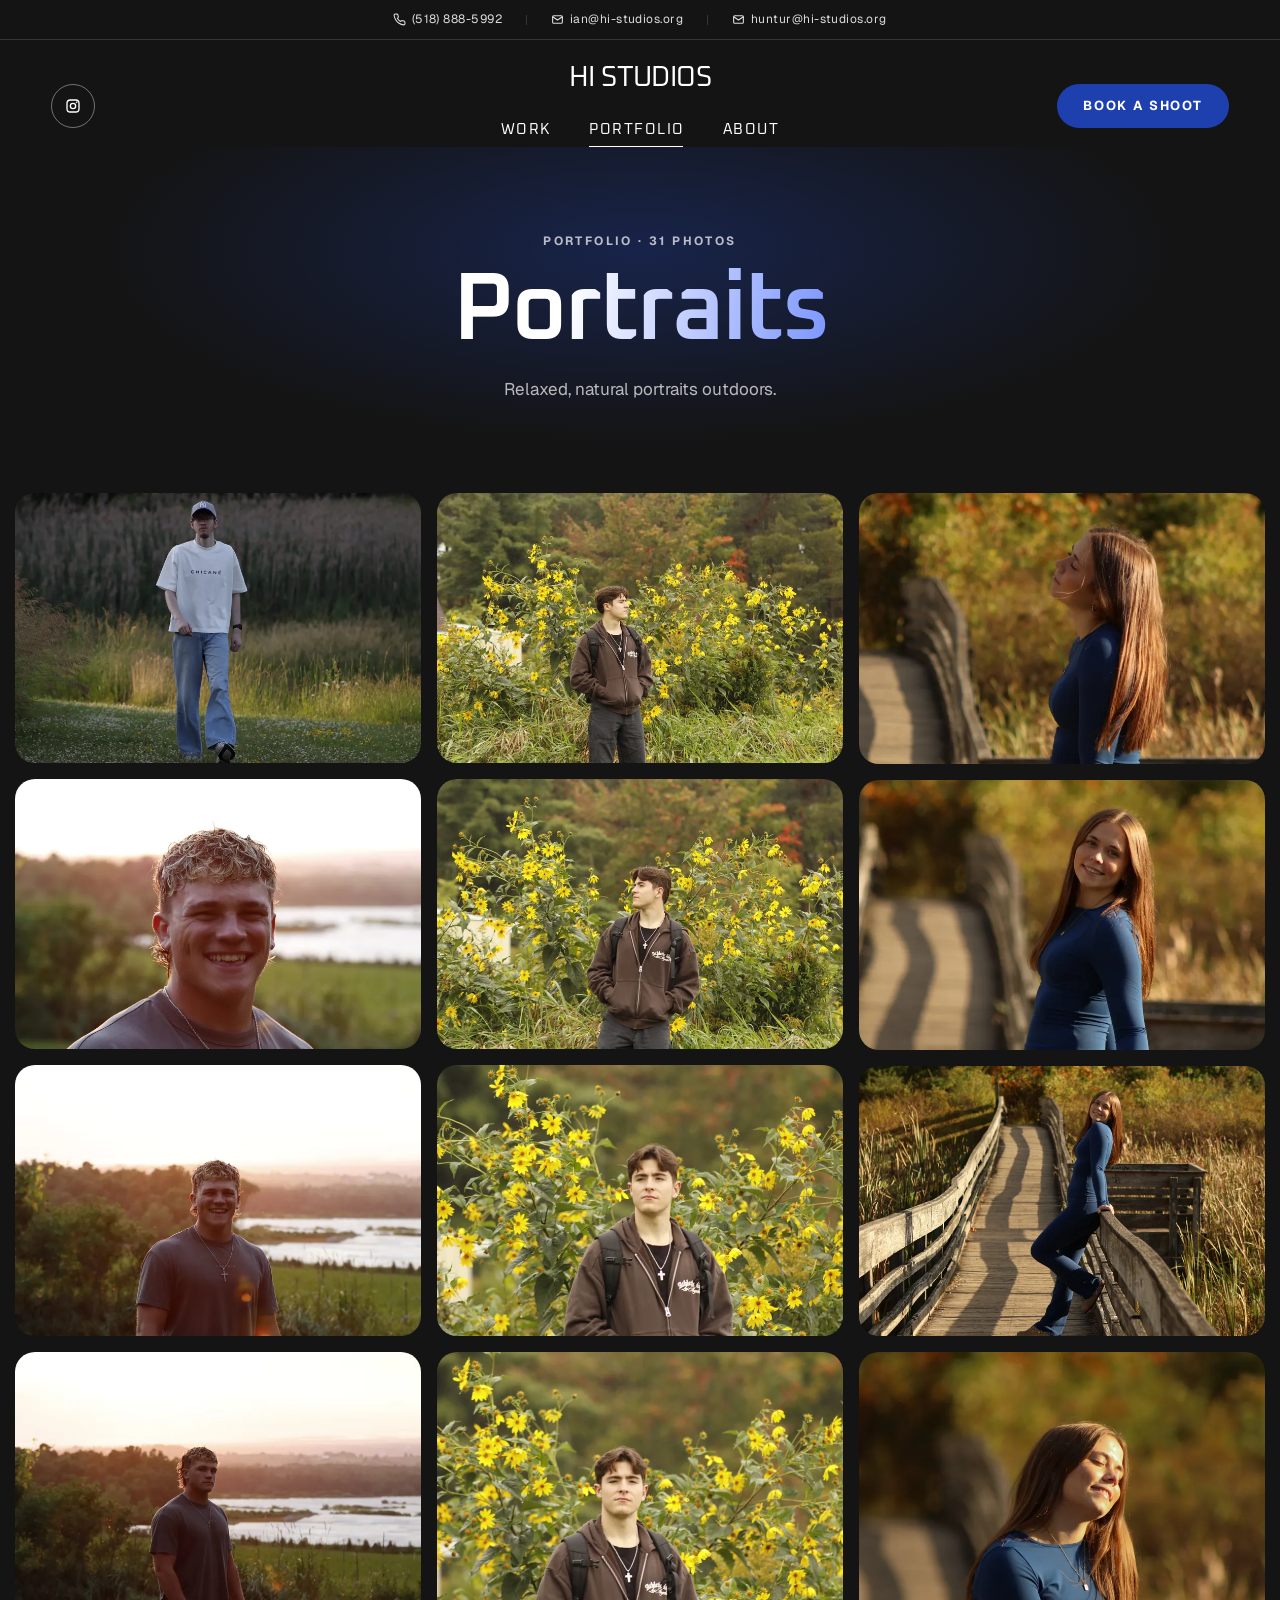
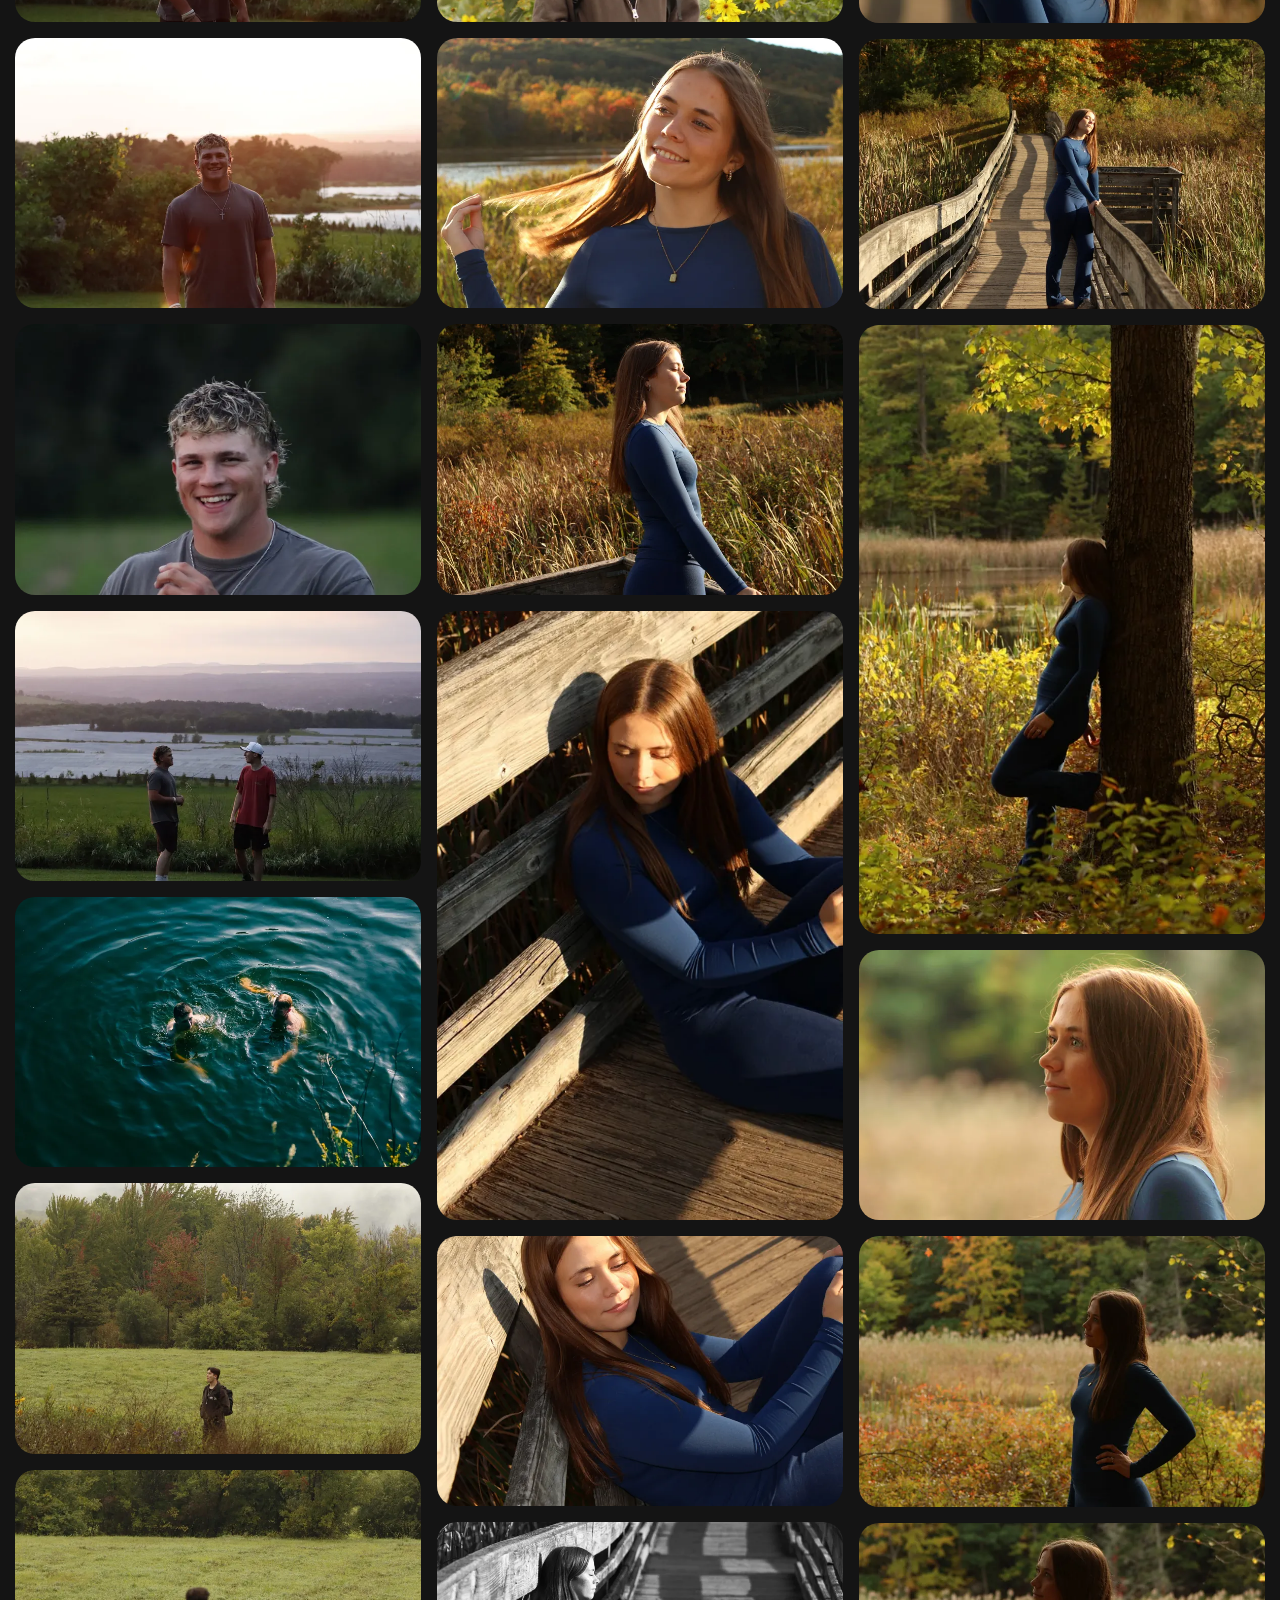
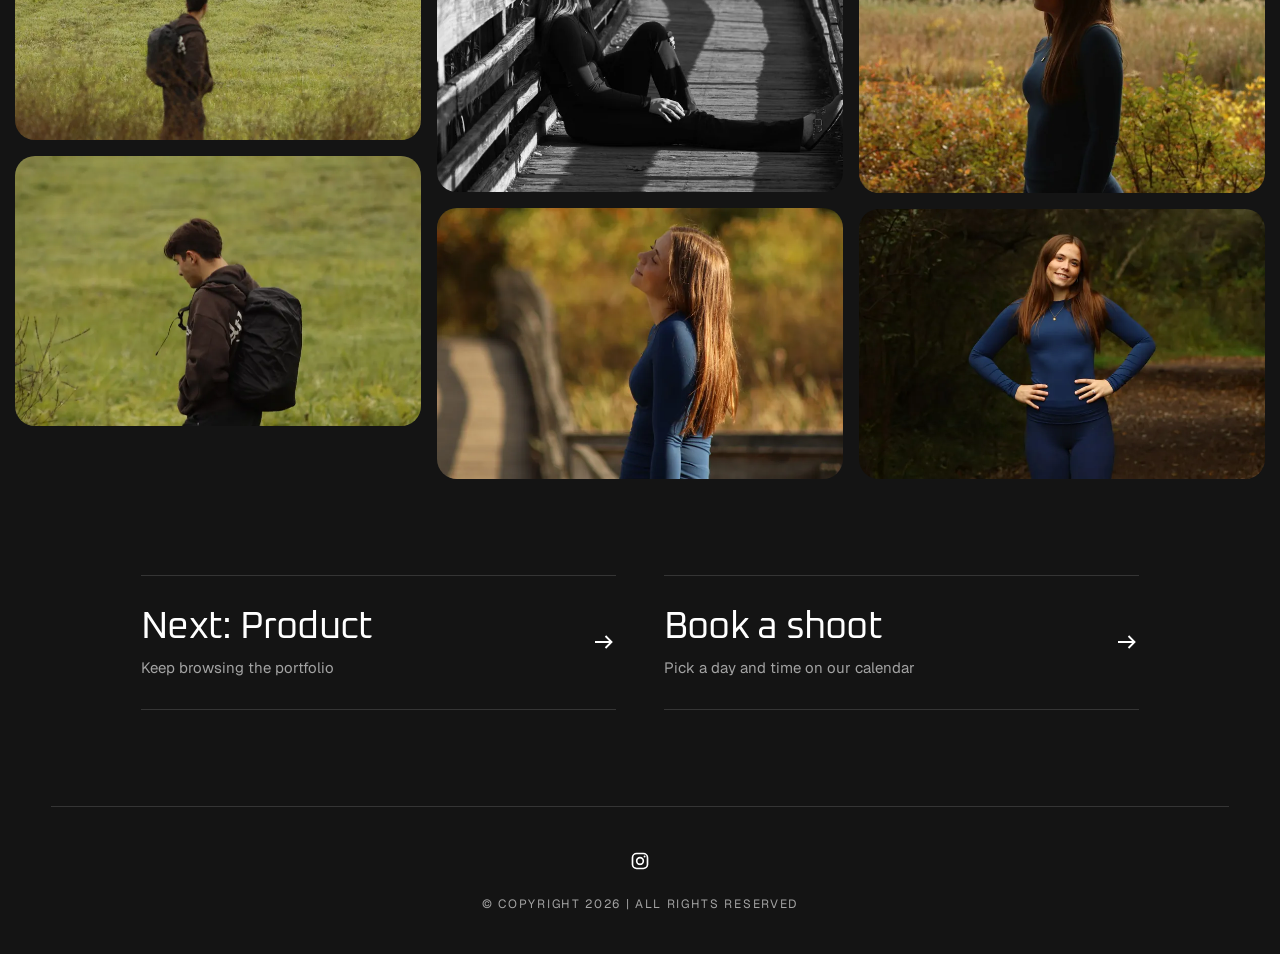
<file: portraits/index.html>
<!doctype html>
<!--
  GENERATED FILE: this gallery page is written by tools/build.py from
  tools/galleries.json and tools/gallery-template.html. Edit those and
  run  python3 tools/build.py  instead of editing this file.
  Shares styles.css, script.js, photos/ and img/ with the homepage, one
  folder up, so paths here start with ../
-->
<html lang="en">
<head>
  <meta charset="utf-8">
  <meta name="viewport" content="width=device-width, initial-scale=1">
  <meta name="theme-color" content="#141414">
  <title>Portraits | HI STUDIOS 518 Photography</title>
  <meta name="description" content="Portraits photography by HI STUDIOS in New York’s 518 area. Relaxed, natural portraits outdoors.">
  <link rel="canonical" href="https://hi-studios.org/portraits/">
  <meta property="og:type" content="website">
  <meta property="og:site_name" content="HI STUDIOS">
  <meta property="og:title" content="Portraits | HI STUDIOS">
  <meta property="og:description" content="Relaxed, natural portraits outdoors.">
  <meta property="og:url" content="https://hi-studios.org/portraits/">
  <meta property="og:image" content="https://hi-studios.org/img/portraits/walk-toward-1600.webp">
  <meta name="twitter:card" content="summary_large_image">
  <link rel="icon" href="data:image/svg+xml,%3Csvg xmlns='http://www.w3.org/2000/svg' viewBox='0 0 32 32'%3E%3Crect width='32' height='32' fill='%230A0A0A'/%3E%3Crect x='7' y='22' width='18' height='3' fill='%23fff'/%3E%3C/svg%3E">
  <link rel="preconnect" href="https://fonts.googleapis.com">
  <link rel="preconnect" href="https://fonts.gstatic.com" crossorigin>
  <link rel="stylesheet" href="https://fonts.googleapis.com/css2?family=Oxanium:wght@400;600&family=Geist:wght@400;700&display=swap">
  <link rel="stylesheet" href="../styles.css">
  <script src="../script.js" defer></script>
</head>
<body class="page-inner">
  <a class="skip-link" href="#main">Skip to content</a>

  <div class="topbar">
    <a href="tel:+15188885992">
      <svg viewBox="0 0 24 24" fill="none" stroke="currentColor" stroke-width="2" stroke-linecap="round" stroke-linejoin="round" aria-hidden="true"><path d="M22 16.9v3a2 2 0 0 1-2.2 2 19.8 19.8 0 0 1-8.6-3.1 19.5 19.5 0 0 1-6-6A19.8 19.8 0 0 1 2.1 4.2 2 2 0 0 1 4.1 2h3a2 2 0 0 1 2 1.7c.1.9.4 1.8.7 2.7a2 2 0 0 1-.5 2.1L8 9.8a16 16 0 0 0 6 6l1.3-1.3a2 2 0 0 1 2.1-.4c.9.3 1.8.6 2.7.7a2 2 0 0 1 1.7 2z"/></svg>
      <span class="visually-hidden">Phone: </span>(518) 888-5992
    </a>
    <span class="topbar__sep" aria-hidden="true"></span>
    <span class="topbar__emails">
      <a href="mailto:ian@hi-studios.org">
        <svg viewBox="0 0 24 24" fill="none" stroke="currentColor" stroke-width="2" aria-hidden="true"><rect x="3" y="5" width="18" height="14" rx="2"/><path d="m3 7 9 6 9-6"/></svg>
        <span class="visually-hidden">Email: </span>ian@hi-studios.org
      </a>
      <span class="topbar__sep" aria-hidden="true"></span>
      <a href="mailto:huntur@hi-studios.org">
        <svg viewBox="0 0 24 24" fill="none" stroke="currentColor" stroke-width="2" aria-hidden="true"><rect x="3" y="5" width="18" height="14" rx="2"/><path d="m3 7 9 6 9-6"/></svg>
        <span class="visually-hidden">Email: </span>huntur@hi-studios.org
      </a>
    </span>
  </div>

  <header class="site-header">
    <ul class="socials" aria-label="Social links">
      <li>
        <a class="social-chip" href="https://www.instagram.com/hi.studios.99/" aria-label="Instagram">
          <svg viewBox="0 0 24 24" fill="none" stroke="currentColor" stroke-width="2" aria-hidden="true"><rect x="3" y="3" width="18" height="18" rx="5"/><circle cx="12" cy="12" r="4"/><circle cx="17.5" cy="6.5" r="1.2" fill="currentColor" stroke="none"/></svg>
        </a>
      </li>
    </ul>

    <div class="brand">
      <a class="wordmark" href="../">HI STUDIOS</a>
      <nav class="site-nav" aria-label="Main">
        <a href="../#work">Work</a>
        <a href="../#portfolio" aria-current="page">Portfolio</a>
        <a href="../about/">About</a>
      </nav>
    </div>

    <a class="btn btn--pill header-cta" href="../book/">Book a shoot</a>

    <button class="menu-toggle" type="button" aria-expanded="false" aria-controls="menu" aria-label="Open menu">
      <span></span><span></span>
    </button>
  </header>

  <dialog class="menu" id="menu" aria-label="Menu">
    <div class="menu__top">
      <a class="wordmark wordmark--small" href="../">HI STUDIOS</a>
      <button class="icon-button menu__close" type="button" aria-label="Close menu">
        <svg viewBox="0 0 24 24" fill="none" stroke="currentColor" stroke-width="1.5" aria-hidden="true"><path d="M5 5l14 14M19 5 5 19"/></svg>
      </button>
    </div>
    <nav class="menu__nav" aria-label="Main">
      <a href="../#work">Work</a>
      <a href="../#portfolio" aria-current="page">Portfolio</a>
      <a href="../about/">About</a>
    </nav>
    <div class="menu__bottom">
      <a class="btn btn--pill" href="../book/">Book a shoot</a>
      <!-- script.js copies the header's social links in here -->
    </div>
  </dialog>

  <main id="main">
    <div class="page-head">
      <p class="eyebrow">Portfolio · 31 photos</p>
      <h1 class="display">Portraits</h1>
      <p>Relaxed, natural portraits outdoors.</p>
    </div>

    <section class="gallery-section" aria-label="Portraits photos">
      <!-- Any photo opens in the viewer; data-gallery-label is the name it shows -->
      <ul class="gallery" data-gallery-label="_PORTRAITS">
        <li class="gallery__item" data-reveal="0"><a class="tile" href="../img/portraits/walk-toward-1600.webp"><img src="../img/portraits/walk-toward-800.webp" srcset="../img/portraits/walk-toward-800.webp 800w, ../img/portraits/walk-toward-1600.webp 1600w" sizes="(min-width: 1024px) 30vw, (min-width: 640px) 45vw, 92vw" alt="Walk toward" width="800" height="533" loading="eager"></a></li>
        <li class="gallery__item" data-reveal="1"><a class="tile" href="../img/portraits/golden-closeup-1600.webp"><img src="../img/portraits/golden-closeup-800.webp" srcset="../img/portraits/golden-closeup-800.webp 800w, ../img/portraits/golden-closeup-1600.webp 1600w" sizes="(min-width: 1024px) 30vw, (min-width: 640px) 45vw, 92vw" alt="Golden closeup" width="800" height="533" loading="eager"></a></li>
        <li class="gallery__item" data-reveal="2"><a class="tile" href="../img/portraits/golden-smile-river-1600.webp"><img src="../img/portraits/golden-smile-river-800.webp" srcset="../img/portraits/golden-smile-river-800.webp 800w, ../img/portraits/golden-smile-river-1600.webp 1600w" sizes="(min-width: 1024px) 30vw, (min-width: 640px) 45vw, 92vw" alt="Golden smile river" width="800" height="533" loading="eager"></a></li>
        <li class="gallery__item" data-reveal="0"><a class="tile" href="../img/portraits/golden-serious-1600.webp"><img src="../img/portraits/golden-serious-800.webp" srcset="../img/portraits/golden-serious-800.webp 800w, ../img/portraits/golden-serious-1600.webp 1600w" sizes="(min-width: 1024px) 30vw, (min-width: 640px) 45vw, 92vw" alt="Golden serious" width="800" height="533" loading="lazy"></a></li>
        <li class="gallery__item" data-reveal="1"><a class="tile" href="../img/portraits/golden-standing-1600.webp"><img src="../img/portraits/golden-standing-800.webp" srcset="../img/portraits/golden-standing-800.webp 800w, ../img/portraits/golden-standing-1600.webp 1600w" sizes="(min-width: 1024px) 30vw, (min-width: 640px) 45vw, 92vw" alt="Golden standing" width="800" height="533" loading="lazy"></a></li>
        <li class="gallery__item" data-reveal="2"><a class="tile" href="../img/portraits/laugh-green-1600.webp"><img src="../img/portraits/laugh-green-800.webp" srcset="../img/portraits/laugh-green-800.webp 800w, ../img/portraits/laugh-green-1600.webp 1600w" sizes="(min-width: 1024px) 30vw, (min-width: 640px) 45vw, 92vw" alt="Laugh green" width="800" height="533" loading="lazy"></a></li>
        <li class="gallery__item" data-reveal="0"><a class="tile" href="../img/portraits/friends-talking-1600.webp"><img src="../img/portraits/friends-talking-800.webp" srcset="../img/portraits/friends-talking-800.webp 800w, ../img/portraits/friends-talking-1600.webp 1600w" sizes="(min-width: 1024px) 30vw, (min-width: 640px) 45vw, 92vw" alt="Friends talking" width="800" height="533" loading="lazy"></a></li>
        <li class="gallery__item" data-reveal="1"><a class="tile" href="../img/portraits/swimmers-1600.webp"><img src="../img/portraits/swimmers-800.webp" srcset="../img/portraits/swimmers-800.webp 800w, ../img/portraits/swimmers-1600.webp 1600w" sizes="(min-width: 1024px) 30vw, (min-width: 640px) 45vw, 92vw" alt="Swimmers" width="800" height="533" loading="lazy"></a></li>
        <li class="gallery__item" data-reveal="2"><a class="tile" href="../img/portraits/autumn-field-1600.webp"><img src="../img/portraits/autumn-field-800.webp" srcset="../img/portraits/autumn-field-800.webp 800w, ../img/portraits/autumn-field-1600.webp 1600w" sizes="(min-width: 1024px) 30vw, (min-width: 640px) 45vw, 92vw" alt="Autumn field" width="800" height="533" loading="lazy"></a></li>
        <li class="gallery__item" data-reveal="0"><a class="tile" href="../img/portraits/field-from-behind-1600.webp"><img src="../img/portraits/field-from-behind-800.webp" srcset="../img/portraits/field-from-behind-800.webp 800w, ../img/portraits/field-from-behind-1600.webp 1600w" sizes="(min-width: 1024px) 30vw, (min-width: 640px) 45vw, 92vw" alt="Field from behind" width="800" height="533" loading="lazy"></a></li>
        <li class="gallery__item" data-reveal="1"><a class="tile" href="../img/portraits/backpack-profile-1600.webp"><img src="../img/portraits/backpack-profile-800.webp" srcset="../img/portraits/backpack-profile-800.webp 800w, ../img/portraits/backpack-profile-1600.webp 1600w" sizes="(min-width: 1024px) 30vw, (min-width: 640px) 45vw, 92vw" alt="Backpack profile" width="800" height="533" loading="lazy"></a></li>
        <li class="gallery__item" data-reveal="2"><a class="tile" href="../img/portraits/flowers-wide-1600.webp"><img src="../img/portraits/flowers-wide-800.webp" srcset="../img/portraits/flowers-wide-800.webp 800w, ../img/portraits/flowers-wide-1600.webp 1600w" sizes="(min-width: 1024px) 30vw, (min-width: 640px) 45vw, 92vw" alt="Flowers wide" width="800" height="533" loading="lazy"></a></li>
        <li class="gallery__item" data-reveal="0"><a class="tile" href="../img/portraits/flowers-pockets-1600.webp"><img src="../img/portraits/flowers-pockets-800.webp" srcset="../img/portraits/flowers-pockets-800.webp 800w, ../img/portraits/flowers-pockets-1600.webp 1600w" sizes="(min-width: 1024px) 30vw, (min-width: 640px) 45vw, 92vw" alt="Flowers pockets" width="800" height="533" loading="lazy"></a></li>
        <li class="gallery__item" data-reveal="1"><a class="tile" href="../img/portraits/flowers-side-1600.webp"><img src="../img/portraits/flowers-side-800.webp" srcset="../img/portraits/flowers-side-800.webp 800w, ../img/portraits/flowers-side-1600.webp 1600w" sizes="(min-width: 1024px) 30vw, (min-width: 640px) 45vw, 92vw" alt="Flowers side" width="800" height="533" loading="lazy"></a></li>
        <li class="gallery__item" data-reveal="2"><a class="tile" href="../img/portraits/flowers-closeup-1600.webp"><img src="../img/portraits/flowers-closeup-800.webp" srcset="../img/portraits/flowers-closeup-800.webp 800w, ../img/portraits/flowers-closeup-1600.webp 1600w" sizes="(min-width: 1024px) 30vw, (min-width: 640px) 45vw, 92vw" alt="Flowers closeup" width="800" height="533" loading="lazy"></a></li>
        <li class="gallery__item" data-reveal="0"><a class="tile" href="../img/portraits/hair-flip-lake-1600.webp"><img src="../img/portraits/hair-flip-lake-800.webp" srcset="../img/portraits/hair-flip-lake-800.webp 800w, ../img/portraits/hair-flip-lake-1600.webp 1600w" sizes="(min-width: 1024px) 30vw, (min-width: 640px) 45vw, 92vw" alt="Hair flip lake" width="800" height="533" loading="lazy"></a></li>
        <li class="gallery__item" data-reveal="1"><a class="tile" href="../img/portraits/boardwalk-marsh-profile-1600.webp"><img src="../img/portraits/boardwalk-marsh-profile-800.webp" srcset="../img/portraits/boardwalk-marsh-profile-800.webp 800w, ../img/portraits/boardwalk-marsh-profile-1600.webp 1600w" sizes="(min-width: 1024px) 30vw, (min-width: 640px) 45vw, 92vw" alt="Boardwalk marsh profile" width="800" height="533" loading="lazy"></a></li>
        <li class="gallery__item" data-reveal="2"><a class="tile" href="../img/portraits/boardwalk-seated-down-1600.webp"><img src="../img/portraits/boardwalk-seated-down-800.webp" srcset="../img/portraits/boardwalk-seated-down-800.webp 800w, ../img/portraits/boardwalk-seated-down-1600.webp 1600w" sizes="(min-width: 1024px) 30vw, (min-width: 640px) 45vw, 92vw" alt="Boardwalk seated down" width="533" height="800" loading="lazy"></a></li>
        <li class="gallery__item" data-reveal="0"><a class="tile" href="../img/portraits/boardwalk-seated-close-1600.webp"><img src="../img/portraits/boardwalk-seated-close-800.webp" srcset="../img/portraits/boardwalk-seated-close-800.webp 800w, ../img/portraits/boardwalk-seated-close-1600.webp 1600w" sizes="(min-width: 1024px) 30vw, (min-width: 640px) 45vw, 92vw" alt="Boardwalk seated close" width="800" height="533" loading="lazy"></a></li>
        <li class="gallery__item" data-reveal="1"><a class="tile" href="../img/portraits/boardwalk-seated-bw-1600.webp"><img src="../img/portraits/boardwalk-seated-bw-800.webp" srcset="../img/portraits/boardwalk-seated-bw-800.webp 800w, ../img/portraits/boardwalk-seated-bw-1600.webp 1600w" sizes="(min-width: 1024px) 30vw, (min-width: 640px) 45vw, 92vw" alt="Boardwalk seated bw" width="800" height="533" loading="lazy"></a></li>
        <li class="gallery__item" data-reveal="2"><a class="tile" href="../img/portraits/head-back-smile-1600.webp"><img src="../img/portraits/head-back-smile-800.webp" srcset="../img/portraits/head-back-smile-800.webp 800w, ../img/portraits/head-back-smile-1600.webp 1600w" sizes="(min-width: 1024px) 30vw, (min-width: 640px) 45vw, 92vw" alt="Head back smile" width="800" height="533" loading="lazy"></a></li>
        <li class="gallery__item" data-reveal="0"><a class="tile" href="../img/portraits/head-back-profile-1600.webp"><img src="../img/portraits/head-back-profile-800.webp" srcset="../img/portraits/head-back-profile-800.webp 800w, ../img/portraits/head-back-profile-1600.webp 1600w" sizes="(min-width: 1024px) 30vw, (min-width: 640px) 45vw, 92vw" alt="Head back profile" width="800" height="534" loading="lazy"></a></li>
        <li class="gallery__item" data-reveal="1"><a class="tile" href="../img/portraits/over-shoulder-smile-1600.webp"><img src="../img/portraits/over-shoulder-smile-800.webp" srcset="../img/portraits/over-shoulder-smile-800.webp 800w, ../img/portraits/over-shoulder-smile-1600.webp 1600w" sizes="(min-width: 1024px) 30vw, (min-width: 640px) 45vw, 92vw" alt="Over shoulder smile" width="800" height="533" loading="lazy"></a></li>
        <li class="gallery__item" data-reveal="2"><a class="tile" href="../img/portraits/boardwalk-rail-smile-1600.webp"><img src="../img/portraits/boardwalk-rail-smile-800.webp" srcset="../img/portraits/boardwalk-rail-smile-800.webp 800w, ../img/portraits/boardwalk-rail-smile-1600.webp 1600w" sizes="(min-width: 1024px) 30vw, (min-width: 640px) 45vw, 92vw" alt="Boardwalk rail smile" width="800" height="533" loading="lazy"></a></li>
        <li class="gallery__item" data-reveal="0"><a class="tile" href="../img/portraits/sunlit-eyes-closed-1600.webp"><img src="../img/portraits/sunlit-eyes-closed-800.webp" srcset="../img/portraits/sunlit-eyes-closed-800.webp 800w, ../img/portraits/sunlit-eyes-closed-1600.webp 1600w" sizes="(min-width: 1024px) 30vw, (min-width: 640px) 45vw, 92vw" alt="Sunlit eyes closed" width="800" height="533" loading="lazy"></a></li>
        <li class="gallery__item" data-reveal="1"><a class="tile" href="../img/portraits/boardwalk-rail-sun-1600.webp"><img src="../img/portraits/boardwalk-rail-sun-800.webp" srcset="../img/portraits/boardwalk-rail-sun-800.webp 800w, ../img/portraits/boardwalk-rail-sun-1600.webp 1600w" sizes="(min-width: 1024px) 30vw, (min-width: 640px) 45vw, 92vw" alt="Boardwalk rail sun" width="800" height="533" loading="lazy"></a></li>
        <li class="gallery__item" data-reveal="2"><a class="tile" href="../img/portraits/tree-lean-pond-1600.webp"><img src="../img/portraits/tree-lean-pond-800.webp" srcset="../img/portraits/tree-lean-pond-800.webp 800w, ../img/portraits/tree-lean-pond-1600.webp 1600w" sizes="(min-width: 1024px) 30vw, (min-width: 640px) 45vw, 92vw" alt="Tree lean pond" width="533" height="800" loading="lazy"></a></li>
        <li class="gallery__item" data-reveal="0"><a class="tile" href="../img/portraits/profile-backlit-1600.webp"><img src="../img/portraits/profile-backlit-800.webp" srcset="../img/portraits/profile-backlit-800.webp 800w, ../img/portraits/profile-backlit-1600.webp 1600w" sizes="(min-width: 1024px) 30vw, (min-width: 640px) 45vw, 92vw" alt="Profile backlit" width="800" height="533" loading="lazy"></a></li>
        <li class="gallery__item" data-reveal="1"><a class="tile" href="../img/portraits/hand-on-hip-profile-1600.webp"><img src="../img/portraits/hand-on-hip-profile-800.webp" srcset="../img/portraits/hand-on-hip-profile-800.webp 800w, ../img/portraits/hand-on-hip-profile-1600.webp 1600w" sizes="(min-width: 1024px) 30vw, (min-width: 640px) 45vw, 92vw" alt="Hand on hip profile" width="800" height="533" loading="lazy"></a></li>
        <li class="gallery__item" data-reveal="2"><a class="tile" href="../img/portraits/foliage-profile-1600.webp"><img src="../img/portraits/foliage-profile-800.webp" srcset="../img/portraits/foliage-profile-800.webp 800w, ../img/portraits/foliage-profile-1600.webp 1600w" sizes="(min-width: 1024px) 30vw, (min-width: 640px) 45vw, 92vw" alt="Foliage profile" width="800" height="533" loading="lazy"></a></li>
        <li class="gallery__item" data-reveal="0"><a class="tile" href="../img/portraits/trail-hands-on-hips-1600.webp"><img src="../img/portraits/trail-hands-on-hips-800.webp" srcset="../img/portraits/trail-hands-on-hips-800.webp 800w, ../img/portraits/trail-hands-on-hips-1600.webp 1600w" sizes="(min-width: 1024px) 30vw, (min-width: 640px) 45vw, 92vw" alt="Trail hands on hips" width="800" height="533" loading="lazy"></a></li>
      </ul>
    </section>

    <nav class="page-links" aria-label="More from HI STUDIOS">
      <a class="page-link" href="../product/">
        <span class="page-link__title">Next: Product</span>
        <span class="page-link__text">Keep browsing the portfolio</span>
        <svg viewBox="0 0 16 16" fill="none" stroke="currentColor" stroke-width="1.25" aria-hidden="true"><path d="M2 8h11M9 4l4 4-4 4"/></svg>
      </a>
      <a class="page-link" href="../book/">
        <span class="page-link__title">Book a shoot</span>
        <span class="page-link__text">Pick a day and time on our calendar</span>
        <svg viewBox="0 0 16 16" fill="none" stroke="currentColor" stroke-width="1.25" aria-hidden="true"><path d="M2 8h11M9 4l4 4-4 4"/></svg>
      </a>
    </nav>
  </main>

  <footer class="site-footer">
    <ul class="socials socials--footer" aria-label="Social links">
      <li>
        <a href="https://www.instagram.com/hi.studios.99/" aria-label="Instagram">
          <svg viewBox="0 0 24 24" fill="none" stroke="currentColor" stroke-width="2" aria-hidden="true"><rect x="3" y="3" width="18" height="18" rx="5"/><circle cx="12" cy="12" r="4"/><circle cx="17.5" cy="6.5" r="1.2" fill="currentColor" stroke="none"/></svg>
        </a>
      </li>
    </ul>
    <p>© Copyright <span data-year>2026</span> | All rights reserved</p>
  </footer>
  <dialog class="lightbox" aria-label="Photo viewer">
    <button class="icon-button lightbox__close" type="button" aria-label="Close">
      <svg viewBox="0 0 24 24" fill="none" stroke="currentColor" stroke-width="1.5" aria-hidden="true"><path d="M5 5l14 14M19 5 5 19"/></svg>
    </button>
    <button class="icon-button lightbox__prev" type="button" aria-label="Previous photo">
      <svg viewBox="0 0 24 24" fill="none" stroke="currentColor" stroke-width="1.5" aria-hidden="true"><path d="m15 5-7 7 7 7"/></svg>
    </button>
    <!-- The previous and next photos peek in from the sides on wide screens -->
    <img class="lightbox__peek lightbox__peek--prev" alt="" aria-hidden="true">
    <figure class="lightbox__stage">
      <img class="lightbox__img" alt="">
      <figcaption class="lightbox__count"></figcaption>
    </figure>
    <img class="lightbox__peek lightbox__peek--next" alt="" aria-hidden="true">
    <div class="lightbox__progress" aria-hidden="true"><span></span></div>
    <button class="icon-button lightbox__next" type="button" aria-label="Next photo">
      <svg viewBox="0 0 24 24" fill="none" stroke="currentColor" stroke-width="1.5" aria-hidden="true"><path d="m9 5 7 7-7 7"/></svg>
    </button>
  </dialog>
</body>
</html>
</file>
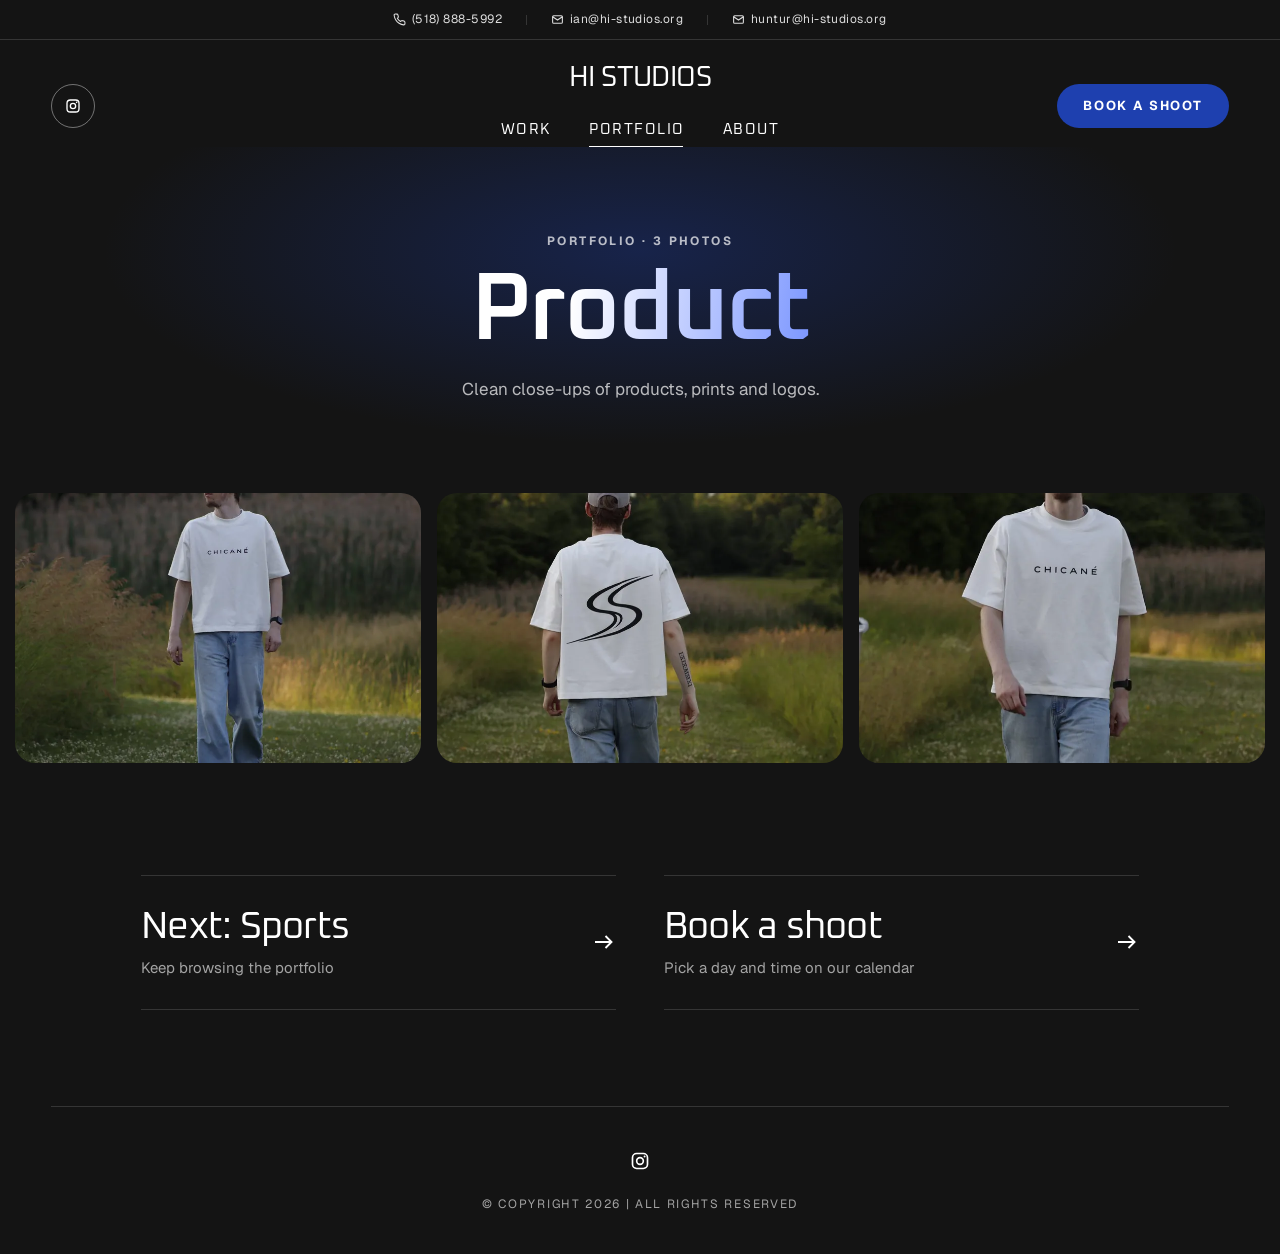
<file: product/index.html>
<!doctype html>
<!--
  GENERATED FILE: this gallery page is written by tools/build.py from
  tools/galleries.json and tools/gallery-template.html. Edit those and
  run  python3 tools/build.py  instead of editing this file.
  Shares styles.css, script.js, photos/ and img/ with the homepage, one
  folder up, so paths here start with ../
-->
<html lang="en">
<head>
  <meta charset="utf-8">
  <meta name="viewport" content="width=device-width, initial-scale=1">
  <meta name="theme-color" content="#141414">
  <title>Product | HI STUDIOS 518 Photography</title>
  <meta name="description" content="Product photography by HI STUDIOS in New York’s 518 area. Clean close-ups of products, prints and logos.">
  <link rel="canonical" href="https://hi-studios.org/product/">
  <meta property="og:type" content="website">
  <meta property="og:site_name" content="HI STUDIOS">
  <meta property="og:title" content="Product | HI STUDIOS">
  <meta property="og:description" content="Clean close-ups of products, prints and logos.">
  <meta property="og:url" content="https://hi-studios.org/product/">
  <meta property="og:image" content="https://hi-studios.org/img/product/front-print-walk-1600.webp">
  <meta name="twitter:card" content="summary_large_image">
  <link rel="icon" href="data:image/svg+xml,%3Csvg xmlns='http://www.w3.org/2000/svg' viewBox='0 0 32 32'%3E%3Crect width='32' height='32' fill='%230A0A0A'/%3E%3Crect x='7' y='22' width='18' height='3' fill='%23fff'/%3E%3C/svg%3E">
  <link rel="preconnect" href="https://fonts.googleapis.com">
  <link rel="preconnect" href="https://fonts.gstatic.com" crossorigin>
  <link rel="stylesheet" href="https://fonts.googleapis.com/css2?family=Oxanium:wght@400;600&family=Geist:wght@400;700&display=swap">
  <link rel="stylesheet" href="../styles.css">
  <script src="../script.js" defer></script>
</head>
<body class="page-inner">
  <a class="skip-link" href="#main">Skip to content</a>

  <div class="topbar">
    <a href="tel:+15188885992">
      <svg viewBox="0 0 24 24" fill="none" stroke="currentColor" stroke-width="2" stroke-linecap="round" stroke-linejoin="round" aria-hidden="true"><path d="M22 16.9v3a2 2 0 0 1-2.2 2 19.8 19.8 0 0 1-8.6-3.1 19.5 19.5 0 0 1-6-6A19.8 19.8 0 0 1 2.1 4.2 2 2 0 0 1 4.1 2h3a2 2 0 0 1 2 1.7c.1.9.4 1.8.7 2.7a2 2 0 0 1-.5 2.1L8 9.8a16 16 0 0 0 6 6l1.3-1.3a2 2 0 0 1 2.1-.4c.9.3 1.8.6 2.7.7a2 2 0 0 1 1.7 2z"/></svg>
      <span class="visually-hidden">Phone: </span>(518) 888-5992
    </a>
    <span class="topbar__sep" aria-hidden="true"></span>
    <span class="topbar__emails">
      <a href="mailto:ian@hi-studios.org">
        <svg viewBox="0 0 24 24" fill="none" stroke="currentColor" stroke-width="2" aria-hidden="true"><rect x="3" y="5" width="18" height="14" rx="2"/><path d="m3 7 9 6 9-6"/></svg>
        <span class="visually-hidden">Email: </span>ian@hi-studios.org
      </a>
      <span class="topbar__sep" aria-hidden="true"></span>
      <a href="mailto:huntur@hi-studios.org">
        <svg viewBox="0 0 24 24" fill="none" stroke="currentColor" stroke-width="2" aria-hidden="true"><rect x="3" y="5" width="18" height="14" rx="2"/><path d="m3 7 9 6 9-6"/></svg>
        <span class="visually-hidden">Email: </span>huntur@hi-studios.org
      </a>
    </span>
  </div>

  <header class="site-header">
    <ul class="socials" aria-label="Social links">
      <li>
        <a class="social-chip" href="https://www.instagram.com/hi.studios.99/" aria-label="Instagram">
          <svg viewBox="0 0 24 24" fill="none" stroke="currentColor" stroke-width="2" aria-hidden="true"><rect x="3" y="3" width="18" height="18" rx="5"/><circle cx="12" cy="12" r="4"/><circle cx="17.5" cy="6.5" r="1.2" fill="currentColor" stroke="none"/></svg>
        </a>
      </li>
    </ul>

    <div class="brand">
      <a class="wordmark" href="../">HI STUDIOS</a>
      <nav class="site-nav" aria-label="Main">
        <a href="../#work">Work</a>
        <a href="../#portfolio" aria-current="page">Portfolio</a>
        <a href="../about/">About</a>
      </nav>
    </div>

    <a class="btn btn--pill header-cta" href="../book/">Book a shoot</a>

    <button class="menu-toggle" type="button" aria-expanded="false" aria-controls="menu" aria-label="Open menu">
      <span></span><span></span>
    </button>
  </header>

  <dialog class="menu" id="menu" aria-label="Menu">
    <div class="menu__top">
      <a class="wordmark wordmark--small" href="../">HI STUDIOS</a>
      <button class="icon-button menu__close" type="button" aria-label="Close menu">
        <svg viewBox="0 0 24 24" fill="none" stroke="currentColor" stroke-width="1.5" aria-hidden="true"><path d="M5 5l14 14M19 5 5 19"/></svg>
      </button>
    </div>
    <nav class="menu__nav" aria-label="Main">
      <a href="../#work">Work</a>
      <a href="../#portfolio" aria-current="page">Portfolio</a>
      <a href="../about/">About</a>
    </nav>
    <div class="menu__bottom">
      <a class="btn btn--pill" href="../book/">Book a shoot</a>
      <!-- script.js copies the header's social links in here -->
    </div>
  </dialog>

  <main id="main">
    <div class="page-head">
      <p class="eyebrow">Portfolio · 3 photos</p>
      <h1 class="display">Product</h1>
      <p>Clean close-ups of products, prints and logos.</p>
    </div>

    <section class="gallery-section" aria-label="Product photos">
      <!-- Any photo opens in the viewer; data-gallery-label is the name it shows -->
      <ul class="gallery" data-gallery-label="_PRODUCT">
        <li class="gallery__item" data-reveal="0"><a class="tile" href="../img/product/front-print-walk-1600.webp"><img src="../img/product/front-print-walk-800.webp" srcset="../img/product/front-print-walk-800.webp 800w, ../img/product/front-print-walk-1600.webp 1600w" sizes="(min-width: 1024px) 30vw, (min-width: 640px) 45vw, 92vw" alt="Front print walk" width="800" height="533" loading="eager"></a></li>
        <li class="gallery__item" data-reveal="1"><a class="tile" href="../img/product/back-print-closeup-1600.webp"><img src="../img/product/back-print-closeup-800.webp" srcset="../img/product/back-print-closeup-800.webp 800w, ../img/product/back-print-closeup-1600.webp 1600w" sizes="(min-width: 1024px) 30vw, (min-width: 640px) 45vw, 92vw" alt="Back print closeup" width="800" height="533" loading="eager"></a></li>
        <li class="gallery__item" data-reveal="2"><a class="tile" href="../img/product/front-print-detail-1600.webp"><img src="../img/product/front-print-detail-800.webp" srcset="../img/product/front-print-detail-800.webp 800w, ../img/product/front-print-detail-1600.webp 1600w" sizes="(min-width: 1024px) 30vw, (min-width: 640px) 45vw, 92vw" alt="Front print detail" width="800" height="533" loading="eager"></a></li>
      </ul>
    </section>

    <nav class="page-links" aria-label="More from HI STUDIOS">
      <a class="page-link" href="../sports/">
        <span class="page-link__title">Next: Sports</span>
        <span class="page-link__text">Keep browsing the portfolio</span>
        <svg viewBox="0 0 16 16" fill="none" stroke="currentColor" stroke-width="1.25" aria-hidden="true"><path d="M2 8h11M9 4l4 4-4 4"/></svg>
      </a>
      <a class="page-link" href="../book/">
        <span class="page-link__title">Book a shoot</span>
        <span class="page-link__text">Pick a day and time on our calendar</span>
        <svg viewBox="0 0 16 16" fill="none" stroke="currentColor" stroke-width="1.25" aria-hidden="true"><path d="M2 8h11M9 4l4 4-4 4"/></svg>
      </a>
    </nav>
  </main>

  <footer class="site-footer">
    <ul class="socials socials--footer" aria-label="Social links">
      <li>
        <a href="https://www.instagram.com/hi.studios.99/" aria-label="Instagram">
          <svg viewBox="0 0 24 24" fill="none" stroke="currentColor" stroke-width="2" aria-hidden="true"><rect x="3" y="3" width="18" height="18" rx="5"/><circle cx="12" cy="12" r="4"/><circle cx="17.5" cy="6.5" r="1.2" fill="currentColor" stroke="none"/></svg>
        </a>
      </li>
    </ul>
    <p>© Copyright <span data-year>2026</span> | All rights reserved</p>
  </footer>
  <dialog class="lightbox" aria-label="Photo viewer">
    <button class="icon-button lightbox__close" type="button" aria-label="Close">
      <svg viewBox="0 0 24 24" fill="none" stroke="currentColor" stroke-width="1.5" aria-hidden="true"><path d="M5 5l14 14M19 5 5 19"/></svg>
    </button>
    <button class="icon-button lightbox__prev" type="button" aria-label="Previous photo">
      <svg viewBox="0 0 24 24" fill="none" stroke="currentColor" stroke-width="1.5" aria-hidden="true"><path d="m15 5-7 7 7 7"/></svg>
    </button>
    <!-- The previous and next photos peek in from the sides on wide screens -->
    <img class="lightbox__peek lightbox__peek--prev" alt="" aria-hidden="true">
    <figure class="lightbox__stage">
      <img class="lightbox__img" alt="">
      <figcaption class="lightbox__count"></figcaption>
    </figure>
    <img class="lightbox__peek lightbox__peek--next" alt="" aria-hidden="true">
    <div class="lightbox__progress" aria-hidden="true"><span></span></div>
    <button class="icon-button lightbox__next" type="button" aria-label="Next photo">
      <svg viewBox="0 0 24 24" fill="none" stroke="currentColor" stroke-width="1.5" aria-hidden="true"><path d="m9 5 7 7-7 7"/></svg>
    </button>
  </dialog>
</body>
</html>
</file>
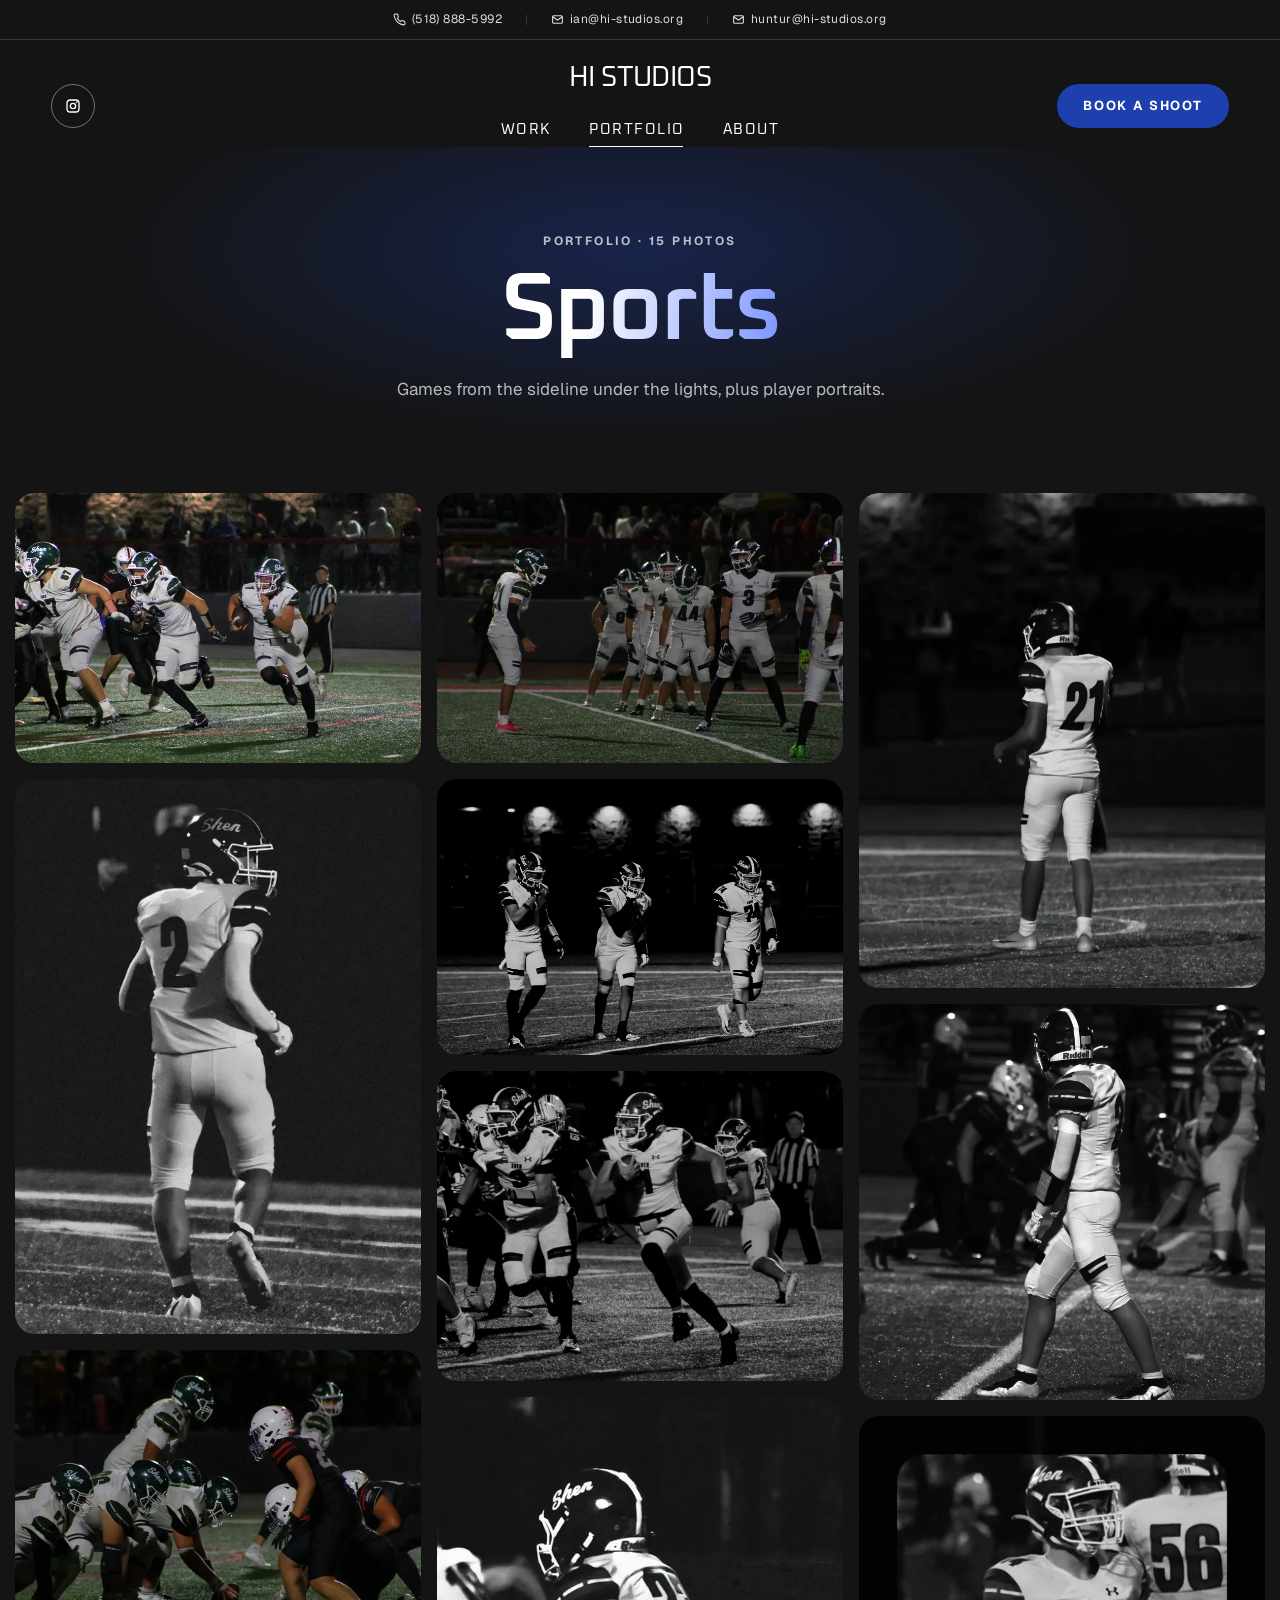
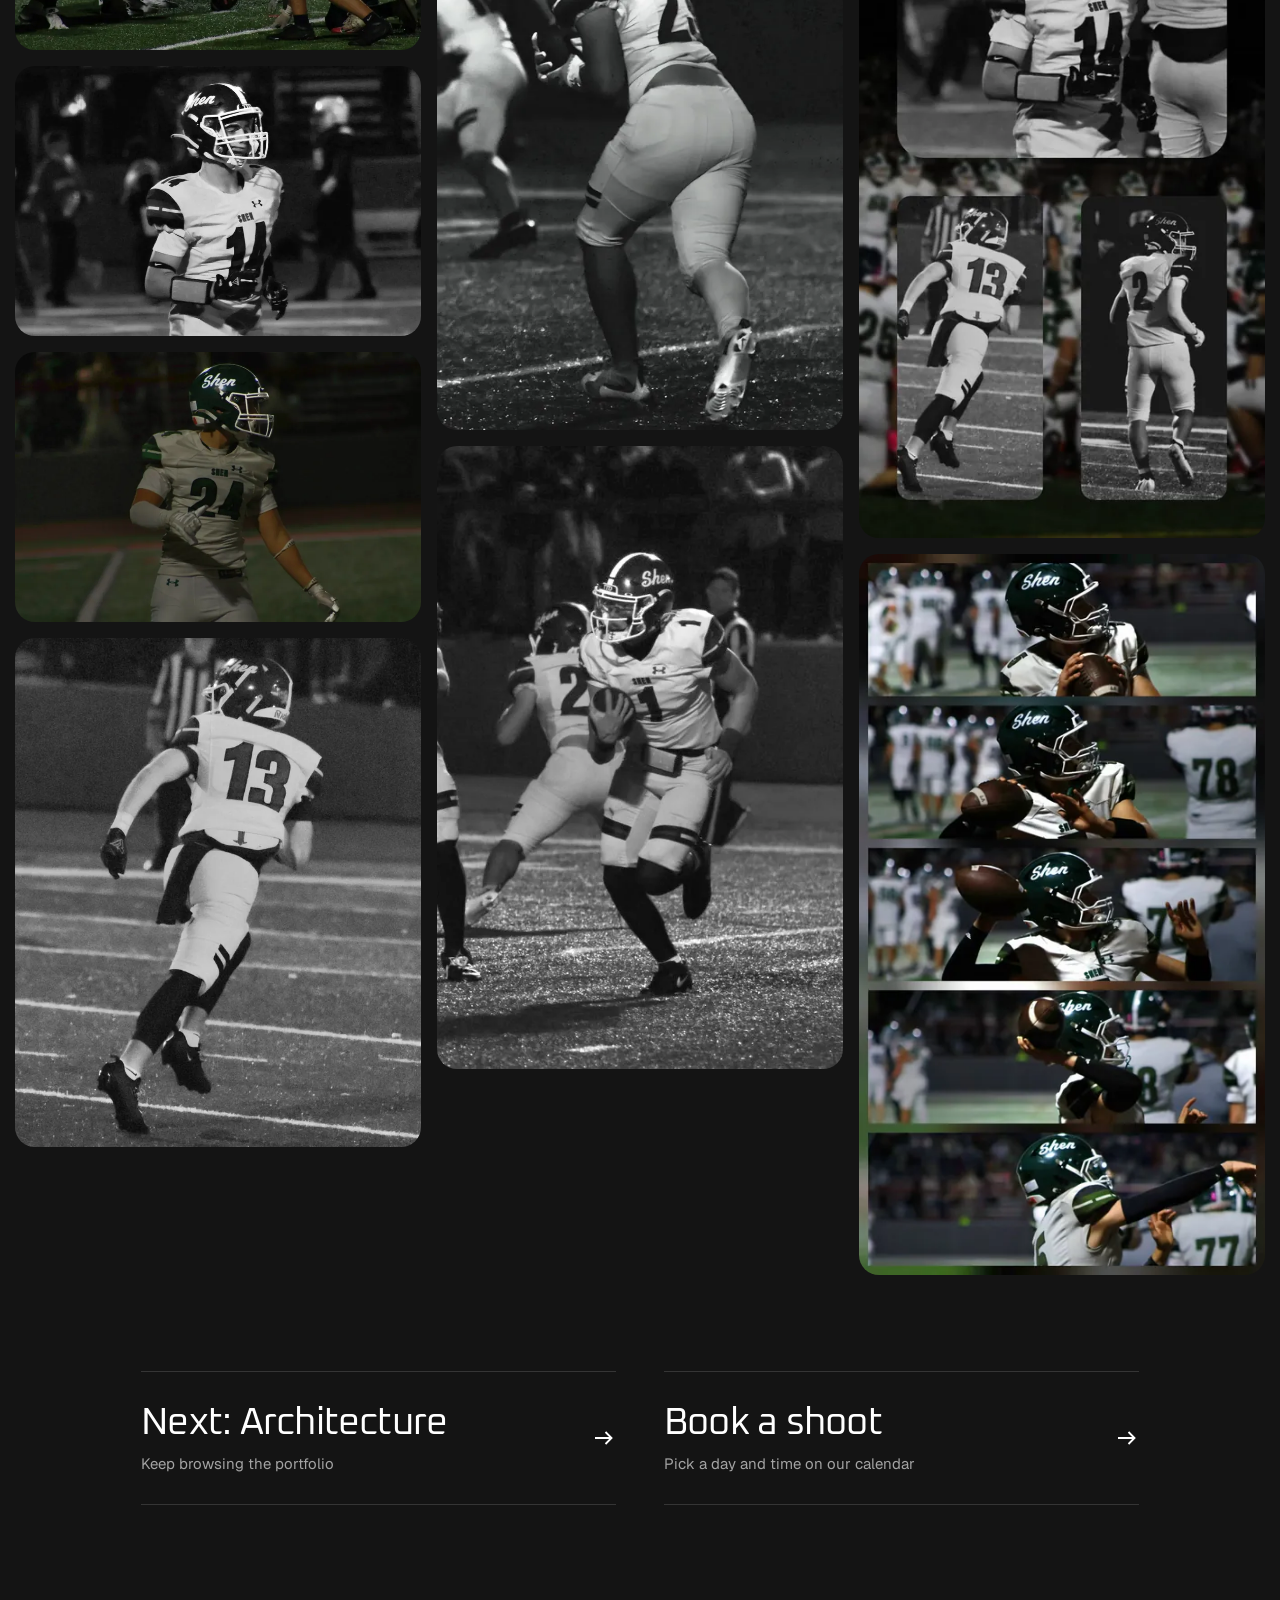
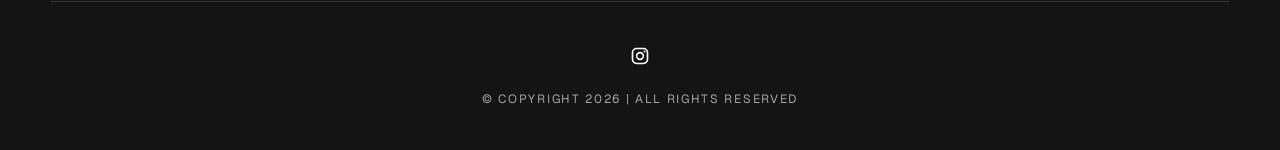
<file: sports/index.html>
<!doctype html>
<!--
  GENERATED FILE: this gallery page is written by tools/build.py from
  tools/galleries.json and tools/gallery-template.html. Edit those and
  run  python3 tools/build.py  instead of editing this file.
  Shares styles.css, script.js, photos/ and img/ with the homepage, one
  folder up, so paths here start with ../
-->
<html lang="en">
<head>
  <meta charset="utf-8">
  <meta name="viewport" content="width=device-width, initial-scale=1">
  <meta name="theme-color" content="#141414">
  <title>Sports | HI STUDIOS 518 Photography</title>
  <meta name="description" content="Sports photography by HI STUDIOS in New York’s 518 area. Games from the sideline under the lights, plus player portraits.">
  <link rel="canonical" href="https://hi-studios.org/sports/">
  <meta property="og:type" content="website">
  <meta property="og:site_name" content="HI STUDIOS">
  <meta property="og:title" content="Sports | HI STUDIOS">
  <meta property="og:description" content="Games from the sideline under the lights, plus player portraits.">
  <meta property="og:url" content="https://hi-studios.org/sports/">
  <meta property="og:image" content="https://hi-studios.org/img/sports/qb-run-color-1600.webp">
  <meta name="twitter:card" content="summary_large_image">
  <link rel="icon" href="data:image/svg+xml,%3Csvg xmlns='http://www.w3.org/2000/svg' viewBox='0 0 32 32'%3E%3Crect width='32' height='32' fill='%230A0A0A'/%3E%3Crect x='7' y='22' width='18' height='3' fill='%23fff'/%3E%3C/svg%3E">
  <link rel="preconnect" href="https://fonts.googleapis.com">
  <link rel="preconnect" href="https://fonts.gstatic.com" crossorigin>
  <link rel="stylesheet" href="https://fonts.googleapis.com/css2?family=Oxanium:wght@400;600&family=Geist:wght@400;700&display=swap">
  <link rel="stylesheet" href="../styles.css">
  <script src="../script.js" defer></script>
</head>
<body class="page-inner">
  <a class="skip-link" href="#main">Skip to content</a>

  <div class="topbar">
    <a href="tel:+15188885992">
      <svg viewBox="0 0 24 24" fill="none" stroke="currentColor" stroke-width="2" stroke-linecap="round" stroke-linejoin="round" aria-hidden="true"><path d="M22 16.9v3a2 2 0 0 1-2.2 2 19.8 19.8 0 0 1-8.6-3.1 19.5 19.5 0 0 1-6-6A19.8 19.8 0 0 1 2.1 4.2 2 2 0 0 1 4.1 2h3a2 2 0 0 1 2 1.7c.1.9.4 1.8.7 2.7a2 2 0 0 1-.5 2.1L8 9.8a16 16 0 0 0 6 6l1.3-1.3a2 2 0 0 1 2.1-.4c.9.3 1.8.6 2.7.7a2 2 0 0 1 1.7 2z"/></svg>
      <span class="visually-hidden">Phone: </span>(518) 888-5992
    </a>
    <span class="topbar__sep" aria-hidden="true"></span>
    <span class="topbar__emails">
      <a href="mailto:ian@hi-studios.org">
        <svg viewBox="0 0 24 24" fill="none" stroke="currentColor" stroke-width="2" aria-hidden="true"><rect x="3" y="5" width="18" height="14" rx="2"/><path d="m3 7 9 6 9-6"/></svg>
        <span class="visually-hidden">Email: </span>ian@hi-studios.org
      </a>
      <span class="topbar__sep" aria-hidden="true"></span>
      <a href="mailto:huntur@hi-studios.org">
        <svg viewBox="0 0 24 24" fill="none" stroke="currentColor" stroke-width="2" aria-hidden="true"><rect x="3" y="5" width="18" height="14" rx="2"/><path d="m3 7 9 6 9-6"/></svg>
        <span class="visually-hidden">Email: </span>huntur@hi-studios.org
      </a>
    </span>
  </div>

  <header class="site-header">
    <ul class="socials" aria-label="Social links">
      <li>
        <a class="social-chip" href="https://www.instagram.com/hi.studios.99/" aria-label="Instagram">
          <svg viewBox="0 0 24 24" fill="none" stroke="currentColor" stroke-width="2" aria-hidden="true"><rect x="3" y="3" width="18" height="18" rx="5"/><circle cx="12" cy="12" r="4"/><circle cx="17.5" cy="6.5" r="1.2" fill="currentColor" stroke="none"/></svg>
        </a>
      </li>
    </ul>

    <div class="brand">
      <a class="wordmark" href="../">HI STUDIOS</a>
      <nav class="site-nav" aria-label="Main">
        <a href="../#work">Work</a>
        <a href="../#portfolio" aria-current="page">Portfolio</a>
        <a href="../about/">About</a>
      </nav>
    </div>

    <a class="btn btn--pill header-cta" href="../book/">Book a shoot</a>

    <button class="menu-toggle" type="button" aria-expanded="false" aria-controls="menu" aria-label="Open menu">
      <span></span><span></span>
    </button>
  </header>

  <dialog class="menu" id="menu" aria-label="Menu">
    <div class="menu__top">
      <a class="wordmark wordmark--small" href="../">HI STUDIOS</a>
      <button class="icon-button menu__close" type="button" aria-label="Close menu">
        <svg viewBox="0 0 24 24" fill="none" stroke="currentColor" stroke-width="1.5" aria-hidden="true"><path d="M5 5l14 14M19 5 5 19"/></svg>
      </button>
    </div>
    <nav class="menu__nav" aria-label="Main">
      <a href="../#work">Work</a>
      <a href="../#portfolio" aria-current="page">Portfolio</a>
      <a href="../about/">About</a>
    </nav>
    <div class="menu__bottom">
      <a class="btn btn--pill" href="../book/">Book a shoot</a>
      <!-- script.js copies the header's social links in here -->
    </div>
  </dialog>

  <main id="main">
    <div class="page-head">
      <p class="eyebrow">Portfolio · 15 photos</p>
      <h1 class="display">Sports</h1>
      <p>Games from the sideline under the lights, plus player portraits.</p>
    </div>

    <section class="gallery-section" aria-label="Sports photos">
      <!-- Any photo opens in the viewer; data-gallery-label is the name it shows -->
      <ul class="gallery" data-gallery-label="_SPORTS">
        <li class="gallery__item" data-reveal="0"><a class="tile" href="../img/sports/qb-run-color-1600.webp"><img src="../img/sports/qb-run-color-800.webp" srcset="../img/sports/qb-run-color-800.webp 800w, ../img/sports/qb-run-color-1600.webp 1600w" sizes="(min-width: 1024px) 30vw, (min-width: 640px) 45vw, 92vw" alt="Qb run color" width="800" height="533" loading="eager"></a></li>
        <li class="gallery__item" data-reveal="1"><a class="tile" href="../img/sports/number-2-back-1600.webp"><img src="../img/sports/number-2-back-800.webp" srcset="../img/sports/number-2-back-800.webp 800w, ../img/sports/number-2-back-1600.webp 1600w" sizes="(min-width: 1024px) 30vw, (min-width: 640px) 45vw, 92vw" alt="Number 2 back" width="585" height="800" loading="eager"></a></li>
        <li class="gallery__item" data-reveal="2"><a class="tile" href="../img/sports/line-of-scrimmage-1600.webp"><img src="../img/sports/line-of-scrimmage-800.webp" srcset="../img/sports/line-of-scrimmage-800.webp 800w, ../img/sports/line-of-scrimmage-1600.webp 1600w" sizes="(min-width: 1024px) 30vw, (min-width: 640px) 45vw, 92vw" alt="Line of scrimmage" width="800" height="591" loading="eager"></a></li>
        <li class="gallery__item" data-reveal="0"><a class="tile" href="../img/sports/number-14-1600.webp"><img src="../img/sports/number-14-800.webp" srcset="../img/sports/number-14-800.webp 800w, ../img/sports/number-14-1600.webp 1600w" sizes="(min-width: 1024px) 30vw, (min-width: 640px) 45vw, 92vw" alt="Number 14" width="800" height="533" loading="lazy"></a></li>
        <li class="gallery__item" data-reveal="1"><a class="tile" href="../img/sports/number-24-1600.webp"><img src="../img/sports/number-24-800.webp" srcset="../img/sports/number-24-800.webp 800w, ../img/sports/number-24-1600.webp 1600w" sizes="(min-width: 1024px) 30vw, (min-width: 640px) 45vw, 92vw" alt="Number 24" width="800" height="533" loading="lazy"></a></li>
        <li class="gallery__item" data-reveal="2"><a class="tile" href="../img/sports/number-13-run-1600.webp"><img src="../img/sports/number-13-run-800.webp" srcset="../img/sports/number-13-run-800.webp 800w, ../img/sports/number-13-run-1600.webp 1600w" sizes="(min-width: 1024px) 30vw, (min-width: 640px) 45vw, 92vw" alt="Number 13 run" width="638" height="800" loading="lazy"></a></li>
        <li class="gallery__item" data-reveal="0"><a class="tile" href="../img/sports/team-line-1600.webp"><img src="../img/sports/team-line-800.webp" srcset="../img/sports/team-line-800.webp 800w, ../img/sports/team-line-1600.webp 1600w" sizes="(min-width: 1024px) 30vw, (min-width: 640px) 45vw, 92vw" alt="Team line" width="800" height="533" loading="lazy"></a></li>
        <li class="gallery__item" data-reveal="1"><a class="tile" href="../img/sports/three-under-lights-1600.webp"><img src="../img/sports/three-under-lights-800.webp" srcset="../img/sports/three-under-lights-800.webp 800w, ../img/sports/three-under-lights-1600.webp 1600w" sizes="(min-width: 1024px) 30vw, (min-width: 640px) 45vw, 92vw" alt="Three under lights" width="800" height="544" loading="lazy"></a></li>
        <li class="gallery__item" data-reveal="2"><a class="tile" href="../img/sports/qb-run-bw-1600.webp"><img src="../img/sports/qb-run-bw-800.webp" srcset="../img/sports/qb-run-bw-800.webp 800w, ../img/sports/qb-run-bw-1600.webp 1600w" sizes="(min-width: 1024px) 30vw, (min-width: 640px) 45vw, 92vw" alt="Qb run bw" width="800" height="611" loading="lazy"></a></li>
        <li class="gallery__item" data-reveal="0"><a class="tile" href="../img/sports/ball-carrier-1600.webp"><img src="../img/sports/ball-carrier-800.webp" srcset="../img/sports/ball-carrier-800.webp 800w, ../img/sports/ball-carrier-1600.webp 1600w" sizes="(min-width: 1024px) 30vw, (min-width: 640px) 45vw, 92vw" alt="Ball carrier" width="513" height="800" loading="lazy"></a></li>
        <li class="gallery__item" data-reveal="1"><a class="tile" href="../img/sports/qb-scramble-1600.webp"><img src="../img/sports/qb-scramble-800.webp" srcset="../img/sports/qb-scramble-800.webp 800w, ../img/sports/qb-scramble-1600.webp 1600w" sizes="(min-width: 1024px) 30vw, (min-width: 640px) 45vw, 92vw" alt="Qb scramble" width="521" height="800" loading="lazy"></a></li>
        <li class="gallery__item" data-reveal="2"><a class="tile" href="../img/sports/number-21-back-1600.webp"><img src="../img/sports/number-21-back-800.webp" srcset="../img/sports/number-21-back-800.webp 800w, ../img/sports/number-21-back-1600.webp 1600w" sizes="(min-width: 1024px) 30vw, (min-width: 640px) 45vw, 92vw" alt="Number 21 back" width="656" height="800" loading="lazy"></a></li>
        <li class="gallery__item" data-reveal="0"><a class="tile" href="../img/sports/walk-to-line-1600.webp"><img src="../img/sports/walk-to-line-800.webp" srcset="../img/sports/walk-to-line-800.webp 800w, ../img/sports/walk-to-line-1600.webp 1600w" sizes="(min-width: 1024px) 30vw, (min-width: 640px) 45vw, 92vw" alt="Walk to line" width="800" height="782" loading="lazy"></a></li>
        <li class="gallery__item" data-reveal="1"><a class="tile" href="../img/sports/collage-trio-1600.webp"><img src="../img/sports/collage-trio-800.webp" srcset="../img/sports/collage-trio-800.webp 800w, ../img/sports/collage-trio-1600.webp 1600w" sizes="(min-width: 1024px) 30vw, (min-width: 640px) 45vw, 92vw" alt="Collage trio" width="450" height="800" loading="lazy"></a></li>
        <li class="gallery__item" data-reveal="2"><a class="tile" href="../img/sports/collage-throw-1600.webp"><img src="../img/sports/collage-throw-800.webp" srcset="../img/sports/collage-throw-800.webp 800w, ../img/sports/collage-throw-1600.webp 1600w" sizes="(min-width: 1024px) 30vw, (min-width: 640px) 45vw, 92vw" alt="Collage throw" width="450" height="800" loading="lazy"></a></li>
      </ul>
    </section>

    <nav class="page-links" aria-label="More from HI STUDIOS">
      <a class="page-link" href="../architecture/">
        <span class="page-link__title">Next: Architecture</span>
        <span class="page-link__text">Keep browsing the portfolio</span>
        <svg viewBox="0 0 16 16" fill="none" stroke="currentColor" stroke-width="1.25" aria-hidden="true"><path d="M2 8h11M9 4l4 4-4 4"/></svg>
      </a>
      <a class="page-link" href="../book/">
        <span class="page-link__title">Book a shoot</span>
        <span class="page-link__text">Pick a day and time on our calendar</span>
        <svg viewBox="0 0 16 16" fill="none" stroke="currentColor" stroke-width="1.25" aria-hidden="true"><path d="M2 8h11M9 4l4 4-4 4"/></svg>
      </a>
    </nav>
  </main>

  <footer class="site-footer">
    <ul class="socials socials--footer" aria-label="Social links">
      <li>
        <a href="https://www.instagram.com/hi.studios.99/" aria-label="Instagram">
          <svg viewBox="0 0 24 24" fill="none" stroke="currentColor" stroke-width="2" aria-hidden="true"><rect x="3" y="3" width="18" height="18" rx="5"/><circle cx="12" cy="12" r="4"/><circle cx="17.5" cy="6.5" r="1.2" fill="currentColor" stroke="none"/></svg>
        </a>
      </li>
    </ul>
    <p>© Copyright <span data-year>2026</span> | All rights reserved</p>
  </footer>
  <dialog class="lightbox" aria-label="Photo viewer">
    <button class="icon-button lightbox__close" type="button" aria-label="Close">
      <svg viewBox="0 0 24 24" fill="none" stroke="currentColor" stroke-width="1.5" aria-hidden="true"><path d="M5 5l14 14M19 5 5 19"/></svg>
    </button>
    <button class="icon-button lightbox__prev" type="button" aria-label="Previous photo">
      <svg viewBox="0 0 24 24" fill="none" stroke="currentColor" stroke-width="1.5" aria-hidden="true"><path d="m15 5-7 7 7 7"/></svg>
    </button>
    <!-- The previous and next photos peek in from the sides on wide screens -->
    <img class="lightbox__peek lightbox__peek--prev" alt="" aria-hidden="true">
    <figure class="lightbox__stage">
      <img class="lightbox__img" alt="">
      <figcaption class="lightbox__count"></figcaption>
    </figure>
    <img class="lightbox__peek lightbox__peek--next" alt="" aria-hidden="true">
    <div class="lightbox__progress" aria-hidden="true"><span></span></div>
    <button class="icon-button lightbox__next" type="button" aria-label="Next photo">
      <svg viewBox="0 0 24 24" fill="none" stroke="currentColor" stroke-width="1.5" aria-hidden="true"><path d="m9 5 7 7-7 7"/></svg>
    </button>
  </dialog>
</body>
</html>
</file>
<file: styles.css>
/* Tokens from DESIGN.md */
:root {
  --black: #141414;
  --white: #FFFFFF;
  --index-white: rgba(255, 255, 255, 0.85);
  --scrim: rgba(10, 10, 10, 0.6);
  --shade: rgba(10, 10, 10, 0.55);
  --clear: rgba(10, 10, 10, 0);
  --track: rgba(255, 255, 255, 0.35);
  --surface: #202020;              /* cards and placeholders, a step up from the page */
  --placeholder: #1C1C1C;
  --hover-fill: #E8E8E8;
  --ink-soft: #A3A3A3;             /* body copy on black: true gray, softer than white */
  --rule: rgba(255, 255, 255, 0.14); /* hairlines */
  --rule-dark: rgba(255, 255, 255, 0.14);
  --radius-card: 20px;
  --accent: #1E40AF;        /* semi-dark blue: the one UI color, for fills */
  --accent-strong: #172F8A; /* hover on blue fills */
  --accent-text: #7B96FF;   /* the same blue lifted for text and icons on black */
  --glow: rgba(30, 64, 175, 0.35);

  --font-display: 'Oxanium', 'Geist', system-ui, sans-serif;
  --font-body: 'Geist', system-ui, sans-serif;

  --margin: max(1rem, 4vw);
  --grid-margin: max(4px, 1.2vw);
  --gutter: 16px;
  --section-space: clamp(3rem, 8vw, 6rem);
  --topbar-h: 40px;
  --ease: cubic-bezier(0.22, 1, 0.36, 1);
}

/* Base */
*, *::before, *::after { box-sizing: border-box; }

html { -webkit-text-size-adjust: 100%; color-scheme: dark; }
@media (prefers-reduced-motion: no-preference) {
  html { scroll-behavior: smooth; }
}
html:has(dialog[open]) { overflow: hidden; }

body {
  margin: 0;
  background: var(--black);
  color: var(--white);
  font-family: var(--font-body);
  font-size: 1.0625rem;
  line-height: 1.65;
  letter-spacing: 0;
  -webkit-font-smoothing: antialiased;
}

img, video { display: block; max-width: 100%; }
a { color: inherit; }
ul { list-style: none; margin: 0; padding: 0; }
p { margin: 0; text-wrap: pretty; }

h1, h2, h3 {
  margin: 0;
  font-family: var(--font-display);
  font-weight: 400;
  letter-spacing: -0.02em;
  text-wrap: balance;
}

/* Big headings: heavier, and white running into the blue at the end */
.display {
  font-weight: 600;
  letter-spacing: -0.03em;
  background: linear-gradient(100deg, var(--white) 30%, var(--accent-text) 100%);
  -webkit-background-clip: text;
  background-clip: text;
  color: transparent;
}

:focus-visible { outline: 2px solid currentColor; outline-offset: 3px; }

.visually-hidden {
  position: absolute;
  width: 1px;
  height: 1px;
  overflow: hidden;
  clip-path: inset(50%);
  white-space: nowrap;
}

.skip-link {
  position: absolute;
  top: 1rem;
  left: 1rem;
  z-index: 100;
  padding: 0.75rem 1.25rem;
  background: var(--white);
  color: var(--black);
  font-weight: 700;
  transform: translateY(-200%);
}
.skip-link:focus { transform: none; }

/* Buttons */
.btn {
  display: inline-flex;
  align-items: center;
  justify-content: center;
  min-height: 44px;
  padding: 15px 26px;
  font: 700 0.8125rem/1 var(--font-body);
  letter-spacing: 0.14em;
  text-transform: uppercase;
  text-decoration: none;
  white-space: nowrap;
  transition: transform 250ms var(--ease), background-color 200ms var(--ease);
}
.btn:active { transform: scale(0.98); }

.btn--pill { border-radius: 9999px; background: var(--accent); color: var(--white); }
.btn--pill:hover { background: var(--accent-strong); }

.btn--keyline { border: 2px solid var(--white); border-radius: 5px; background: var(--black); color: var(--white); }
.btn--keyline:hover { background: #1F1F1F; }

.icon-button {
  display: grid;
  place-items: center;
  width: 44px;
  height: 44px;
  padding: 0;
  border: 0;
  background: none;
  color: inherit;
  cursor: pointer;
}
.icon-button svg { width: 24px; height: 24px; }

/* Top bar: phone and email, above the header */
.topbar {
  position: absolute;
  inset: 0 0 auto;
  z-index: 11;
  display: flex;
  align-items: center;
  justify-content: center;
  gap: 1.5rem;
  height: var(--topbar-h);
  padding: 0 var(--margin);
  background: var(--black);
  color: var(--index-white);
  border-bottom: 1px solid var(--rule-dark);
  font-size: 0.75rem;
  letter-spacing: 0.04em;
  white-space: nowrap;
}
.topbar a {
  display: inline-flex;
  align-items: center;
  gap: 0.45em;
  height: 100%;
  text-decoration: none;
  text-underline-offset: 3px;
  transition: color 200ms var(--ease);
}
.topbar a:hover,
.topbar a:focus-visible { color: var(--white); text-decoration: underline; }
.topbar a:focus-visible { outline-offset: -4px; }
.topbar svg { flex: none; width: 13px; height: 13px; }
.topbar__sep { width: 1px; height: 10px; background: var(--rule-dark); }
.topbar__emails { display: flex; align-items: center; gap: 1.5rem; height: 100%; }

/* Header: sits over the hero, under the top bar */
.site-header {
  position: absolute;
  inset: var(--topbar-h) 0 auto;
  z-index: 10;
  display: grid;
  grid-template-columns: 1fr auto 1fr;
  align-items: center;
  gap: 1.5rem;
  padding: 1.75rem var(--margin) 0;
  color: var(--white);
}

.socials { display: flex; gap: 10px; }

.social-chip {
  display: grid;
  place-items: center;
  width: 44px;
  height: 44px;
  border: 1px solid rgba(255, 255, 255, 0.4);
  border-radius: 50%;
  color: var(--white);
  transition: background-color 200ms var(--ease), color 200ms var(--ease), border-color 200ms var(--ease), transform 250ms var(--ease);
}
.social-chip:hover { border-color: var(--white); background: var(--white); color: var(--black); }
.social-chip:active { transform: scale(0.94); }
.social-chip svg { width: 16px; height: 16px; }

.brand { display: grid; justify-items: center; gap: 0.9rem; }
.wordmark--stuck { display: none; }

/* Once the top of the page scrolls away (script.js adds .is-stuck), the
   header becomes a slim frosted bar fixed to the top of the window */
.site-header.is-stuck {
  position: fixed;
  inset: 0 0 auto;
  z-index: 20;
  padding: 0.6rem var(--margin);
  border-bottom: 1px solid var(--rule);
  background: rgba(20, 20, 20, 0.72);
  -webkit-backdrop-filter: blur(18px) saturate(1.3);
  backdrop-filter: blur(18px) saturate(1.3);
  animation: nav-in 400ms var(--ease) both;
}
.site-header.is-stuck .brand { grid-auto-flow: column; align-items: center; gap: 2.5rem; }
.site-header.is-stuck .wordmark { display: block; font-size: 1.125rem; }
.site-header.is-stuck .social-chip { width: 36px; height: 36px; }
.site-header.is-stuck .social-chip svg { width: 14px; height: 14px; }
.site-header.is-stuck .btn { min-height: 40px; padding: 11px 20px; }
/* On inner pages the header is in the page flow, so the content below keeps
   its place when the header lifts out (script.js sets --header-h) */
html.has-stuck .page-inner main { padding-top: var(--header-h, 0px); }

.wordmark {
  font-family: var(--font-display);
  font-size: 1.75rem;
  line-height: 1;
  letter-spacing: -0.02em;
  text-transform: uppercase;
  text-decoration: none;
}
.wordmark--small { font-size: 1rem; letter-spacing: 0; }

.site-nav { display: flex; gap: clamp(1.5rem, 3vw, 2.5rem); }
.site-nav a {
  position: relative;
  padding: 0.75rem 0 4px;
  font-family: var(--font-display); /* the same face as the wordmark, so they read as one */
  font-size: 0.9375rem;
  font-weight: 400;
  letter-spacing: 0.1em;
  text-decoration: none;
  text-transform: uppercase;
}
.site-nav a::after {
  content: '';
  position: absolute;
  inset: auto 0 0;
  height: 1px;
  margin-right: 0.1em; /* matches the tracking after the last letter */
  background: currentColor;
  transform: scaleX(0);
  transform-origin: left;
  transition: transform 400ms var(--ease);
}
.site-nav a:hover::after,
.site-nav a:focus-visible::after,
.site-nav a[aria-current='page']::after { transform: scaleX(1); }

.header-cta { justify-self: end; }

.menu-toggle {
  display: none;
  gap: 8px;
  place-content: center;
  width: 44px;
  height: 44px;
  padding: 0;
  border: 0;
  background: none;
  cursor: pointer;
}
.menu-toggle span { display: block; width: 34px; height: 1px; background: var(--white); }

/* Mobile menu */
.menu {
  width: 100%;
  max-width: none;
  height: 100%;
  max-height: none;
  margin: 0;
  padding: 1.5rem var(--margin) 2rem;
  border: 0;
  background: var(--black);
  color: var(--white);
}
.menu[open] {
  display: grid;
  grid-template-rows: auto 1fr auto;
  animation: fade-in 300ms var(--ease);
}
.menu::backdrop { background: var(--black); }

.menu__top { display: flex; align-items: center; justify-content: space-between; }
.menu__close { margin-right: -10px; }

.menu__nav { display: grid; align-content: center; }
.menu__nav a {
  font-family: var(--font-display);
  font-size: clamp(2rem, 9vw, 2.5rem);
  line-height: 1.4;
  letter-spacing: -0.02em;
  text-transform: uppercase;
  text-decoration: none;
}
.menu__nav a::before { content: '_'; }
.menu__nav a[aria-current='page'] {
  text-decoration: underline;
  text-decoration-thickness: 1px;
  text-underline-offset: 0.15em;
}

.menu__bottom { display: grid; justify-items: start; gap: 1.5rem; }

/* Inner pages (Behind the Lens, Book a shoot) have no hero photo, so the
   top bar and header sit in the page, on the black band of the page head */
.page-inner .topbar,
.page-inner .site-header { position: relative; inset: auto; }
.page-inner .site-header { background: var(--black); padding-top: 1.5rem; }
.page-inner .site-header.is-stuck { position: fixed; inset: 0 0 auto; padding-top: 0.6rem; background: rgba(20, 20, 20, 0.72); }

.page-head {
  display: grid;
  justify-items: center;
  gap: 1rem;
  position: relative;
  padding: clamp(3rem, 7vw, 5.5rem) var(--margin) clamp(3.5rem, 7vw, 6rem);
  color: var(--white);
  text-align: center;
}
/* A soft blue glow behind the title, so the head isn't a flat black slab */
.page-head::before {
  content: '';
  position: absolute;
  inset: 0;
  z-index: -1;
  background: radial-gradient(60% 80% at 50% 30%, var(--glow), transparent 70%);
  pointer-events: none;
}
.page-head { isolation: isolate; }

.page-head h1 {
  font-size: clamp(3rem, 7.5vw, 6.5rem);
  line-height: 1;
}

/* Small uppercase label above a heading */
.eyebrow {
  font: 700 0.75rem/1 var(--font-body);
  color: var(--accent-text);
  letter-spacing: 0.2em;
  text-transform: uppercase;
}

.page-head p { max-width: 52ch; color: rgba(255, 255, 255, 0.7); }

/* Hero: a carousel of key photos */
.hero {
  --hero-bottom: clamp(1.5rem, 4vh, 2.5rem);
  position: relative;
  min-height: 100dvh;
  overflow: hidden;
  background: var(--black);
  color: var(--white);
  touch-action: pan-y;
}

/* Name and tagline, centered across the photos and a little above the
   middle, so it clears the faces in the key photos. It lets clicks and
   swipes through to the carousel underneath */
.hero__title {
  position: absolute;
  top: max(36%, 14rem); /* the minimum keeps it clear of the header on short screens */
  left: 50%;
  z-index: 1;
  display: grid;
  justify-items: center;
  gap: clamp(0.6rem, 1.2vw, 1rem);
  width: max-content;
  max-width: calc(100% - 2 * var(--margin));
  text-align: center;
  transform: translate(-50%, -50%);
  pointer-events: none;
}
.hero__name, .hero__tagline { animation: rise-in 1100ms var(--ease) both; }
.hero__tagline { animation-delay: 180ms; }
.site-header, .slide figcaption, .carousel-controls { animation: fade-in 900ms var(--ease) 400ms both; }

/* A soft shade behind the title keeps it readable on bright photos */
.hero__title::before {
  content: '';
  position: absolute;
  inset: -55% -30%;
  z-index: -1;
  background: radial-gradient(closest-side, var(--shade) 50%, var(--clear));
}

.hero__name {
  font-weight: 600;
  font-size: clamp(3.5rem, 10vw, 9rem);
  line-height: 0.9;
  white-space: nowrap;
}

.hero__tagline {
  padding-left: 0.32em; /* evens out the spacing after the last letter */
  font: 700 clamp(0.875rem, 1.2vw, 1.125rem)/1.2 var(--font-body);
  letter-spacing: 0.32em;
  text-transform: uppercase;
}

.slides,
.slide {
  position: absolute;
  inset: 0;
  margin: 0;
}
/* script.js moves the photos a little slower than the page on scroll */
.slides { transform: translate3d(0, var(--parallax, 0px), 0); will-change: transform; }

.slide {
  opacity: 0;
  transition: opacity 1200ms var(--ease);
}
.slide.is-active { opacity: 1; }

/* Each photo eases out of a slight zoom while it's showing */
.slide img {
  width: 100%;
  height: 100%;
  object-fit: cover;
  transform: scale(1.06);
  transition: transform 8s linear;
}
.slide.is-active img { transform: none; }

/* Fades at the top and bottom keep the header and caption readable */
.slide::after {
  content: '';
  position: absolute;
  inset: 0;
  /* The top fade starts under the top bar, so the header keeps its contrast */
  background: linear-gradient(to bottom, var(--scrim) calc(var(--topbar-h) + 6%), var(--clear) calc(var(--topbar-h) + 36%), var(--clear) 55%, var(--scrim) 100%);
  pointer-events: none;
}

.slide figcaption {
  position: absolute;
  bottom: var(--hero-bottom);
  left: var(--margin);
  z-index: 1;
}

.slide__caption {
  display: inline-flex;
  align-items: center;
  min-height: 44px;
  font-family: var(--font-display);
  font-size: clamp(1.25rem, 2vw, 1.875rem);
  letter-spacing: -0.01em;
  text-transform: uppercase;
  text-decoration: none;
}
.slide__caption svg {
  width: 0.6em;
  height: 0.6em;
  margin-left: 0.4em;
  transition: transform 300ms var(--ease);
}
.slide__caption:hover svg { transform: translateX(0.2em); }

.carousel-controls {
  position: absolute;
  right: var(--margin);
  bottom: var(--hero-bottom);
  z-index: 2;
  display: flex;
  align-items: center;
  gap: 0.5rem;
}

.dots { display: flex; }

/* A thin bar inside a 44px-tall button; the active one fills as it plays */
.dot {
  display: grid;
  align-items: center;
  width: 48px;
  height: 44px;
  padding: 0 4px;
  border: 0;
  background: none;
  cursor: pointer;
}
.dot span {
  position: relative;
  height: 2px;
  overflow: hidden;
  background: var(--track);
}
.dot span::after {
  content: '';
  position: absolute;
  inset: 0;
  background: var(--white);
  transform: scaleX(0);
  transform-origin: left;
}
.dot.is-active span::after { transform: none; }
.hero.is-playing .dot.is-active span::after { animation: dot-fill var(--slide-ms, 6500ms) linear both; }

.carousel-toggle {
  display: grid;
  place-items: center;
  width: 44px;
  height: 44px;
  padding: 0;
  border: 0;
  background: none;
  color: var(--white);
  cursor: pointer;
}
.carousel-toggle svg { width: 18px; height: 18px; }
.carousel-toggle .icon-play,
.carousel-toggle.is-paused .icon-pause { display: none; }
.carousel-toggle.is-paused .icon-play { display: block; }

/* Portfolio: one cover photo per category */
.portfolio { padding: var(--section-space) var(--grid-margin) 0; }

.categories {
  display: grid;
  grid-template-columns: repeat(5, minmax(0, 1fr));
  gap: var(--gutter);
}

.category {
  position: relative;
  display: block;
  aspect-ratio: 4 / 5;
  overflow: hidden;
  border-radius: var(--radius-card);
  background: var(--black);
  color: var(--white);
  text-decoration: none;
  isolation: isolate;
}
.category img {
  width: 100%;
  height: 100%;
  object-fit: cover;
  transition: transform 900ms var(--ease), opacity 500ms var(--ease);
}
.category::after {
  content: '';
  position: absolute;
  inset: 0;
  background: linear-gradient(to top, rgba(10, 10, 10, 0.78) 0%, rgba(10, 10, 10, 0.25) 45%, var(--clear) 70%);
}
.category:hover img, .category:focus-visible img { transform: scale(1.05); }

.category__body {
  position: absolute;
  inset: auto 0 0;
  z-index: 3;
  display: grid;
  gap: 0.35rem;
  padding: 1.25rem;
}
.category__name {
  font-family: var(--font-display);
  font-size: clamp(1.25rem, 1.6vw, 1.5rem);
  line-height: 1.1;
  letter-spacing: -0.01em;
  text-transform: uppercase;
}
.category__name::before { content: '_'; }
/* A short blue bar under the name draws in on hover */
.category__name::after {
  content: '';
  display: block;
  width: 2rem;
  height: 2px;
  margin-top: 0.5rem;
  background: var(--accent);
  transform: scaleX(0);
  transform-origin: left;
  transition: transform 500ms var(--ease);
}
.category:hover .category__name::after,
.category:focus-visible .category__name::after { transform: none; }
.category__text {
  max-height: 0;
  overflow: hidden;
  color: rgba(255, 255, 255, 0.8);
  font-size: 0.875rem;
  line-height: 1.45;
  opacity: 0;
  transition: max-height 500ms var(--ease), opacity 400ms var(--ease);
}
.category:hover .category__text,
.category:focus-visible .category__text { max-height: 6rem; opacity: 1; }

/* Contact card: the photo CTA style, opened up into a short list */
.contact-card {
  width: 100%;
  margin-top: 0.75rem;
  padding: 1.75rem 2.25rem 1.25rem;
  border-radius: var(--radius-card);
  background: var(--accent);
  color: var(--white);
}

/* Under the category tiles: the label on the left, the links in a row */
.contact-card--band {
  display: grid;
  grid-template-columns: auto minmax(0, 1fr);
  align-items: center;
  gap: 1rem 3rem;
  margin: var(--gutter) 0 0;
  padding: 1.5rem 2.25rem;
}
.contact-card--band .contact-card__title { margin: 0; }
.contact-card--band .contact-card__list {
  display: grid;
  grid-template-columns: repeat(4, auto);
  justify-content: space-between;
  gap: 0 1.5rem;
}
.contact-card--band .contact-card__list li + li { border-top: 0; }

.contact-card__title {
  margin: 0 0 0.75rem;
  font: 700 0.75rem/1 var(--font-body);
  letter-spacing: 0.2em;
  text-transform: uppercase;
  opacity: 0.7;
}

.contact-card__list li + li { border-top: 1px solid rgba(255, 255, 255, 0.2); }

.contact-card__list a {
  display: flex;
  align-items: center;
  gap: 0.75rem;
  min-height: 52px;
  font-size: 1rem;
  text-decoration: none;
  text-underline-offset: 4px;
  overflow-wrap: anywhere;
  transition: opacity 200ms var(--ease);
}
.contact-card__list a:hover { opacity: 0.7; }
.contact-card__list svg { flex: none; width: 18px; height: 18px; opacity: 0.7; }

/* Selected work */
.work { padding: var(--section-space) var(--grid-margin) 0; }

/* Heading row above a section: title left, a small link right */
.section-head {
  display: flex;
  align-items: end;
  justify-content: space-between;
  gap: 1rem 2rem;
  flex-wrap: wrap;
  margin: 0 calc(var(--margin) - var(--grid-margin)) clamp(1.5rem, 3vw, 2.25rem);
}
.section-head { position: relative; isolation: isolate; }
.section-head::before {
  content: '';
  position: absolute;
  inset: -80% auto -80% -8%;
  z-index: -1;
  width: min(60%, 640px);
  background: radial-gradient(50% 50% at 30% 50%, var(--glow), transparent 70%);
  pointer-events: none;
}
.section-head h2 {
  display: grid;
  gap: 0.75rem;
  font-size: clamp(2.5rem, 5vw, 4.5rem);
  line-height: 1;
}
.section-head h2 .display { padding-bottom: 0.08em; } /* room for descenders inside the clip */
.section-head .eyebrow { font-family: var(--font-body); letter-spacing: 0.2em; }
.section-head__link {
  display: inline-flex;
  align-items: center;
  gap: 0.5em;
  min-height: 44px;
  font: 700 0.75rem/1 var(--font-body);
  letter-spacing: 0.14em;
  text-transform: uppercase;
  text-decoration: none;
}
.section-head__link { color: var(--accent-text); }
.section-head__link svg { width: 14px; height: 14px; transition: transform 300ms var(--ease); }
.section-head__text { max-width: 38ch; color: var(--ink-soft); font-size: 1rem; }
.section-head__link:hover svg { transform: translateX(0.2rem); }

/* Mixed-size mosaic: six columns of near-square cells; items span them */
.mosaic {
  --cell: calc((100vw - 2 * var(--grid-margin) - 5 * var(--gutter)) / 6);
  display: grid;
  grid-template-columns: repeat(6, minmax(0, 1fr));
  grid-auto-rows: calc(var(--cell) * 1.1);
  grid-auto-flow: dense;
  gap: var(--gutter);
}
.mosaic__item--big { grid-column: span 2; grid-row: span 2; }
.mosaic__item--wide { grid-column: span 2; }
.mosaic__item--tall { grid-row: span 2; }

.tile {
  display: block;
  height: 100%;
  overflow: hidden;
  border-radius: var(--radius-card);
  background: var(--placeholder);
}
.tile img {
  width: 100%;
  height: 100%;
  object-fit: cover;
  transition: transform 900ms var(--ease), opacity 500ms var(--ease);
}
.tile:hover img { transform: scale(1.04); }

/* A soft light follows the pointer over a photo tile, with a blue edge on
   the tile it's over (script.js sets --mx and --my) */
@media (hover: hover) {
  .tile, .category { position: relative; }
  .tile::before, .category::before {
    content: '';
    position: absolute;
    inset: 0;
    z-index: 2;
    border-radius: inherit;
    background: radial-gradient(260px circle at var(--mx, 50%) var(--my, 50%), rgba(255, 255, 255, 0.16), transparent 60%);
    box-shadow: inset 0 0 0 1px rgba(123, 150, 255, 0.55);
    opacity: 0;
    transition: opacity 350ms var(--ease);
    pointer-events: none;
  }
  .tile:hover::before, .category:hover::before { opacity: 1; }
}


/* Gallery pages (portraits/, sports/, ...): photos flow down three columns
   at their own proportions, nothing cropped */
.gallery-section { padding: 0 var(--grid-margin); }
.gallery {
  columns: 3;
  column-gap: var(--gutter);
  max-width: 1600px;
  margin: 0 auto;
  padding: 0;
  list-style: none;
}
.gallery__item { break-inside: avoid; margin-bottom: var(--gutter); }
.gallery__item .tile { display: block; }
.gallery__item img { width: 100%; height: auto; aspect-ratio: auto; display: block; }

/* About */
.about {
  display: grid;
  grid-template-columns: auto minmax(0, 1fr);
  align-items: center;
  gap: clamp(2rem, 5vw, 4rem);
  max-width: 1100px;
  margin: 0 auto;
  padding: var(--section-space) var(--margin) 0;
}

.about__portrait {
  width: clamp(180px, 26vw, 330px);
  height: auto;
  aspect-ratio: 1;
  border-radius: 50%;
  object-fit: cover;
  background: var(--placeholder);
}

.about__text { display: grid; gap: 1.25rem; max-width: 60ch; color: var(--ink-soft); font-size: 1.125rem; }

/* Booking: Google Calendar's booking page, embedded */
.booking {
  display: grid;
  gap: 1.5rem;
  max-width: 1100px;
  margin: 0 auto;
  padding: clamp(2rem, 5vw, 4rem) var(--margin) 0;
}

/* Google switches to a taller one-column layout below about 600px wide,
   so the frame's height follows its own width */
.booking__frame {
  container-type: inline-size;
  overflow: hidden;
  border-radius: var(--radius-card);
  background: var(--white);
}
.booking__frame iframe {
  display: block;
  width: 100%;
  height: 690px;
  border: 0;
}
@container (max-width: 599px) {
  .booking__frame iframe { height: 1150px; }
}

/* Google centers its calendar, so the link and card under it are centered too */
.booking__alt { justify-self: center; margin-top: -0.75rem; font-size: 1rem; }
.booking__alt a {
  display: inline-flex;
  align-items: center;
  min-height: 44px;
  text-underline-offset: 4px;
}
.booking__alt a:hover { color: var(--accent-text); }

.booking .contact-card { justify-self: center; max-width: 560px; margin-top: 0; }

/* Links to the other pages, at the end of each page */
.page-links {
  display: grid;
  grid-template-columns: repeat(2, minmax(0, 1fr));
  column-gap: clamp(1.5rem, 4vw, 3rem);
  max-width: 1100px;
  margin: 0 auto;
  padding: var(--section-space) var(--margin);
}

.page-link {
  display: grid;
  grid-template-columns: minmax(0, 1fr) auto;
  align-items: center;
  column-gap: 1rem;
  padding: 1.75rem 0;
  border-block: 1px solid var(--rule);
  text-decoration: none;
}

.page-link__title {
  font-family: var(--font-display);
  font-size: clamp(1.75rem, 3vw, 2.75rem);
  line-height: 1.2;
  letter-spacing: -0.02em;
  text-decoration-thickness: 1px;
  text-underline-offset: 0.12em;
}
.page-link:hover .page-link__title { color: var(--accent-text); }

.page-link__text { grid-column: 1; margin-top: 0.35rem; color: var(--ink-soft); font-size: 0.9375rem; }

.page-link svg {
  grid-column: 2;
  grid-row: 1 / span 2;
  width: 1.5rem;
  height: 1.5rem;
  transition: transform 300ms var(--ease);
}
.page-link:hover svg { color: var(--accent-text); transform: translateX(0.3rem); }

/* Footer */
.site-footer {
  display: grid;
  justify-items: center;
  gap: 0.75rem;
  margin: 0 var(--margin);
  padding: 2rem 0 2.5rem;
  border-top: 1px solid var(--rule);
  color: var(--ink-soft);
  font-size: 0.75rem;
  letter-spacing: 0.14em;
  text-transform: uppercase;
}

.socials--footer { gap: 0; }
.socials--footer a {
  display: grid;
  place-items: center;
  width: 44px;
  height: 44px;
  transition: opacity 200ms var(--ease);
}
.socials--footer a:hover { color: var(--accent-text); }
.socials--footer a { color: var(--white); }
.socials--footer svg { width: 20px; height: 20px; }

/* Lightbox */
.lightbox {
  width: 100%;
  max-width: none;
  height: 100%;
  max-height: none;
  margin: 0;
  padding: 0;
  overflow: hidden; /* the peeking photos hang past the edges; arrow keys must not scroll them into view */
  border: 0;
  background: var(--black);
  color: var(--white);
}
.lightbox[open] {
  display: grid;
  grid-template-columns: 5rem minmax(0, 1fr) 5rem;
  align-items: center;
  animation: lightbox-in 300ms var(--ease);
}
.lightbox::backdrop { background: var(--black); }

.lightbox__stage {
  display: grid;
  place-items: center;
  height: 100dvh;
  margin: 0;
  touch-action: pan-y;
}

.lightbox__img {
  max-height: calc(100dvh - 8rem);
  object-fit: contain;
  opacity: 0;
  transform: scale(0.98);
  transition: opacity 400ms var(--ease), transform 500ms var(--ease);
  user-select: none;
}
.lightbox__img.is-loaded { opacity: 1; transform: none; }

/* The previous and next photos peek in from the edges, dimmed; a click steps */
.lightbox__peek {
  position: absolute;
  top: 50%;
  width: 16vw;
  max-width: 260px;
  height: 56vh;
  object-fit: cover;
  border-radius: var(--radius-card);
  opacity: 0;
  filter: brightness(0.45);
  cursor: pointer;
  transition: opacity 400ms var(--ease), transform 500ms var(--ease), filter 300ms var(--ease);
}
.lightbox__peek--prev { left: 0; transform: translate(-55%, -50%); }
.lightbox__peek--next { right: 0; transform: translate(55%, -50%); }
.lightbox__peek[src] { opacity: 1; }
.lightbox__peek:hover { filter: brightness(0.7); }
.lightbox__peek--prev:hover { transform: translate(-48%, -50%); }
.lightbox__peek--next:hover { transform: translate(48%, -50%); }
.lightbox.is-single .lightbox__peek { display: none; }

/* A thin blue bar shows where you are in the gallery */
.lightbox__progress {
  position: absolute;
  bottom: 3.5rem;
  left: 50%;
  width: min(240px, 40vw);
  height: 2px;
  overflow: hidden;
  border-radius: 2px;
  background: var(--rule);
  transform: translateX(-50%);
}
.lightbox__progress span {
  display: block;
  height: 100%;
  background: var(--accent-text);
  transform-origin: left;
  transition: transform 400ms var(--ease);
}
.lightbox.is-single .lightbox__progress { display: none; }

.lightbox__count {
  position: absolute;
  bottom: 1.5rem;
  left: 50%;
  color: var(--index-white);
  font-size: 0.875rem;
  font-variant-numeric: tabular-nums;
  letter-spacing: 0.08em;
  text-transform: uppercase;
  white-space: nowrap;
  transform: translateX(-50%);
}

.lightbox__close { position: absolute; top: 1rem; right: 1rem; z-index: 1; }
.lightbox__prev, .lightbox__next {
  position: relative; /* above the peeking photos */
  z-index: 2;
  justify-self: center;
  border-radius: 50%;
  background: rgba(20, 20, 20, 0.6);
}
.lightbox.is-single .lightbox__prev,
.lightbox.is-single .lightbox__next { visibility: hidden; }

/* Reveal on scroll (classes added by script.js) */
.reveal {
  opacity: 0;
  transform: translateY(24px);
  transition: opacity 800ms var(--ease), transform 800ms var(--ease);
  transition-delay: calc(var(--i, 0) * 80ms);
}
.reveal.is-in { opacity: 1; transform: none; }

.fade { opacity: 0; transition: opacity 500ms var(--ease); }
.fade.is-loaded { opacity: 1; }

@keyframes fade-in { from { opacity: 0; } }
@keyframes rise-in { from { opacity: 0; transform: translateY(28px); } }
@keyframes nav-in { from { opacity: 0; transform: translateY(-100%); } }
@keyframes dot-fill { from { transform: scaleX(0); } to { transform: none; } }
@keyframes lightbox-in { from { opacity: 0; transform: scale(0.98); } }

/* Tablet */
@media (max-width: 1023px) {
  .categories { grid-template-columns: repeat(3, minmax(0, 1fr)); }
  .contact-card--band { grid-template-columns: minmax(0, 1fr); }
  .contact-card--band .contact-card__list { grid-template-columns: repeat(2, auto); justify-content: start; gap: 0 2rem; }
  .mosaic { --cell: calc((100vw - 2 * var(--grid-margin) - 3 * var(--gutter)) / 4); grid-template-columns: repeat(4, minmax(0, 1fr)); }
  .gallery { columns: 2; }
}

/* Phone */
@media (max-width: 767px) {
  :root { --topbar-h: 44px; }

  .site-header { grid-template-columns: 1fr auto; padding-top: 1.5rem; }
  .site-header > .socials,
  .site-nav,
  .header-cta { display: none; }
  .brand { justify-items: start; }
  .site-header .wordmark { font-size: 1rem; letter-spacing: 0; }
  .menu-toggle { display: grid; margin-right: -5px; }

  /* Caption sits above the controls, both on the left */
  .hero { --hero-bottom: 1.25rem; }
  .hero__title { top: max(36%, 10.75rem); }
  .slide figcaption { bottom: calc(var(--hero-bottom) + 48px); }
  .carousel-controls { right: auto; left: calc(var(--margin) - 4px); gap: 0.25rem; }
  .dot { width: 40px; }

  :root { --radius-card: 14px; }
  .contact-card { padding: 1.5rem 1.25rem 1rem; }

  .portfolio, .work { padding: var(--section-space) 8px 0; }
  .section-head { margin-inline: calc(var(--margin) - 8px); }
  .categories { grid-template-columns: repeat(2, minmax(0, 1fr)); gap: 8px; }
  .category__body { padding: 0.9rem; }
  .category__text { display: none; }
  .contact-card--band { margin-top: 8px; padding: 1.25rem; }
  .contact-card--band .contact-card__list { grid-template-columns: minmax(0, 1fr); gap: 0; }
  .contact-card--band .contact-card__list li + li { border-top: 1px solid rgba(255, 255, 255, 0.2); }
  .mosaic { --cell: calc((100vw - 16px - 8px) / 2); grid-template-columns: repeat(2, minmax(0, 1fr)); gap: 8px; }
  .mosaic__item--big { grid-column: span 2; grid-row: span 2; }
  .mosaic__item--wide { grid-column: span 2; grid-row: span 1; }
  .gallery-section { padding: 0 8px; }
  .gallery { columns: 2; column-gap: 8px; }
  .gallery__item { margin-bottom: 8px; }

  .about { grid-template-columns: minmax(0, 1fr); justify-items: center; }

  .page-links { grid-template-columns: minmax(0, 1fr); }
  .page-link + .page-link { border-top: 0; }

  .lightbox[open] { grid-template-columns: minmax(0, 1fr); }
  .lightbox__stage { grid-row: 1; grid-column: 1; }
  .lightbox__img { max-height: calc(100dvh - 9rem); }
  .lightbox__prev, .lightbox__next { position: absolute; bottom: 0.75rem; }
  .lightbox__peek { display: none; }
  .lightbox__progress { bottom: 4rem; }
  .lightbox__prev { left: 0.5rem; }
  .lightbox__next { right: 0.5rem; }
}

/* Narrow phones: the top bar puts the phone number on one line and both
   emails on the next, and the carousel title moves down to clear it */
@media (max-width: 559px) {
  :root { --topbar-h: 80px; }
  .topbar { flex-wrap: wrap; align-content: center; row-gap: 0; }
  .topbar > .topbar__sep { display: none; }
  .topbar > a,
  .topbar__emails { height: 40px; }
  .topbar__emails { flex-basis: 100%; justify-content: center; gap: 0.75rem; }
  .hero__title { top: max(36%, 12.75rem); }
}

/* Very narrow phones: each email gets a line of its own too */
@media (max-width: 359px) {
  :root { --topbar-h: 120px; }
  .topbar__emails { flex-wrap: wrap; align-content: center; row-gap: 0; height: 80px; }
  .topbar__emails > .topbar__sep { display: none; }
  .topbar__emails > a { flex-basis: 100%; justify-content: center; height: 40px; }
  .hero__title { top: max(36%, 15.25rem); }
}

@media (prefers-reduced-motion: reduce) {
  *, *::before, *::after {
    animation-duration: 1ms !important;
    transition-duration: 1ms !important;
    transition-delay: 0ms !important;
  }
}
</file>
